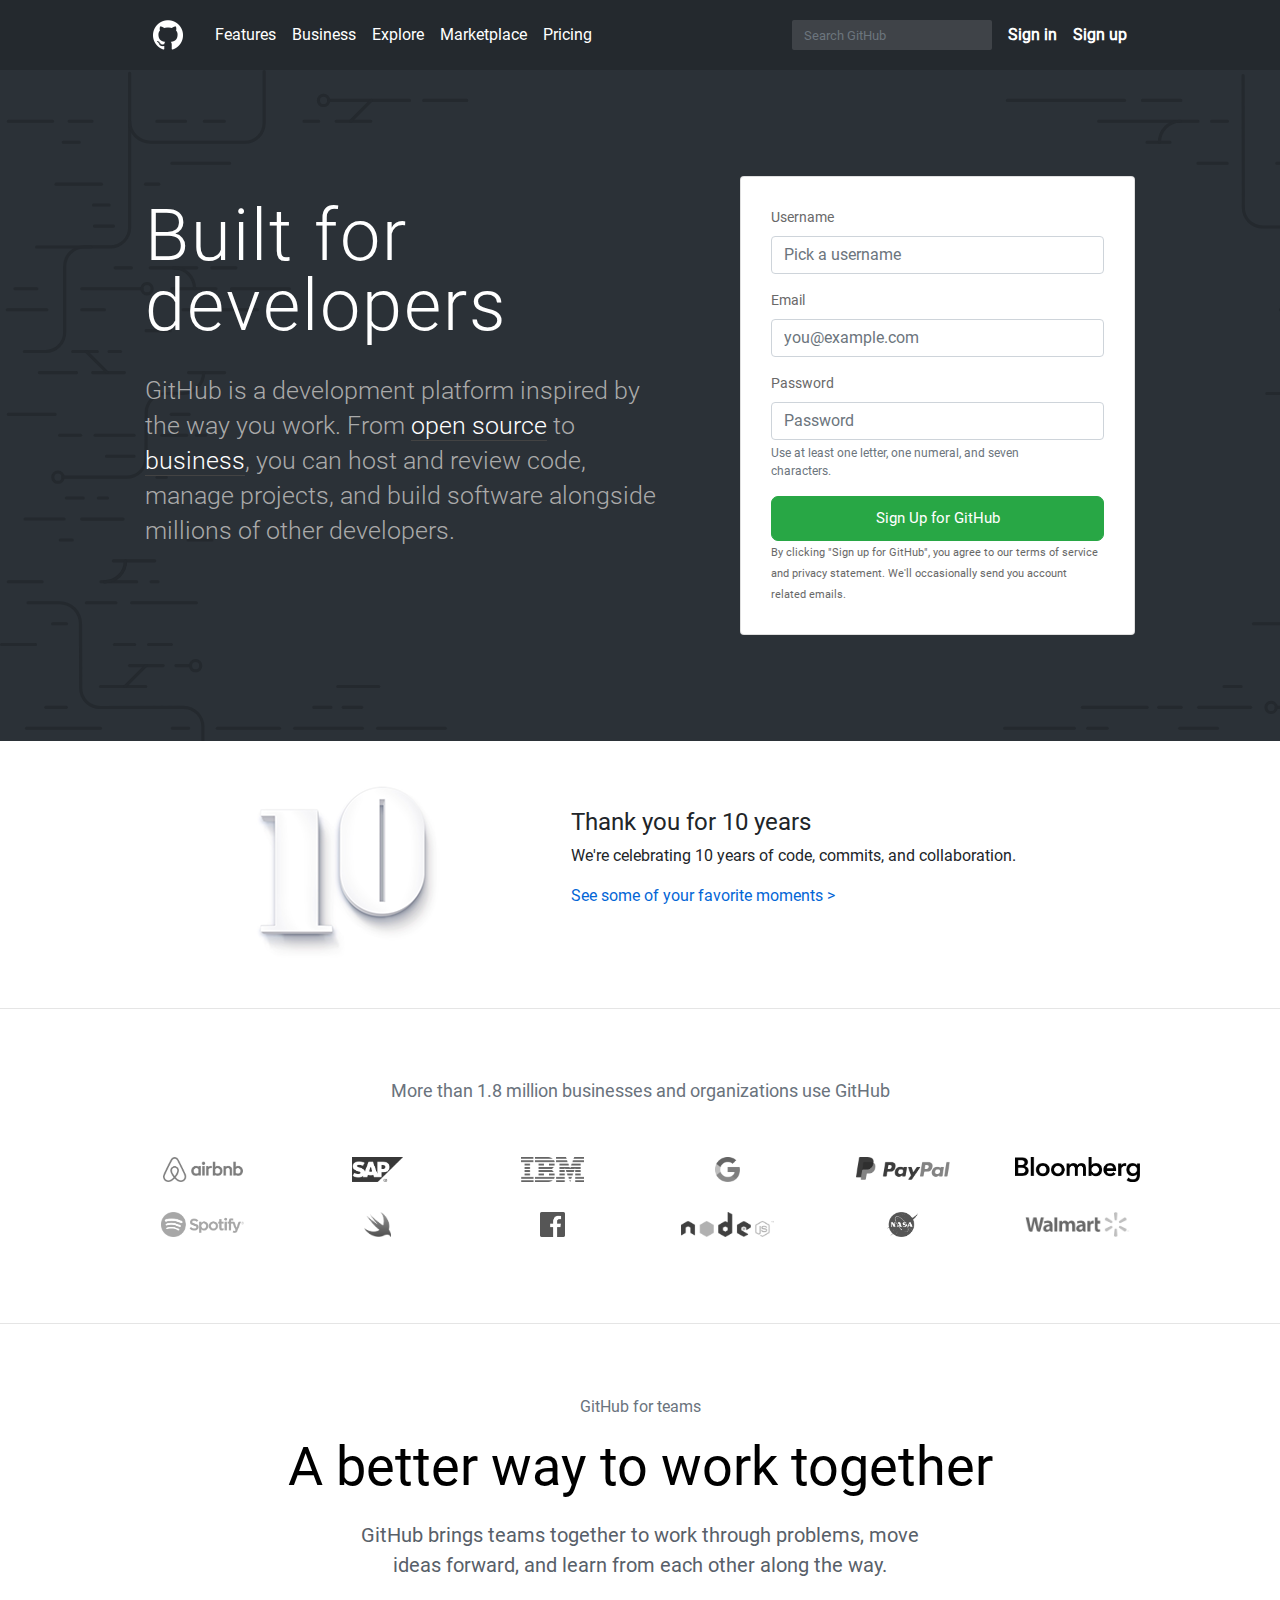
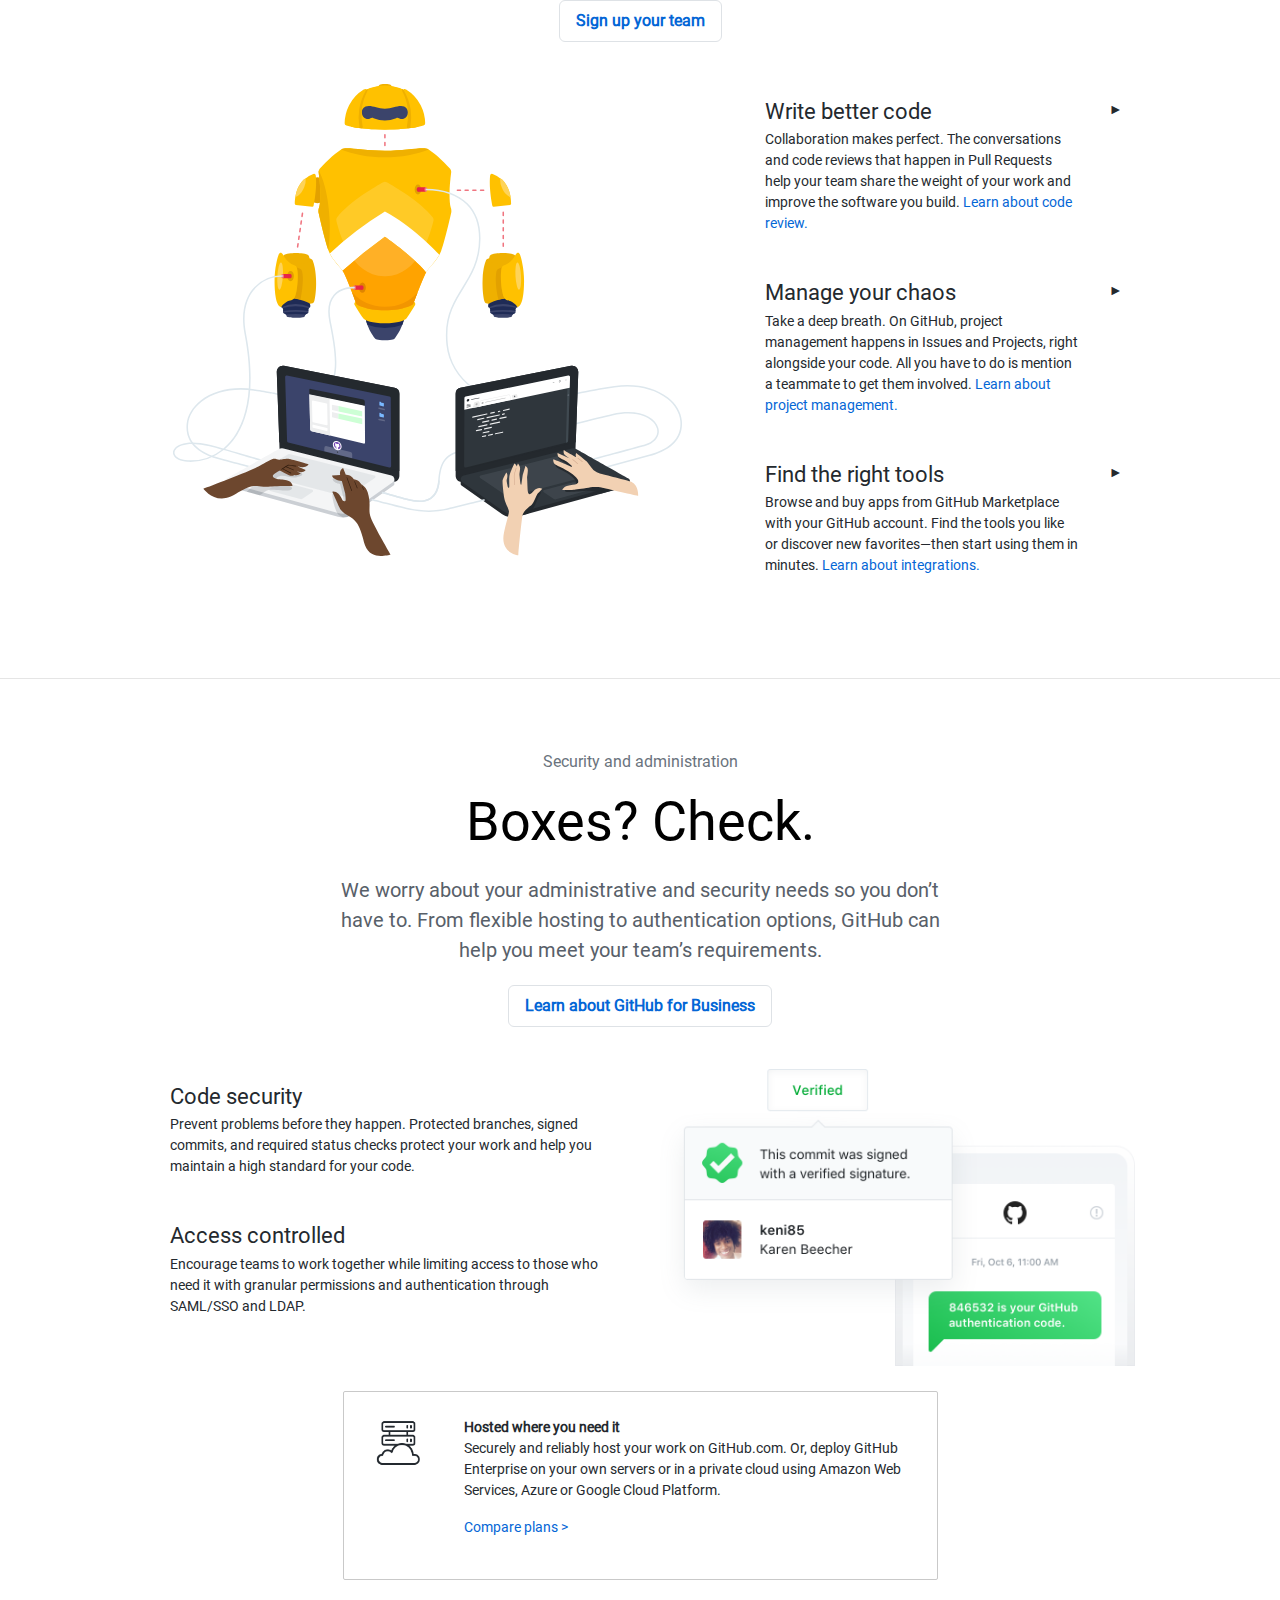
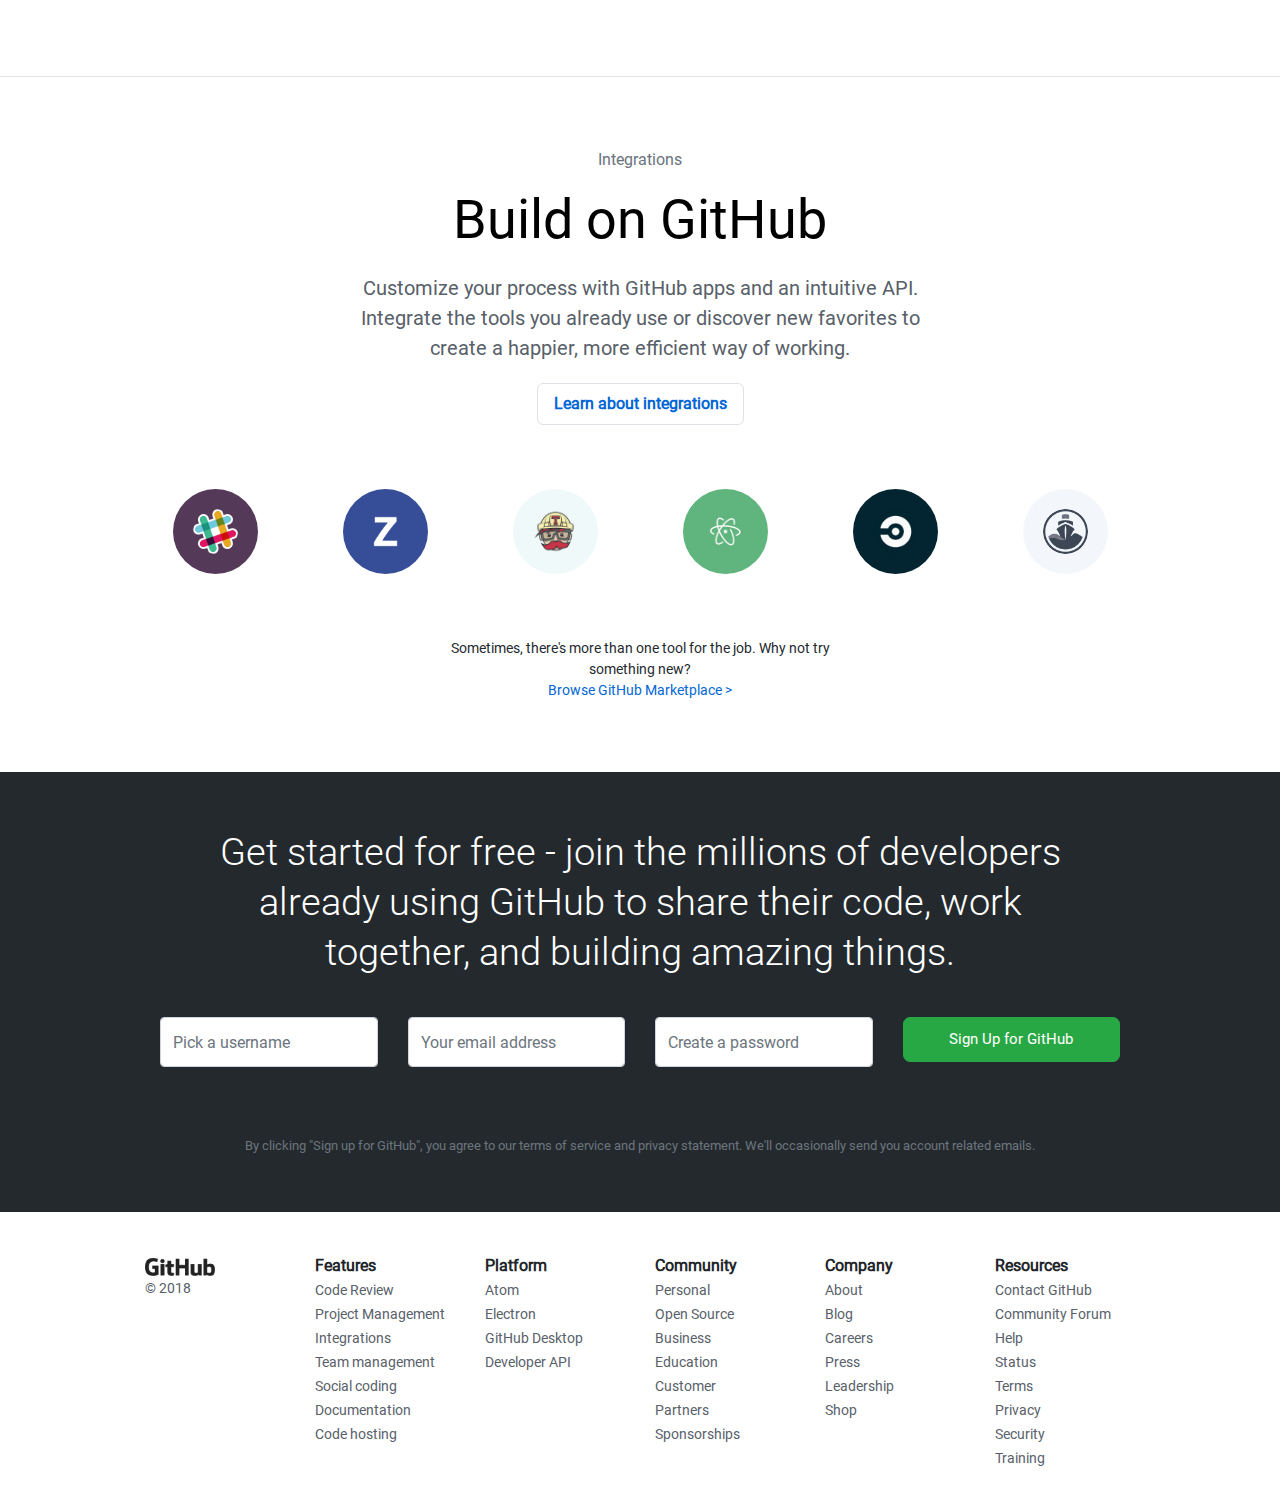
<file: GitHub/index.html>
<!DOCTYPE html>
<html lang="en">
	
   <head>
      <meta charset="UTF-8">
      <meta http-equiv="X-UA-Compatible" content="IE=edge">
      <meta name="viewport" content="width=device-width, initial-scale=1">
      <title>The world’s leading software development platform · GitHub</title>
      <!-- Bootstrap -->
      <link href="css/bootstrap-4.0.0.css" rel="stylesheet">
      <link href="css/custom.css" rel="stylesheet">
   </head>
	
   <body>
	   <!-- Navigation Bar -->
      <nav class="navbar navbar-expand-lg navbar-dark bg-dark bg-dark-grey" id="mainnav">
         <div class="container">
            <a class="navbar-brand" href="index.html"><img src="images/github_icon.png" id="brandicon" alt="GitHub Logo"></a>
            <button class="navbar-toggler" type="button" data-toggle="collapse" data-target="#navbarSupportedContent" aria-controls="navbarSupportedContent" aria-expanded="false" aria-label="Toggle navigation"> <span class="navbar-toggler-icon"></span> </button>
            <div class="collapse navbar-collapse" id="navbarSupportedContent">
               <hr class="hide-desktop sm-blank">
               <ul class="navbar-nav mr-auto">
                  <li class="nav-item"> <a class="nav-link" href="features.html">Features</a> </li>
                  <li class="nav-item"> <a class="nav-link" href="business.html">Business</a> </li>
                  <li class="nav-item"> <a class="nav-link" href="404.html">Explore</a> </li>
                  <li class="nav-item"> <a class="nav-link" href="404.html">Marketplace</a> </li>
                  <li class="nav-item"> <a class="nav-link" href="404.html">Pricing</a> </li>
               </ul>
               <form class="form-inline my-2 my-lg-0">
                  <input class="form-control mr-sm-2 searchbar" type="search" placeholder="Search GitHub" aria-label="Search">
               </form>
               <ul class="navbar-nav float-none">
                  <li class="nav-item hide-mobile float-right"> <a class="nav-link" href="404.html"><b>Sign in</b></a> </li>
                  <li class="nav-item hide-mobile float-right"> <a class="nav-link" href="404.html"><b>Sign up</b></a> </li>
                  <li class="nav-item hide-desktop float-left"><a class="nav-link" href="404.html"><b>Sign in</b></a> <a class="nav-link" href="404.html"><b>Sign up</b></a> </li>
               </ul>
            </div>
         </div>
      </nav>
	   
	   <!-- Jumbotron + Sign Up -->
         <div class="jumbotron jumbotron_home text-center mt-2">
            <hr class="blank">
            <div class="container">
               <div class="row">
                  <div class="col-md-7 col-sm-12">
                     <h1 class="display-3">Built for developers</h1>
                     <br>
                     <h4>GitHub is a development platform inspired by the way you work. From <a href="404.html">open source</a> to <a href="404.html">business</a>, you can host and review code, manage projects, and build software alongside millions of other developers.</h4>
                  </div>
                  <div class="col-md-5 col-sm-12">
                     <div class="card hide-mobile">
                        <form>
                           <div class="form-group">
                              <label for="exampleInputEmail1">Username</label>
                              <input type="text" class="form-control" placeholder="Pick a username">
                           </div>
                           <div class="form-group">
                              <label for="exampleInputEmail1">Email</label>
                              <input type="text" class="form-control" placeholder="you@example.com">
                           </div>
                           <div class="form-group">
                              <label for="exampleInputPassword1">Password</label>
                              <input type="password" class="form-control" id="exampleInputPassword1" placeholder="Password">
                              <small class="form-text text-muted">Use at least one letter, one numeral, and seven characters.</small> 
                           </div>
                           <button type="submit" class="btn btn-success btn-lg btn-block signup-btn">Sign Up for GitHub</button>
                           <small class="text-center">By clicking "Sign up for GitHub", you agree to our terms of service and privacy statement. We'll occasionally send you account related emails.</small>
                        </form>
                     </div>
                     <br class="hide-desktop">
                     <button type="submit" class="btn btn-success btn-lg btn-block signup-btn hide-desktop">Sign Up for GitHub</button>
                  </div>
               </div>
            </div>
            <hr class="blank">
         </div>

	   <!-- Section: 10 Years -->
      <section>
         <div class="container thankyou">
            <div class="row">
               <div class="col-md-5 col-sm-12 text-center"> <img src="images/10.png" alt="10 years"> </div>
               <div class="col-md-7 col-sm-12 text-left vertical-center center-on-mobile">
                  <hr class="blank">
                  <h4>Thank you for 10 years</h4>
                  <p>We're celebrating 10 years of code, commits, and collaboration.</p>
                  <p><a href="">See some of your favorite moments &gt;</a></p>
               </div>
            </div>
         </div>
      </section>
	   
      <hr>
	   
	   <!-- Section: Business List -->
      <section>
         <div class="container business_list">
            <div class="row text-center">
               <div class="col-12">
                  <h4 id="business-intro-title">More than 1.8 million businesses and organizations use GitHub</h4>
               </div>
            </div>
            <br>
            <div class="row">
               <div class="col-md-2 col-4"> <img src="images/logos/airbnb-logo.png" class="sm-logo-bw" alt="airbnb"> </div>
               <div class="col-md-2 col-4"> <img src="images/logos/sap-logo.png" class="sm-logo-bw" alt="airbnb"> </div>
               <div class="col-md-2 col-4"> <img src="images/logos/ibm-logo.png" class="sm-logo-bw" alt="airbnb"> </div>
               <div class="col-md-2 col-4"> <img src="images/logos/google-logo.png" class="sm-logo-bw" alt="airbnb"> </div>
               <div class="col-md-2 col-4"> <img src="images/logos/paypal-logo.png" class="sm-logo-bw" alt="airbnb"> </div>
               <div class="col-md-2 col-4"> <img src="images/logos/bloomberg-logo.png" class="sm-logo-bw" alt="airbnb"> </div>
               <div class="col-md-2 col-4"> <img src="images/logos/spotify-logo.png" class="sm-logo-bw" alt="airbnb"> </div>
               <div class="col-md-2 col-4"> <img src="images/logos/swift-logo.png" class="sm-logo-bw" alt="airbnb"> </div>
               <div class="col-md-2 col-4"> <img src="images/logos/facebook-logo.png" class="sm-logo-bw" alt="airbnb"> </div>
               <div class="col-md-2 col-4"> <img src="images/logos/node-logo.png" class="sm-logo-bw" alt="airbnb"> </div>
               <div class="col-md-2 col-4"> <img src="images/logos/nasa-logo.png" class="sm-logo-bw" alt="airbnb"> </div>
               <div class="col-md-2 col-4"> <img src="images/logos/walmart-logo.png" class="sm-logo-bw" alt="airbnb"> </div>
            </div>
         </div>
      </section>
	   
      <hr>
	   
	   <!-- Section: GitHub Teams -->
      <section>
         <div class="container githubteams">
            <div class="row">
               <div class="col-12">
                  <p class="sm-text">GitHub for teams</p>
                  <h1 class="display-4 section-title">A better way to work together</h1>
                  <p class="section-subtitle">GitHub brings teams together to work through problems, move ideas forward, and learn from each other along the way.</p>
                  <a href="404.html" class="btn btn-default border p-2 pl-3 pr-3 standard-btn" role="button"><b>Sign up your team</b></a> 
               </div>
            </div>
            <hr class="blank">
            <div class="row">
               <div class="col-md-7"> <img src="images/teams-robot.svg" alt="GitHub teams robot" id="robotImage"> </div>
               <div class="col-md-5">
                  <a href="404.html">
                     <div class="row featurebox">
                        <div class="col-md-11 col-11">
                           <h5 class="featurebox-title">Write better code</h5>
                           <p class="featurebox-description">Collaboration makes perfect. The conversations and code reviews that happen in Pull Requests help your team share the weight of your work and improve the software you build. <span class="txt-blue">Learn about code review.</span></p>
                        </div>
                        <div class="col-md-1 col-1"> <span class="featurebox-description arrow">&#9658;</span> </div>
                     </div>
                  </a>
                  <a href="404.html">
                     <div class="row featurebox">
                        <div class="col-md-11 col-11">
                           <h5 class="featurebox-title">Manage your chaos</h5>
                           <p class="featurebox-description">Take a deep breath. On GitHub, project management happens in Issues and Projects, right alongside your code. All you have to do is mention a teammate to get them involved. <span class="txt-blue">Learn about project management.</span></p>
                        </div>
                        <div class="col-md-1 col-1"> <span class="featurebox-description arrow">&#9658;</span> </div>
                     </div>
                  </a>
                  <a href="404.html">
                     <div class="row featurebox">
                        <div class="col-md-11 col-11">
                           <h5 class="featurebox-title">Find the right tools</h5>
                           <p class="featurebox-description">Browse and buy apps from GitHub Marketplace with your GitHub account. Find the tools you like or discover new favorites—then start using them in minutes. <span class="txt-blue">Learn about integrations.</span></p>
                        </div>
                        <div class="col-md-1 col-1"> <span class="featurebox-description arrow">&#9658;</span> </div>
                     </div>
                  </a>
               </div>
            </div>
         </div>
      </section>
	   
      <hr>
	   
	   <!-- Section: Security and Admin -->
      <section>
         <div class="container securityadmin">
            <div class="row">
               <div class="col-12">
                  <p class="sm-text">Security and administration</p>
                  <h1 class="display-4 section-title">Boxes? Check.</h1>
                  <p class="section-subtitle">We worry about your administrative and security needs so you don’t have to. From flexible hosting to authentication options, GitHub can help you meet your team’s requirements.</p>
                  <a href="404.html" class="btn btn-default border p-2 pl-3 pr-3 standard-btn" role="button"><b>Learn about GitHub for Business</b></a> 
               </div>
            </div>
            <hr class="blank">
            <div class="row">
               <div class="col-md-6 hide-desktop"> <img src="images/verified.png" alt="GitHub for Business" class="side_img"> </div>
               <div class="col-md-6">
                  <div class="row featurebox">
                     <div class="col-12">
                        <h5 class="featurebox-title">Code security</h5>
                        <p class="featurebox-description">Prevent problems before they happen. Protected branches, signed commits, and required status checks protect your work and help you maintain a high standard for your code.</p>
                     </div>
                  </div>
                  <div class="row featurebox">
                     <div class="col-12">
                        <h5 class="featurebox-title">Access controlled</h5>
                        <p class="featurebox-description">Encourage teams to work together while limiting access to those who need it with granular permissions and authentication through SAML/SSO and LDAP.</p>
                     </div>
                  </div>
               </div>
               <div class="col-md-6 hide-mobile"> <img src="images/verified.png" alt="GitHub for Business" class="side_img"> </div>
            </div>
            <div class="row">
               <div class="col-md-7 col-sm-9 col-11 highlight-box">
                  <div class="row">
                     <div class="col-2"><img src="images/server.png" class="icon" alt="Server"></div>
                     <div class="col-10">
                        <strong>Hosted where you need it</strong>
                        <p>Securely and reliably host your work on GitHub.com. Or, deploy GitHub Enterprise on your own servers or in a private cloud using Amazon Web Services, Azure or Google Cloud Platform.</p>
                        <p><a href="404.html">Compare plans &gt;</a></p>
                     </div>
                  </div>
               </div>
            </div>
         </div>
      </section>
	   
      <hr>
	   
	   <!-- Section: Integration -->
      <section>
         <div class="container integration">
            <div class="row">
               <div class="col-12">
                  <p class="sm-text">Integrations</p>
                  <h1 class="display-4 section-title">Build on GitHub</h1>
                  <p class="section-subtitle">Customize your process with GitHub apps and an intuitive API. Integrate the tools you already use or discover new favorites to create a happier, more efficient way of working.</p>
                  <a href="404.html" class="btn btn-default border p-2 pl-3 pr-3 standard-btn" role="button"><b>Learn about integrations</b></a> 
               </div>
            </div>
            <br>
            <div class="row">
               <div class="col-md-2 col-sm-4 col-4"><img src="images/integration-logo/slackhq.png" alt="Slack" class="integration_icon rounded-circle" id="slackICON" data-toggle="tooltip" data-placement="bottom" title="Slack"></div>
               <div class="col-md-2 col-sm-4 col-4"><img src="images/integration-logo/zenhubio.png" alt="Zenhub" class="integration_icon rounded-circle" id="zenhubICON" data-toggle="tooltip" data-placement="bottom" title="ZenHub"></div>
               <div class="col-md-2 col-sm-4 col-4"><img src="images/integration-logo/travis-ci.png" alt="Travis CL" class="integration_icon rounded-circle" id="travisICON" data-toggle="tooltip" data-placement="bottom" title="Travis Cl"></div>
               <div class="col-md-2 col-sm-4 col-4"><img src="images/integration-logo/atom.png" alt="Atom" class="integration_icon rounded-circle" id="atomICON" data-toggle="tooltip" data-placement="bottom" title="Atom"></div>
               <div class="col-md-2 col-sm-4 col-4"><img src="images/integration-logo/circleci.png" alt="Circle Ci" class="integration_icon rounded-circle" id="circleICON" data-toggle="tooltip" data-placement="bottom" title="Circle Cl"></div>
               <div class="col-md-2 col-sm-4 col-4"><img src="images/integration-logo/codeship.png" alt="Codeship" class="integration_icon rounded-circle" id="codeshipICON" data-toggle="tooltip" data-placement="bottom" title="Codeship"></div>
            </div>
            <br>
            <div class="row">
               <div class="col-md-5 col-sm-7 col-10 ml-auto mr-auto">
                  <p class="featurebox-description text-center">Sometimes, there's more than one tool for the job. Why not try something new?<br>
                     <a href="404.html">Browse GitHub Marketplace &gt;</a> 
                  </p>
               </div>
            </div>
         </div>
      </section>
	   
	   <!-- Join Today Section -->
      <section class="bg-dark-grey">
         <div class="container jointoday">
            <div class="row">
               <div class="col-12">
                  <p class="large-white-text text-white">Get started for free - join the millions of developers already using GitHub to share their code, work together, and building amazing things.</p>
                  <br>
               </div>
            </div>
            <div class="row mx-auto">
               <div class="col-md-3 col-12">
                  <input type="text" class="form-control bigger-form-box" placeholder="Pick a username">
                  <br>
               </div>
               <div class="col-md-3 col-12">
                  <input type="text" class="form-control bigger-form-box" placeholder="Your email address">
                  <br>
               </div>
               <div class="col-md-3 col-12">
                  <input type="password" class="form-control bigger-form-box" placeholder="Create a password">
                  <br>
               </div>
               <div class="col-md-3 col-12">
                  <button type="submit" class="btn btn-success btn-lg btn-block signup-btn">Sign Up for GitHub</button>
               </div>
            </div>
            <hr class="blank">
            <small class="text-muted text-center">By clicking "Sign up for GitHub", you agree to our terms of service and privacy statement. We'll occasionally send you account related emails.</small> 
         </div>
      </section>
	   
	   <!-- Footer -->
      <footer>
         <div class="container">
            <hr class="blank">
            <div class="row">
               <div class="col-md-2 col-12">
                  <img src="images/github_logo.png" class="github_logo" alt="GitHub logo"><br>
                  <p class="sm-text"> &copy; 2018</p>
               </div>
               <div class="col-md-2 col-6"> <span class="link-head">Features</span><br>
                  <a href="404.html">Code Review</a> <br>
                  <a href="404.html">Project Management</a><br>
                  <a href="404.html">Integrations</a><br>
                  <a href="404.html">Team management</a><br>
                  <a href="404.html">Social coding</a><br>
                  <a href="404.html">Documentation</a><br>
                  <a href="404.html">Code hosting</a><br>
               </div>
               <div class="col-md-2 col-6"> <span class="link-head">Platform</span><br>
                  <a href="404.html">Atom</a> <br>
                  <a href="404.html">Electron</a><br>
                  <a href="404.html">GitHub Desktop</a><br>
                  <a href="404.html">Developer API</a><br>
               </div>
               <div class="col-md-2 col-6"> <span class="link-head">Community</span><br>
                  <a href="404.html">Personal</a> <br>
                  <a href="404.html">Open Source</a><br>
                  <a href="404.html">Business</a><br>
                  <a href="404.html">Education</a><br>
                  <a href="404.html">Customer</a><br>
                  <a href="404.html">Partners</a><br>
                  <a href="404.html">Sponsorships</a><br>
               </div>
               <div class="col-md-2 col-6"> <span class="link-head">Company</span><br>
                  <a href="404.html">About</a> <br>
                  <a href="404.html">Blog</a><br>
                  <a href="404.html">Careers</a><br>
                  <a href="404.html">Press</a><br>
                  <a href="404.html">Leadership</a><br>
                  <a href="404.html">Shop</a><br>
               </div>
               <div class="col-md-2 col-6"> <span class="link-head">Resources</span><br>
                  <a href="404.html">Contact GitHub</a> <br>
                  <a href="404.html">Community Forum</a><br>
                  <a href="404.html">Help</a><br>
                  <a href="404.html">Status</a><br>
                  <a href="404.html">Terms</a><br>
                  <a href="404.html">Privacy</a><br>
                  <a href="404.html">Security</a><br>
                  <a href="404.html">Training</a><br>
               </div>
            </div>
         </div>
         <hr class="blank">
      </footer>
      <!-- jQuery (necessary for Bootstrap's JavaScript plugins) --> 
      <script src="js/jquery-3.2.1.min.js"></script> 
      <!-- Include all compiled plugins (below), or include individual files as needed --> 
      <script src="js/popper.min.js"></script> 
      <script src="js/bootstrap-4.0.0.js"></script>
   </body>
</html>
</file>
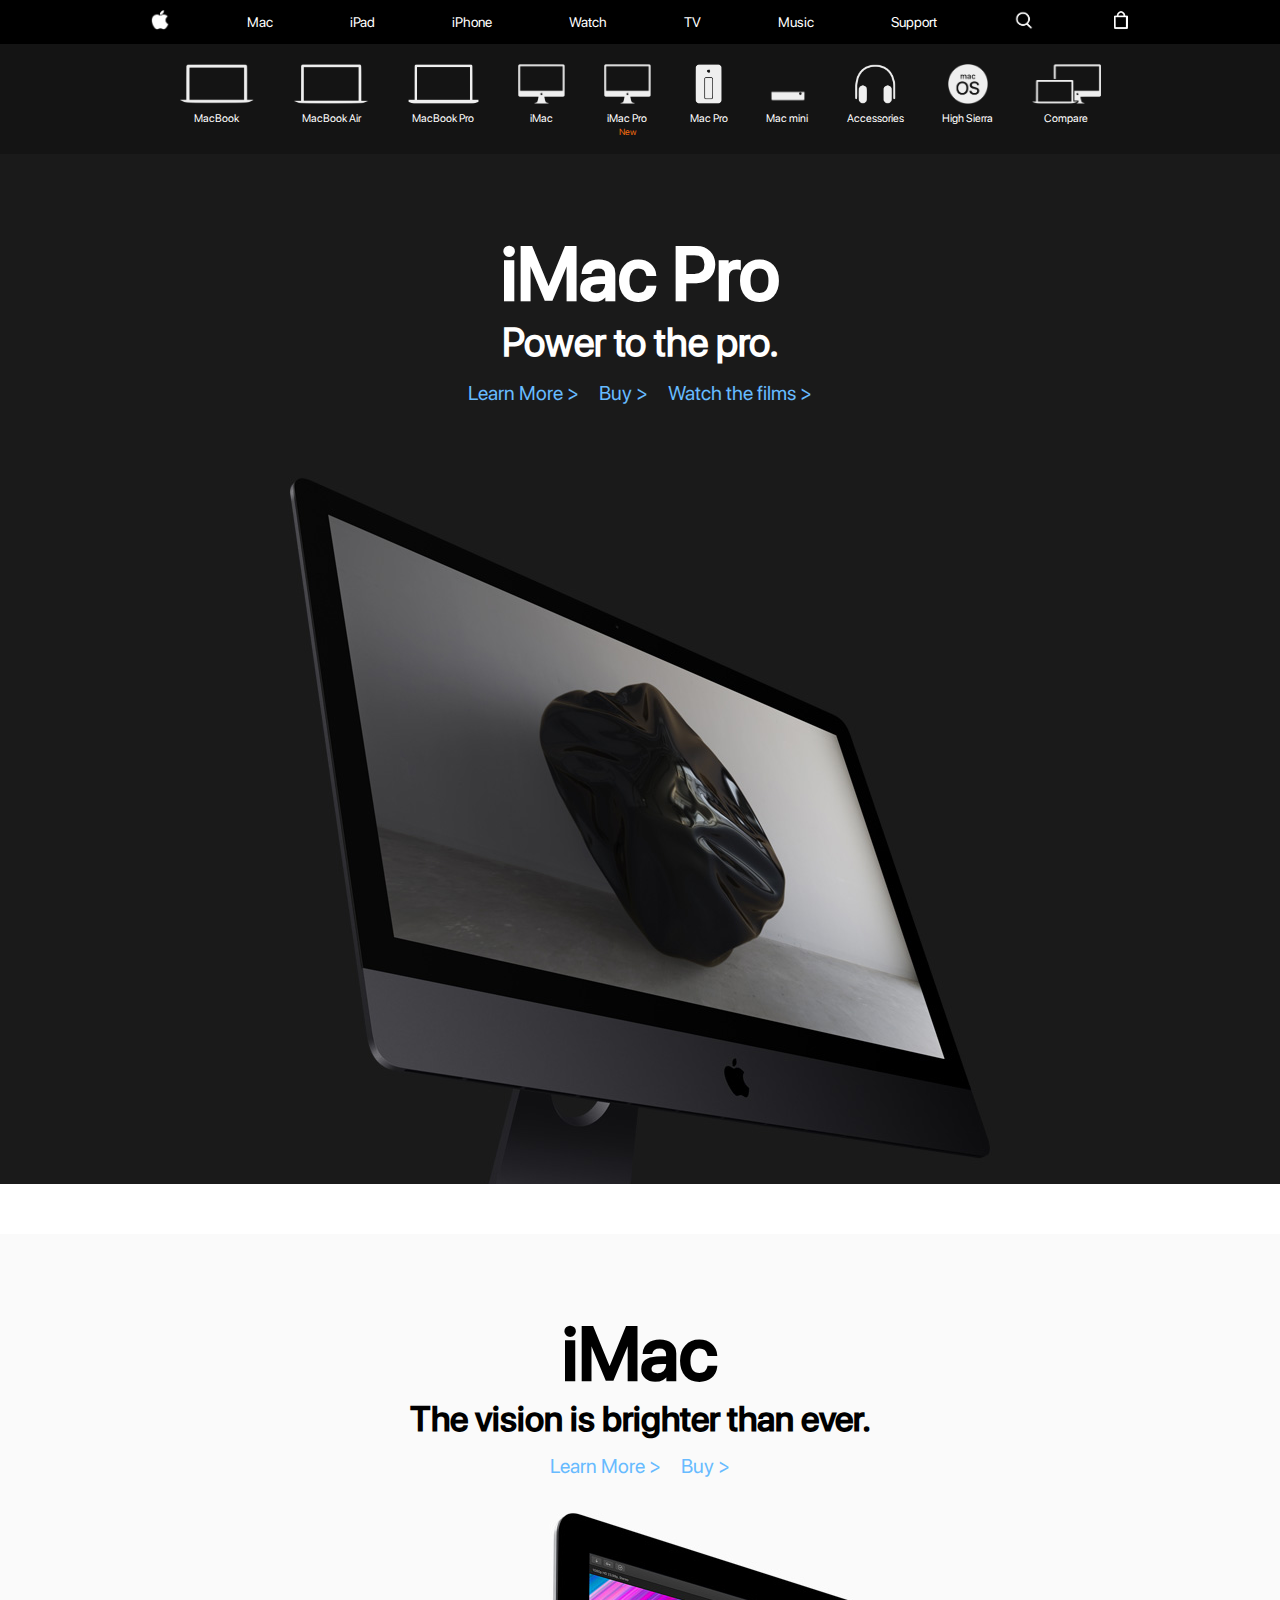
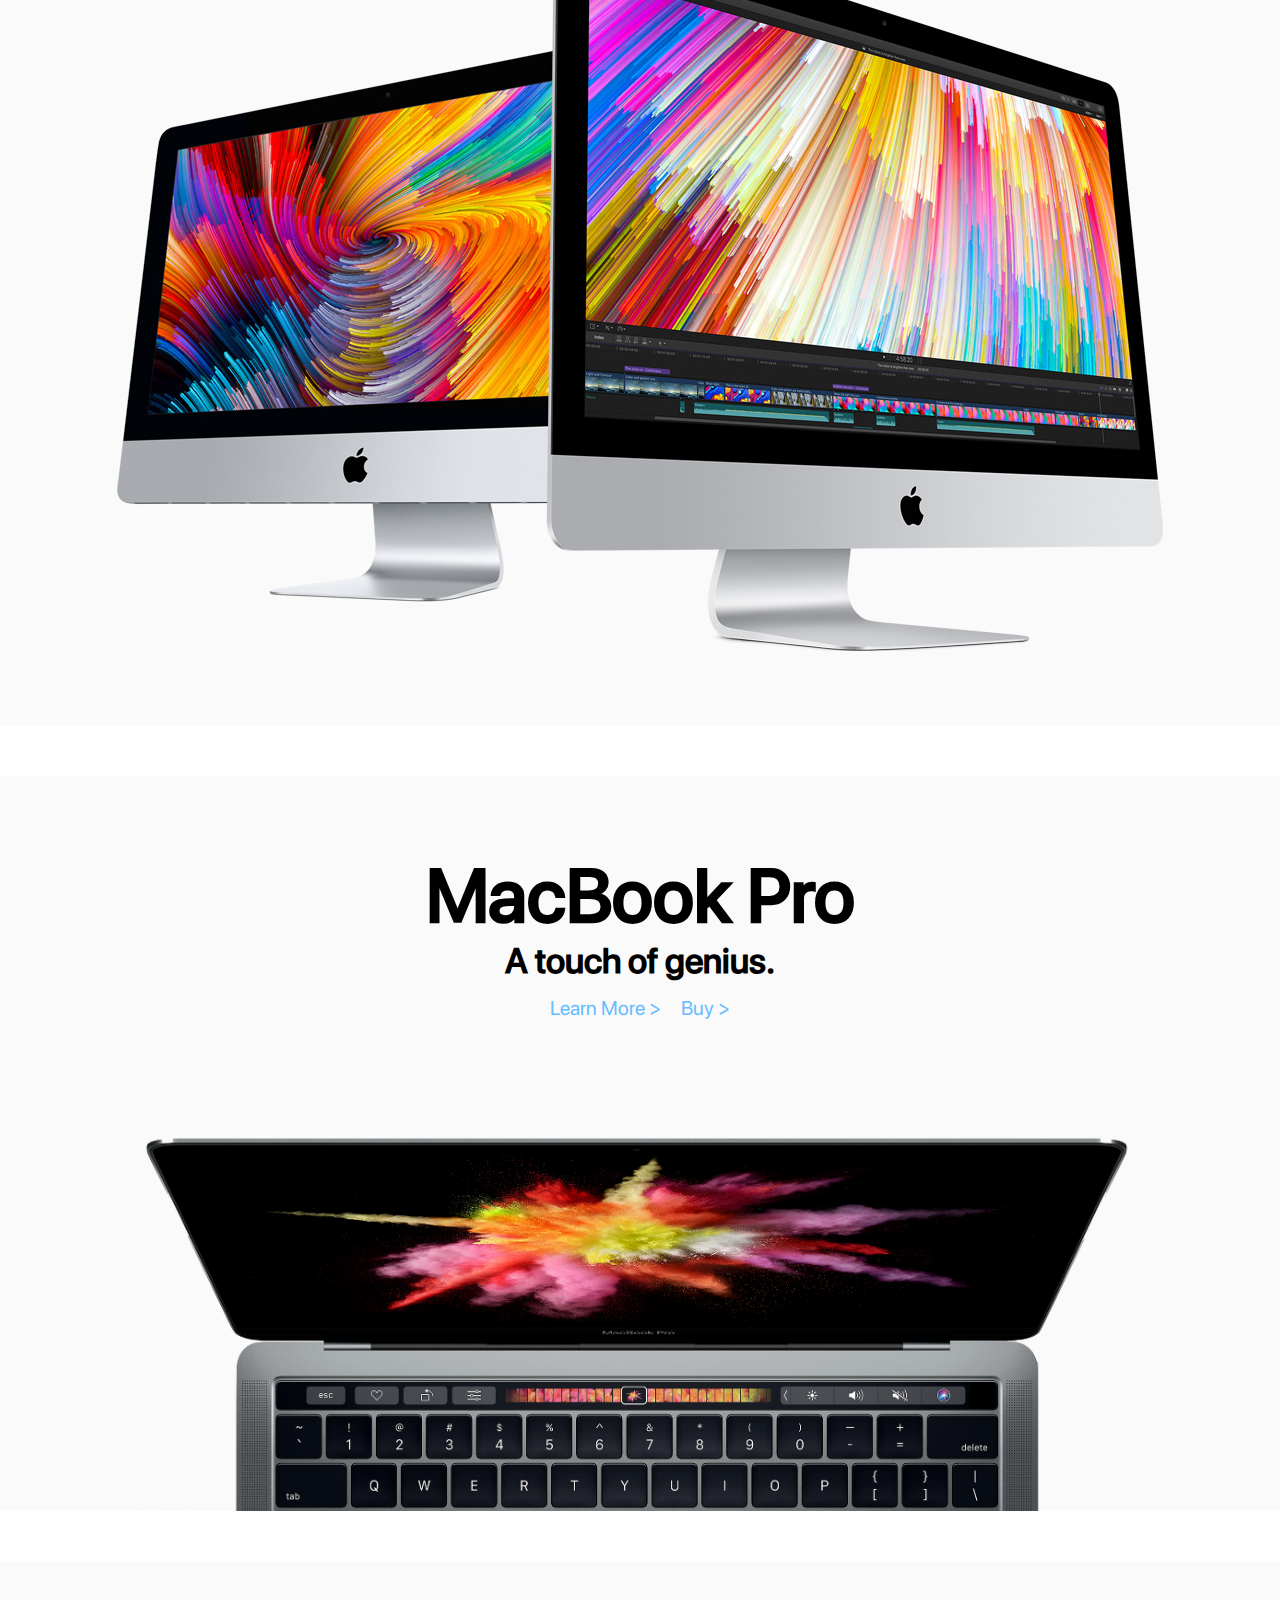
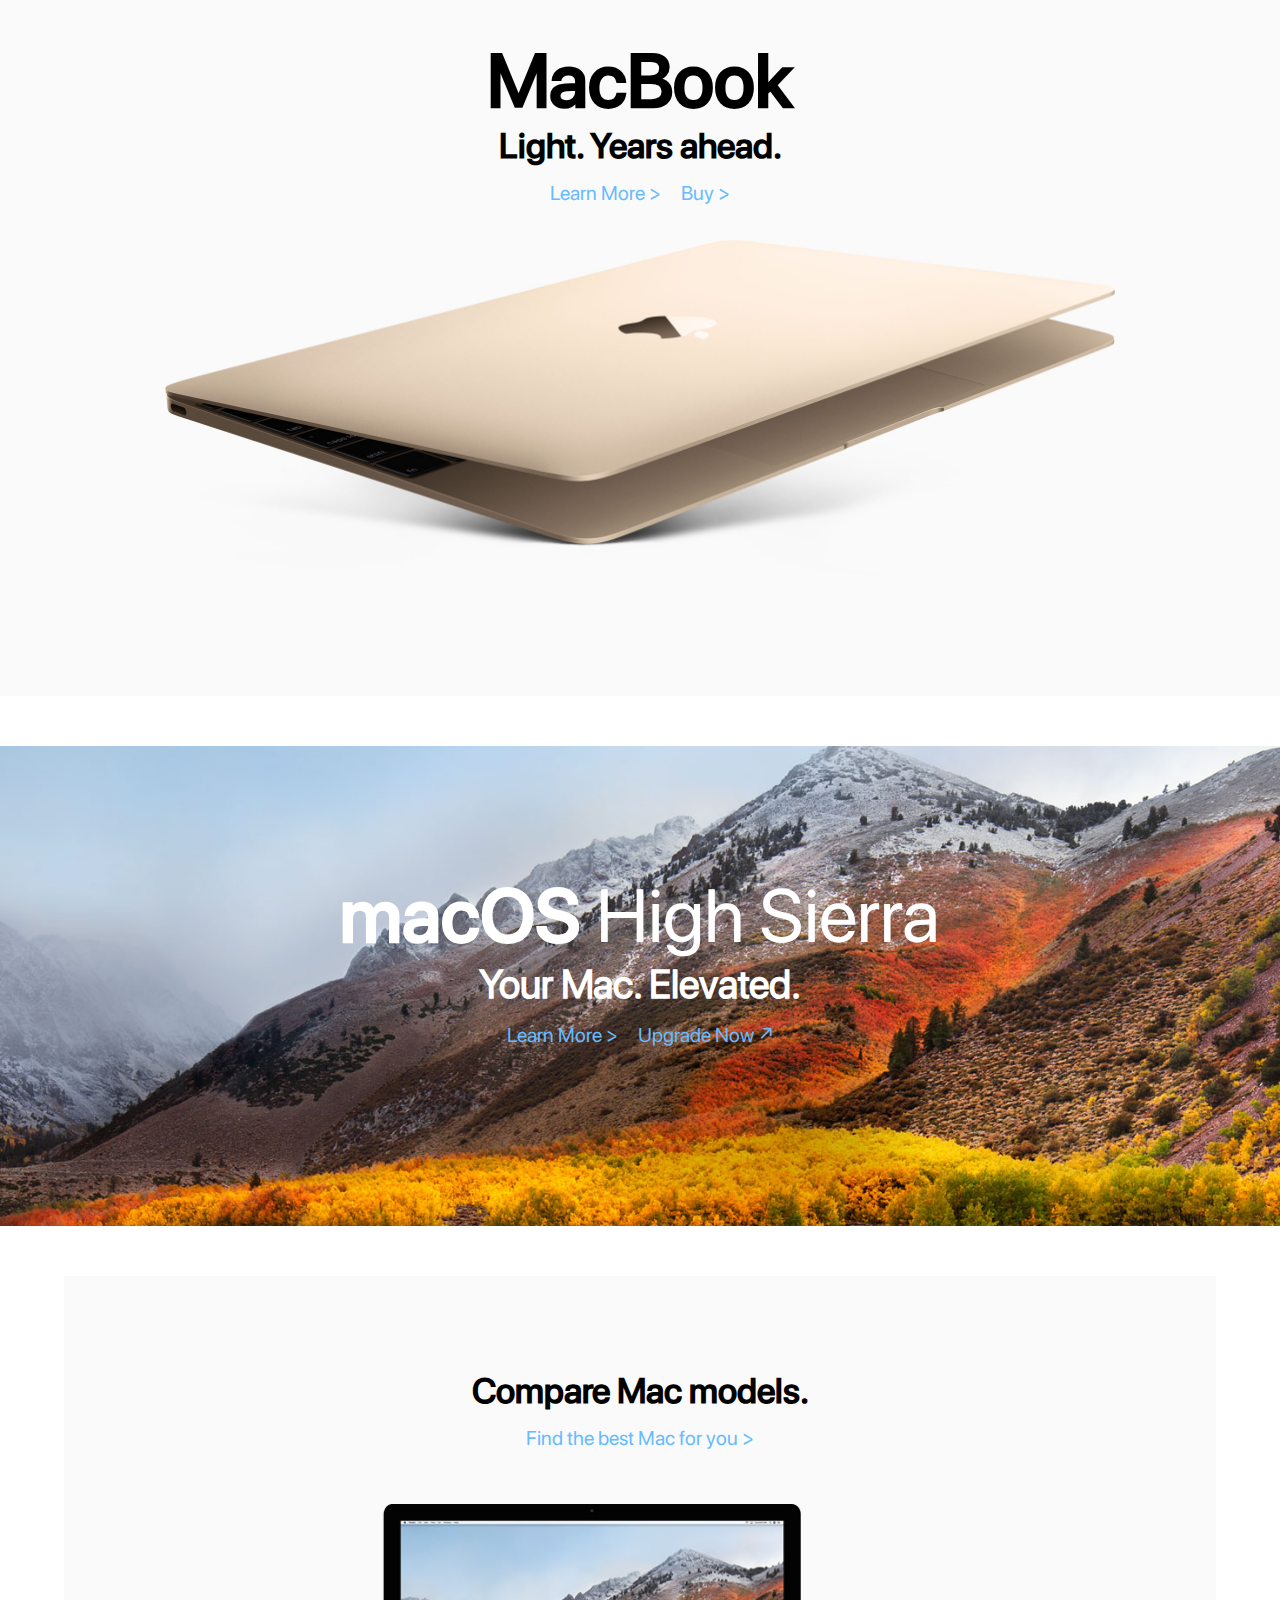
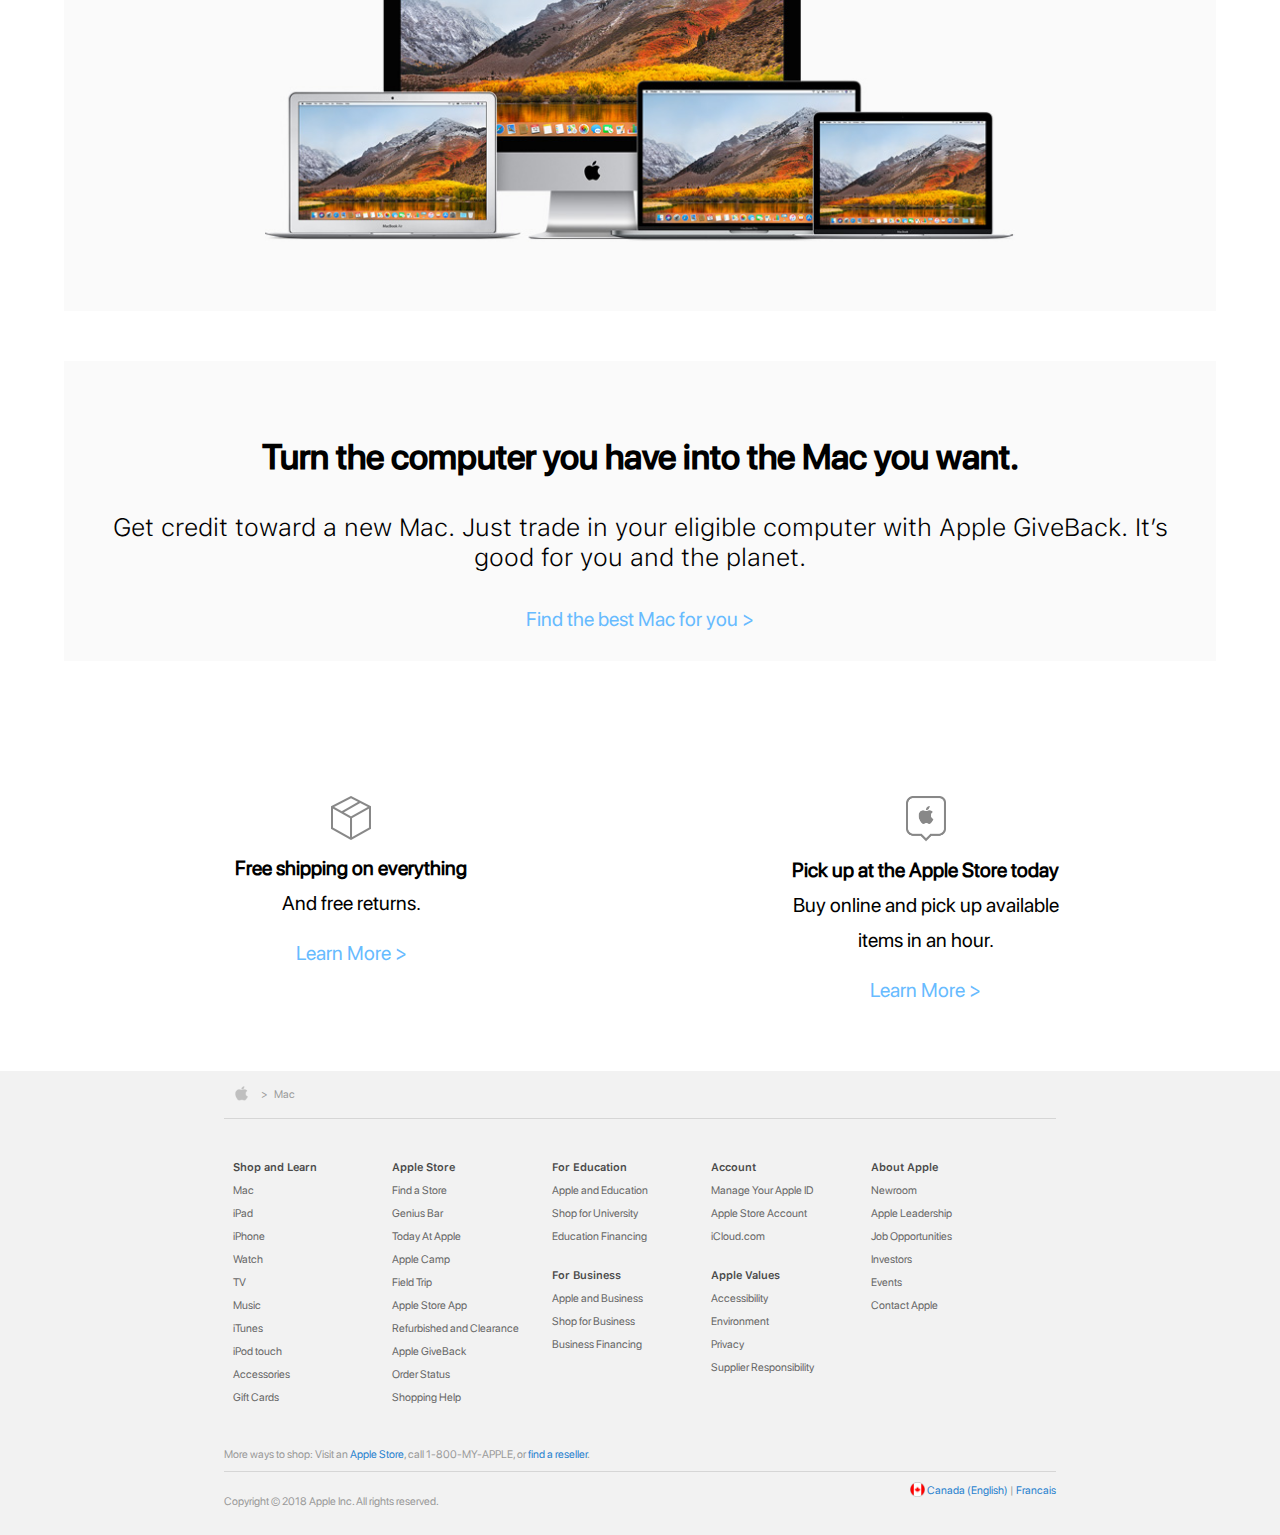
<file: Apple/mac.html>
<!doctype html>
<html>
	
<head>
	<meta charset="UTF-8">
	<title>Mac - Apple (CA)</title>
	<link href="style.css" rel="stylesheet" type="text/css">
	<meta name="viewport" content="width=device-width, initial-scale=1.0">
</head>

<body>
	<!-- Navigation Area -->
	<nav id="nav_mac">
		<a href="#" id="mobile_menu_icon" class="left"><img src="img/nav_mobile.png" class="logo-sm nav_item hideOnDesktop" alt="Menu"></a>
		<a href="index.html"><img src="img/apple_sm.png" class="logo-sm nav_item" alt="Apple Logo"></a>
		<a href="mac.html"><div class="nav_item nav_desktop">Mac</div></a>
		<a href="comingsoon.html"><div class="nav_item nav_desktop">iPad</div></a>
		<a href="comingsoon.html"><div class="nav_item nav_desktop">iPhone</div></a>
		<a href="comingsoon.html"><div class="nav_item nav_desktop">Watch</div></a>
		<a href="tv.html"><div class="nav_item nav_desktop">TV</div></a>
		<a href="comingsoon.html"><div class="nav_item nav_desktop">Music</div></a>
		<a href="comingsoon.html"><div class="nav_item nav_desktop">Support</div></a>
		<a href="comingsoon.html"><img src="img/search.png" class="logo-sm nav_item nav_desktop" alt="Search"></a>
		<a href="comingsoon.html"><img src="img/basket.png" class="logo-sm nav_item nav_desktop" alt="Shopping Bag"></a>
		<a href="comingsoon.html" class="right"><img src="img/basket.png" class="logo-sm nav_item hideOnDesktop" alt="Shopping Bag"></a>
		<div id="mobile-menu">
			<a href="mac.html">Mac</a>
			<a href="comingsoon.html">iPad</a>
			<a href="comingsoon.html">iPhone</a>
			<a href="comingsoon.html">Watch</a>
			<a href="tv.html">TV</a>
			<a href="comingsoon.html">Music</a>
			<a href="comingsoon.html">Support</a>
			<a href="comingsoon.html" id="mobile-search">
				<img src="img/search.png" class="logo-sm" alt="Search"> Search apple.com/ca
			</a>
		</div>
	</nav>
	
	<div class="subnav" id="macsubmenu">
		<div class="flex-grid">
			<section class="col">
				<a href="comingsoon.html">
				<figure><img src="img/mac/icons/icon_macbook.png" alt="macbook icon"></figure>
				<figcaption>MacBook</figcaption>
					</a>
			</section>
			<section class="col">
				<a href="comingsoon.html">
				<figure><img src="img/mac/icons/icon_macbookair.png" alt="macbook air icon"></figure>
				<figcaption>MacBook Air</figcaption>
					</a>
			</section>
			<section class="col">
				<a href="comingsoon.html">
				<figure><img src="img/mac/icons/icon_macbookpro.png" alt="macbook pro icon"></figure>
				<figcaption>MacBook Pro</figcaption>
					</a>
			</section>
			<section class="col">
				<a href="comingsoon.html">
				<figure><img src="img/mac/icons/icon_imac.png" alt="imac icon"></figure>
				<figcaption>iMac</figcaption>
					</a>
			</section>
			<section class="col">
				<a href="comingsoon.html">
				<figure><img src="img/mac/icons/icon_imac.png" alt="imac pro icon"></figure>
				<figcaption>iMac Pro<br><span class="NEW_label">New</span></figcaption>
					</a>
			</section>
			<section class="col hideOnMobile">
				<a href="comingsoon.html">
				<figure><img src="img/mac/icons/icon_macpro.png" alt="macbook icon"></figure>
				<figcaption>Mac Pro</figcaption>
					</a>
			</section>
			<section class="col hideOnMobile">
				<a href="comingsoon.html">
				<figure><img src="img/mac/icons/icon_macmini.png" alt="macbook icon"></figure>
				<figcaption>Mac mini</figcaption>
					</a>
			</section>
			<section class="col hideOnMobile">
				<a href="#">
				<figure><img src="img/mac/icons/icon_accessories.png" alt="macbook icon"></figure>
				<figcaption>Accessories</figcaption>
					</a>
			</section>
			<section class="col hideOnMobile">
				<a href="#">
				<figure><img src="img/mac/icons/icon_macos.png" alt="macbook icon"></figure>
				<figcaption>High Sierra</figcaption>
					</a>
			</section>
			<section class="col hideOnMobile">
				<a href="#">
				<figure><img src="img/mac/icons/icon_compare.png" alt="macbook icon"></figure>
				<figcaption>Compare</figcaption>
					</a>
			</section>
		</div>
	</div>

	<!-- iMac Pro Section -->
	<section id="mac_iMacPro">
		<h1 class="ItemProductLabel_dark">iMac Pro</h1>
		<h2 class="ItemProductCaption_dark">Power to the pro.</h2>
		<div class="ItemProductLinks"><a href="comingsoon.html">Learn More &gt;</a> &nbsp; &nbsp;
		<a href="comingsoon.html">Buy &gt;</a> &nbsp; &nbsp;
		<a href="comingsoon.html">Watch the films &gt;</a></div>
		<figure>
			<img src="img/mac/imac_pro.jpg" class="productImageHome" alt="iMac Pro">
		</figure>
		<figcaption class="hidden">iMac Pro</figcaption>
		</section>
	
	<hr class="thickWhiteLine_product">
	
	<!-- iMac Section -->
	<section id="mac_iMac">
		<h1 class="ItemProductLabel_light">iMac</h1>
		<h2 class="ItemProductCaption_light">The vision is brighter than ever.</h2>
		<div class="ItemProductLinks"><a href="comingsoon.html">Learn More &gt;</a> &nbsp; &nbsp;
		<a href="comingsoon.html">Buy &gt;</a></div>
		<figure>
			<img src="img/mac/imac.jpg" class="productImageHome" alt="iMac">
		</figure>
		<figcaption class="hidden">iMac 2017</figcaption>
	</section>
	
	<hr class="thickWhiteLine_product">
	
	<!-- Macbook Pro Section -->
	<section id="mac_macbookpro">
		<h1 class="ItemProductLabel_light">MacBook Pro</h1>
		<h2 class="ItemProductCaption_light">A touch of genius.</h2>
		<div class="ItemProductLinks"><a href="comingsoon.html">Learn More &gt;</a> &nbsp; &nbsp;
		<a href="comingsoon.html">Buy &gt;</a></div>
		<figure>
			<img src="img/mac/macbook.png" class="productImageHome" alt="MacBook Pro">
		</figure>
		<figcaption class="hidden">MacBook Pro 2017</figcaption>
	</section>
	
	<hr class="thickWhiteLine_product">
	
	<!-- Macbook Pro Section -->
	<section id="mac_macbook">
		<h1 class="ItemProductLabel_light">MacBook</h1>
		<h2 class="ItemProductCaption_light">Light. Years ahead.</h2>
		<div class="ItemProductLinks"><a href="comingsoon.html">Learn More &gt;</a> &nbsp; &nbsp;
		<a href="comingsoon.html">Buy &gt;</a></div>
		<figure>
			<img src="img/mac/macbook_slim.jpg" class="productImageHome" alt="MacBook">
		</figure>
		<figcaption class="hidden">Macbook (Gold)</figcaption>
	</section>
	
	<hr class="thickWhiteLine_product">
	
	<!-- macOS Section -->
	<section id="mac_macOS">
		<h1 class="ItemProductLabel_dark">macOS <span class="slim">High Sierra</span></h1>
		<h2 class="ItemProductCaption_dark">Your Mac. Elevated.</h2>
		<div class="ItemProductLinks"><a href="comingsoon.html">Learn More &gt;</a> &nbsp; &nbsp;
			<a href="comingsoon.html">Upgrade Now &#8599;</a></div>
	</section>
	
	<hr class="thickWhiteLine_product">
	
	<!-- compare Section -->
	<section id="mac_compare">
		<figure>
			<img src="img/mac/compare.jpg" class="productImageHome hideOnDesktop" alt="Compare MacBooks">
		</figure>
		<figcaption class="hidden">Compare iMac/MacBook</figcaption>
		<br>
		<h1 class="ItemProductCaption_light">Compare Mac models.</h1>
		<div class="ItemProductLinks"><a href="comingsoon.html">Find the best Mac for you &gt;</a></div>
		<br>
		<figure>
			<img src="img/mac/compare.jpg" class="productImageHome hideOnMobile" alt="Compare MacBooks">
		</figure>
		<figcaption class="hidden">Compare iMac/MacBook</figcaption>
	</section>	
	
	<hr class="thickWhiteLine_product">
	
	<!-- trust Section -->
	<section id="mac_trust">
		<h1 class="ItemProductCaption_light">Turn the computer you have into the Mac you want.</h1>
		<p class="ItemProductDescription">Get credit toward a new Mac. Just trade in your eligible computer with Apple GiveBack. It’s good for you and the planet.</p>
		<div class="ItemProductLinks"><a href="comingsoon.html">Find the best Mac for you &gt;</a></div>
	</section>
	
	<hr class="thickWhiteLine_product">
	
	<!-- free shipping section -->
	
	<section id="shipping">
		<article class="half-col">
			<figure>
				<img src="img/icon_shipping.png" alt="Shipping Icon"><br>
			</figure>
			<figcaption class="hidden">Shipping Icon</figcaption>
			<strong>Free shipping on everything</strong><br>
			And free returns.
			<div class="ItemProductLinks"><a href="comingsoon.html">Learn More &gt;</a></div>
		</article>
		<article class="half-col">
			<figure>
				<img src="img/icon_pickup.png" alt="Pickup Icon"><br>
			</figure>
			<figcaption class="hidden">Shipping Icon</figcaption>
			<strong>Pick up at the Apple Store today</strong><br>
			Buy online and pick up available<br> items in an hour.
			<div class="ItemProductLinks"><a href="comingsoon.html">Learn More &gt;</a></div>
		</article>
	</section>
	
	<hr class="thickWhiteLine_product">
	<!-- Footer Area -->
	<footer>
		<div class="footer_area">
			<img src="img/apple_sm.png" class="logo-s" alt="Apple logo"> &gt; &nbsp; Mac
			<hr>
			<br>
			<!-- Footer Navigation Area -->
			<div class="flex-grid">
				<section class="col">
					<span class="title">Shop and Learn</span>
					<span class="right hideOnDesktop">+</span>
					<a href="mac.html">Mac</a>
					<a href="comingsoon.html">iPad</a>
					<a href="comingsoon.html">iPhone</a>
					<a href="comingsoon.html">Watch</a>
					<a href="tv.html">TV</a>
					<a href="comingsoon.html">Music</a>
					<a href="comingsoon.html">iTunes</a>
					<a href="comingsoon.html">iPod touch</a>
					<a href="comingsoon.html">Accessories</a>
					<a href="comingsoon.html">Gift Cards</a>
				</section>
				<hr class="hideOnDesktop">
				<section class="col">
					<span class="title">Apple Store</span>
					<span class="right hideOnDesktop">+</span>
					<a href="comingsoon.html">Find a Store</a>
					<a href="comingsoon.html">Genius Bar</a>
					<a href="comingsoon.html">Today At Apple</a>
					<a href="comingsoon.html">Apple Camp</a>
					<a href="comingsoon.html">Field Trip</a>
					<a href="comingsoon.html">Apple Store App</a>
					<a href="comingsoon.html">Refurbished and Clearance</a>
					<a href="comingsoon.html">Apple GiveBack</a>
					<a href="comingsoon.html">Order Status</a>
					<a href="comingsoon.html">Shopping Help</a>
				</section>
				<hr class="hideOnDesktop">
				<section class="col">
					<span class="title">For Education</span>
					<span class="right hideOnDesktop">+</span>
					<a href="comingsoon.html">Apple and Education</a>
					<a href="comingsoon.html">Shop for University</a>
					<a href="comingsoon.html">Education Financing</a>
					<br class="hideOnMobile"><hr class="hideOnDesktop footer_hr"><br class="hideOnMobile">
					<span class="title">For Business</span>
					<span class="right hideOnDesktop">+</span>
					<a href="comingsoon.html">Apple and Business</a>
					<a href="comingsoon.html">Shop for Business</a>
					<a href="comingsoon.html">Business Financing</a>
				</section>
				<hr class="hideOnDesktop">
				<section class="col">
					<span class="title">Account</span>
					<span class="right hideOnDesktop">+</span>
					<a href="comingsoon.html">Manage Your Apple ID</a>
					<a href="comingsoon.html">Apple Store Account</a>
					<a href="comingsoon.html">iCloud.com</a>
					<br class="hideOnMobile"><hr class="hideOnDesktop footer_hr"><br class="hideOnMobile">
					<span class="title">Apple Values</span>
					<span class="right hideOnDesktop">+</span>
					<a href="comingsoon.html">Accessibility</a>
					<a href="comingsoon.html">Environment</a>
					<a href="comingsoon.html">Privacy</a>
					<a href="comingsoon.html">Supplier Responsibility</a>
				</section>
				<hr class="hideOnDesktop">
				<section class="col">
					<span class="title">About Apple</span>
					<span class="right hideOnDesktop">+</span>
					<a href="comingsoon.html">Newroom</a>
					<a href="comingsoon.html">Apple Leadership</a>
					<a href="comingsoon.html">Job Opportunities</a>
					<a href="comingsoon.html">Investors</a>
					<a href="comingsoon.html">Events</a>
					<a href="comingsoon.html">Contact Apple</a>
				</section>
				<hr class="hideOnDesktop">
			</div>			
		<!-- Footer Copyright and Other Links Area -->
		More ways to shop: Visit an <a href="comingsoon.html">Apple Store</a>, call 1-800-MY-APPLE, or <a href="comingsoon.html">find a reseller</a>.
		<hr class="copyright hideOnMobile">
		<br class="hideOnDesktop"><br class="hideOnDesktop">
			<div class="language"><a href="comingsoon.html"><img src="img/cnd.png" id="lang_flag" alt="Canada Flag"> Canada (English)</a> | <a href="comingsoon.html">Francais</a> </div>
			<br><br class="hideOnDesktop">
		<span class="left">Copyright © 2018 Apple Inc. All rights reserved.</span>
			
		
		</div>
	</footer>
	
</body>
</html>
</file>
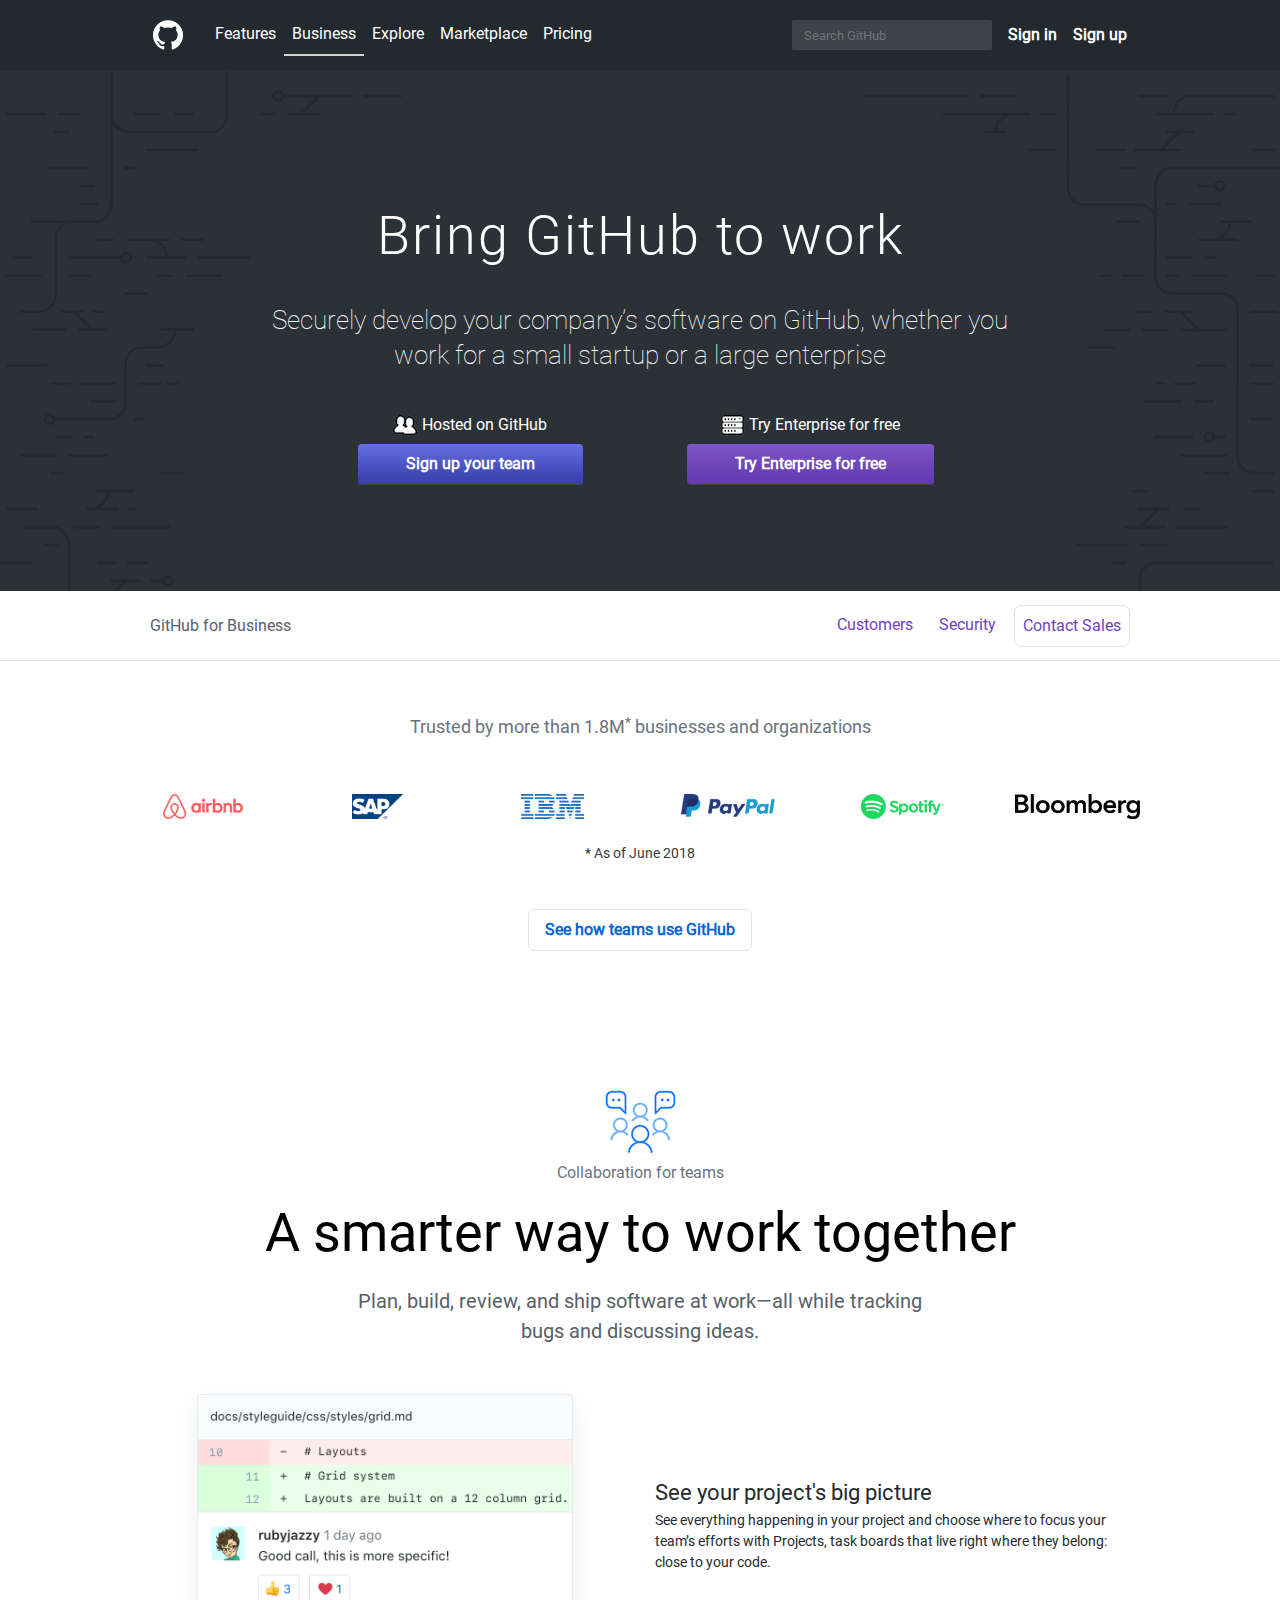
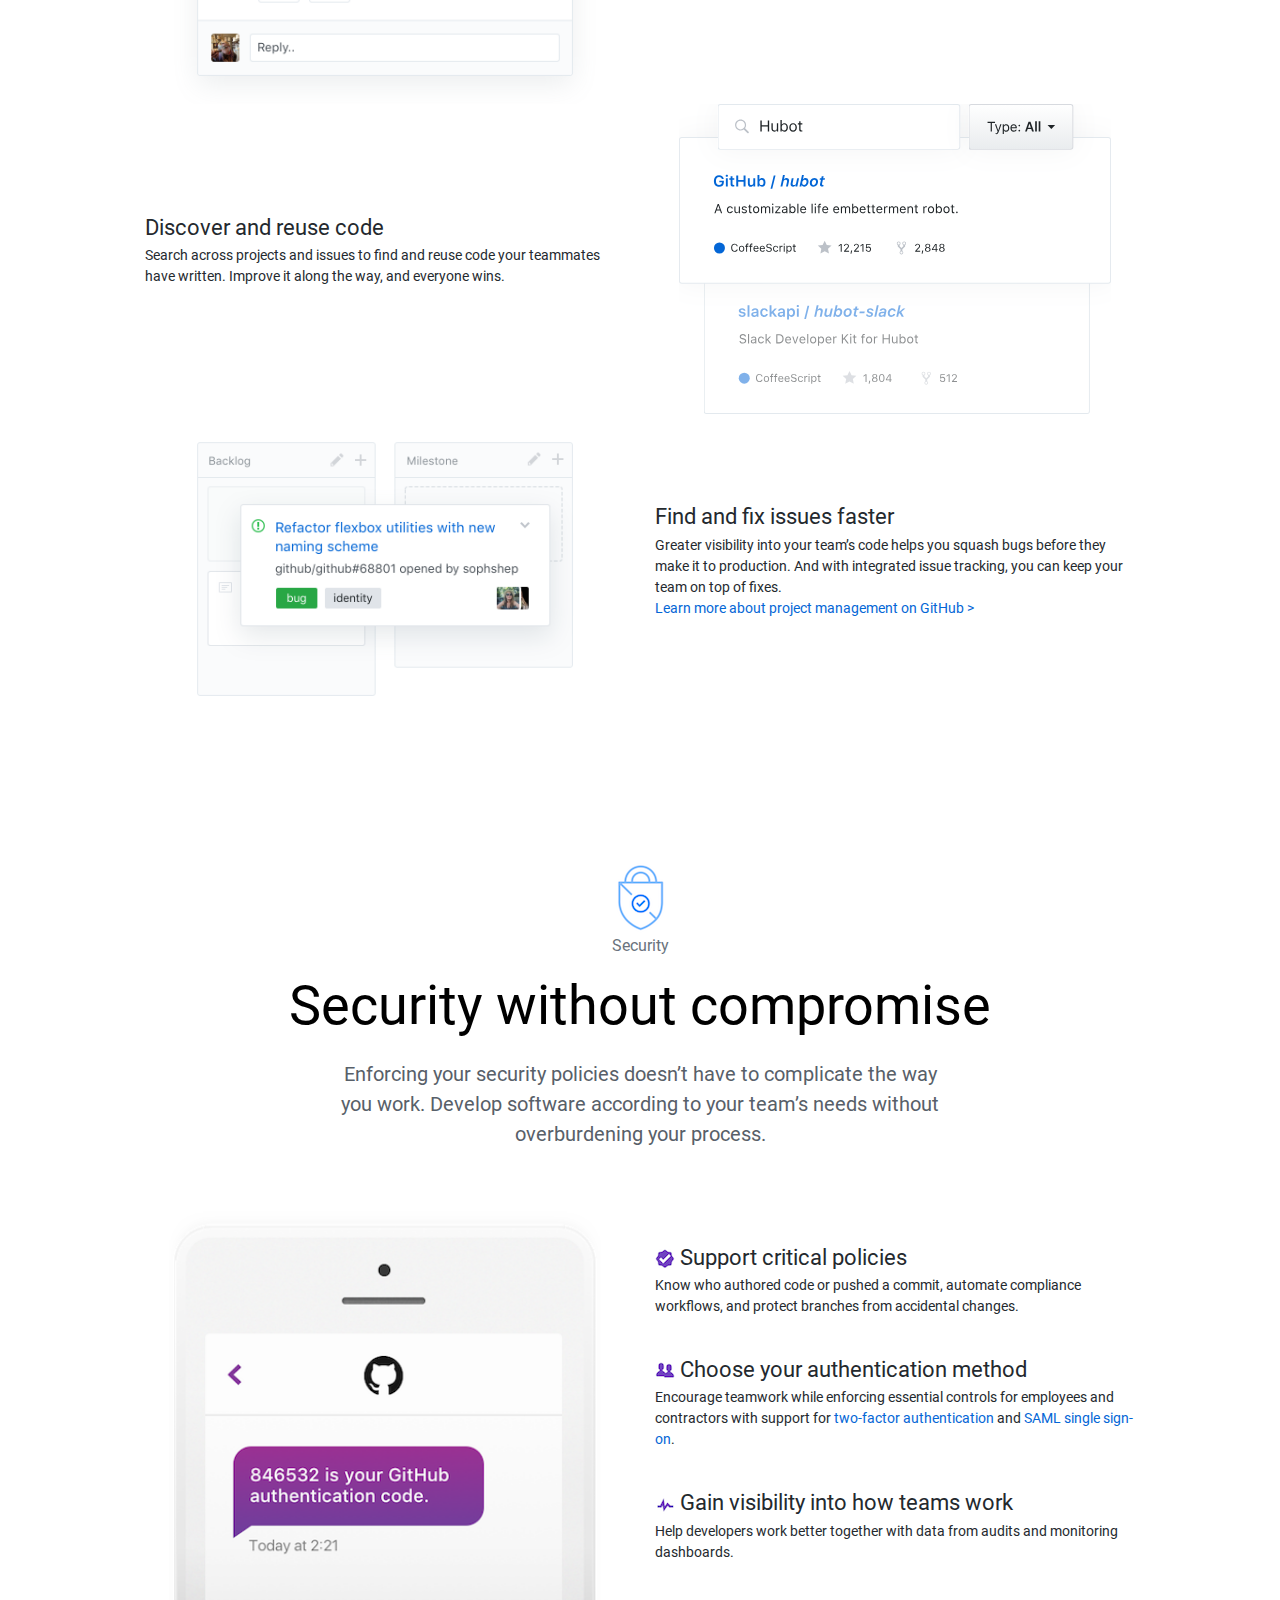
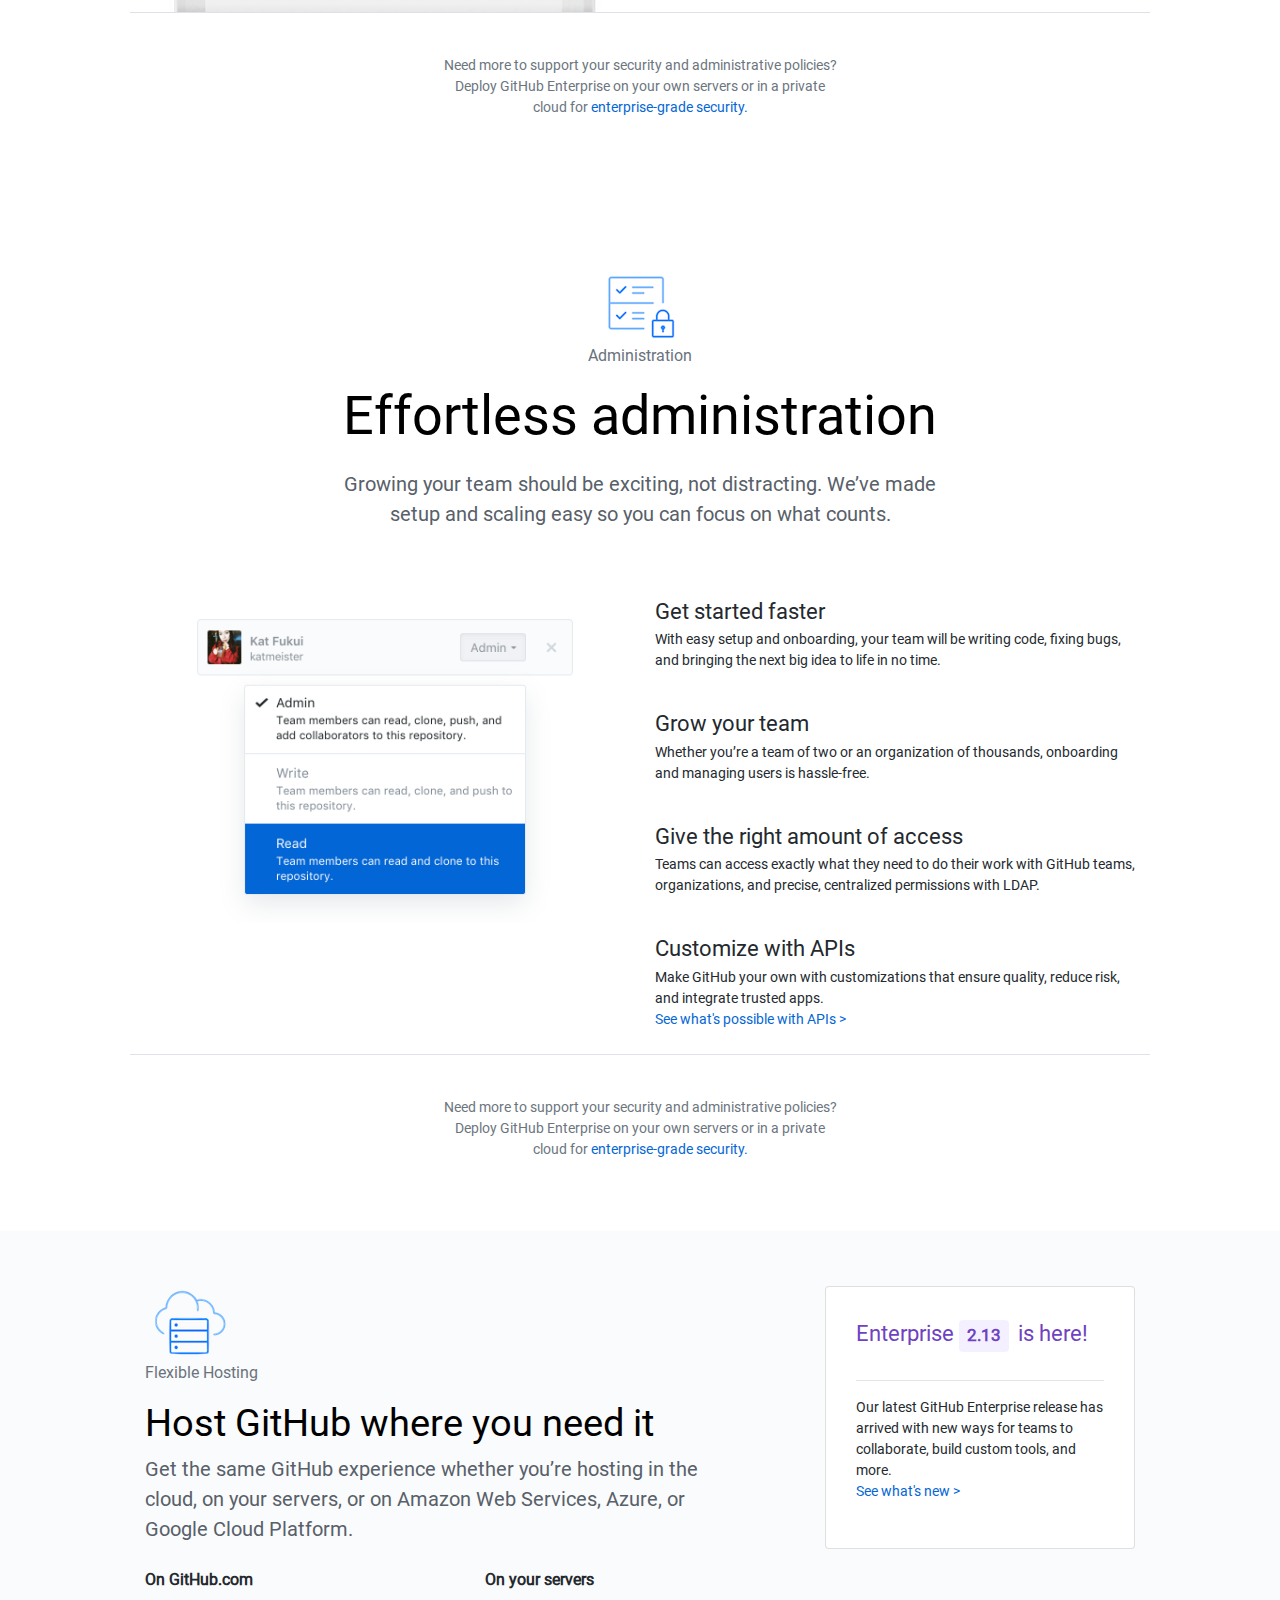
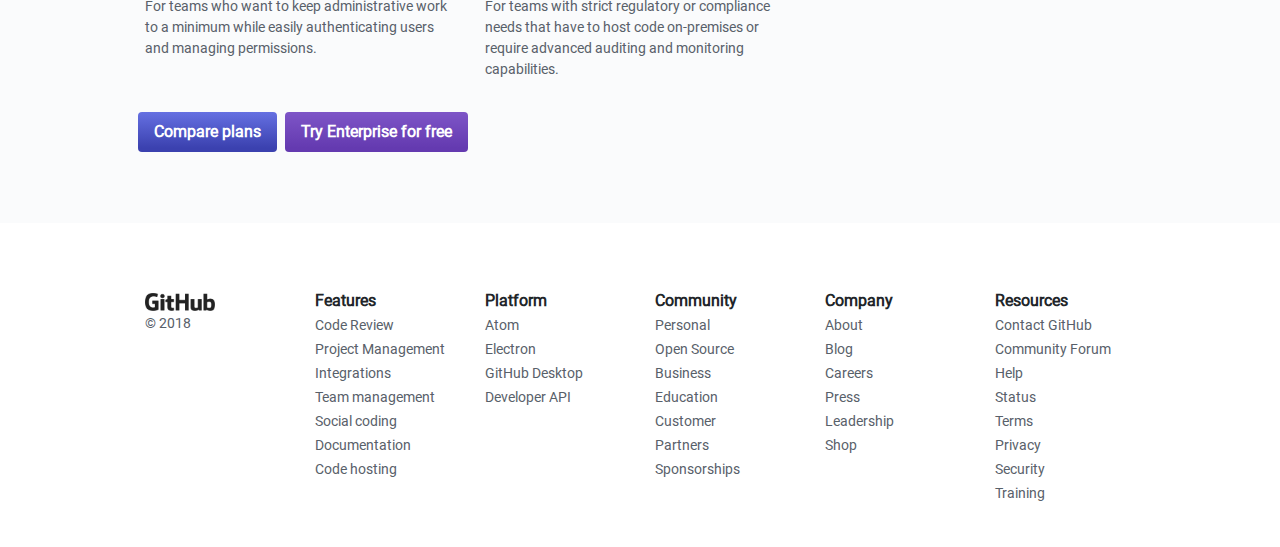
<file: GitHub/business.html>
<!DOCTYPE html>
<html lang="en">
	
   <head>
      <meta charset="UTF-8">
      <meta http-equiv="X-UA-Compatible" content="IE=edge">
      <meta name="viewport" content="width=device-width, initial-scale=1">
      <title>Business · A smarter way to work together · GitHub</title>
      <!-- CSS Stylesheet -->
      <link href="css/bootstrap-4.0.0.css" rel="stylesheet">
      <link href="css/custom.css" rel="stylesheet">
   </head>
	
   <body data-spy="scroll" data-target="#featuresbar" data-offset="50">
      <!-- Main Navigation Bar -->
      <nav class="navbar navbar-expand-lg navbar-dark bg-dark bg-dark-grey" id="mainnav">
         <div class="container">
            <a class="navbar-brand" href="index.html"><img src="images/github_icon.png" id="brandicon" alt="GitHub Logo"></a>
            <button class="navbar-toggler text-center" type="button" data-toggle="collapse" data-target="#navbarSupportedContent" aria-controls="navbarSupportedContent" aria-expanded="false" aria-label="Toggle navigation"> <span class="navbar-toggler-icon"></span> </button>
            <div class="collapse navbar-collapse" id="navbarSupportedContent">
               <hr class="hide-desktop sm-blank">
               <ul class="navbar-nav mr-auto">
                  <li class="nav-item"> <a class="nav-link" href="features.html">Features</a> </li>
                  <li class="nav-item"> <a class="nav-link active" href="business.html">Business</a> </li>
                  <li class="nav-item"> <a class="nav-link" href="404.html">Explore</a> </li>
                  <li class="nav-item"> <a class="nav-link" href="404.html">Marketplace</a> </li>
                  <li class="nav-item"> <a class="nav-link" href="404.html">Pricing</a> </li>
               </ul>
               <form class="form-inline my-2 my-lg-0">
                  <input class="form-control mr-sm-2 searchbar" type="search" placeholder="Search GitHub" aria-label="Search">
               </form>
               <ul class="navbar-nav float-none">
                  <li class="nav-item hide-mobile float-right"> <a class="nav-link" href="404.html"><b>Sign in</b></a> </li>
                  <li class="nav-item hide-mobile float-right"> <a class="nav-link" href="404.html"><b>Sign up</b></a> </li>
                  <li class="nav-item hide-desktop float-left"><a class="nav-link" href="404.html"><b>Sign in</b></a> <a class="nav-link" href="404.html"><b>Sign up</b></a> </li>
               </ul>
            </div>
         </div>
      </nav>
	   
	   <!-- Jumbotron -->
      <div class="jumbotron jumbotron_home text-center mt-2">
         <hr class="blank">
         <div class="container">
            <div class="row">
               <div class="col-12 text-center">
                  <h1 class="display-3 subpage_head">Bring GitHub to work</h1>
                  <br>
                  <h4 class="mx-auto subpage_subhead">Securely develop your company’s software on GitHub, whether you work for a small startup or a large enterprise</h4>
                  <hr class="blank">
               </div>
            </div>
            <div class="row">
               <div class="col-md-4 col-12 text-center offset-md-2">
                  <h6><img src="images/business/icon_people_dark.png" alt="People Icon"> Hosted on GitHub</h6>
                  <a href="404.html" class="btn btn-primary p-2 pl-5 pr-5 blue-btn" role="button"><b>Sign up your team</b></a> 
               </div>
               <div class="col-md-4 col-12 text-center">
                  <h6><img src="images/business/icon_server.png" alt="People Icon"> Try Enterprise for free</h6>
                  <a href="404.html" class="btn btn-primary p-2 pl-5 pr-5 purple-btn" role="button"><b>Try Enterprise for free</b></a> 
               </div>
            </div>
         </div>
         <hr class="blank">
      </div>
	   
      <!-- Subnavigation -->
      <nav class="navbar navbar-expand-sm text-dark navbar-light sticky-top" id="businessbar">
         <div class="container">
            <a class="navbar-brand" href="404.html">GitHub for Business</a>
            <ul class="navbar-nav">
               <li class="nav-item"> <a class="nav-link" href="404.html">Customers</a> </li>
               <li class="nav-item"> <a class="nav-link" href="404.html">Security</a> </li>
               <li class="nav-item"> <a class="nav-link border" href="404.html">Contact Sales</a> </li>
            </ul>
         </div>
      </nav>
	   
	   <!-- Section: Trusted Businesses -->
      <section>
         <div class="container business_list">
            <div class="row text-center">
               <div class="col-12">
                  <h4 id="business-intro-title">Trusted by more than 1.8M<sup>*</sup> businesses and organizations</h4>
               </div>
            </div>
            <br>
            <div class="row">
               <div class="col-md-2 col-4"> <img src="images/logos/airbnb-logo.png" class="sm-logo-cl" alt="airbnb"> </div>
               <div class="col-md-2 col-4"> <img src="images/logos/sap-logo.png" class="sm-logo-cl" alt="airbnb"> </div>
               <div class="col-md-2 col-4"> <img src="images/logos/ibm-logo.png" class="sm-logo-cl" alt="airbnb"> </div>
               <div class="col-md-2 col-4"> <img src="images/logos/paypal-logo.png" class="sm-logo-cl" alt="airbnb"> </div>
               <div class="col-md-2 col-4"> <img src="images/logos/spotify-logo.png" class="sm-logo-cl" alt="airbnb"> </div>
               <div class="col-md-2 col-4"> <img src="images/logos/bloomberg-logo.png" class="sm-logo-cl" alt="airbnb"> </div>
            </div>
            <div class="row">
               <div class="col-12">
                  <small class="featurebox-sm-description text-dark">* As of June 2018</small>
                  <hr class="blank">
                  <a href="404.html" class="btn btn-default border p-2 pl-3 pr-3 mx-auto standard-btn" role="button"><b>See how teams use GitHub</b></a> 
               </div>
            </div>
         </div>
      </section>
	   
	   <!-- Section: Collaboration for Teams -->
      <section>
         <div class="container business_section">
			 <!-- Section Title Area -->
            <div class="row">
               <div class="col-12">
				  <img src="images/business/section_worktogether.png" alt="Section Collaboration Icon">
                  <p class="sm-text">Collaboration for teams</p>
                  <h1 class="display-4 section-title">A smarter way to work together</h1>
                  <p class="section-subtitle">Plan, build, review, and ship software at work—all while tracking bugs and discussing ideas.</p>
               </div>
               <hr class="blank">
            </div>
			 <!-- Section Content -->
            <div class="row">
               <div class="col-md-6 col-12"> <img src="images/business/business_convo.png" class="feature_img" alt="Big Picture"> </div>
               <div class="col-md-6 col-12 my-auto">
                  <h5 class="featurebox-title">See your project's big picture</h5>
                  <p class="featurebox-description">See everything happening in your project and choose where to focus your team’s efforts with Projects, task boards that live right where they belong: close to your code.</p>
               </div>
            </div>
            <div class="row">
			   <div class="col-md-6 col-12 hide-desktop"> <img src="images/business/business_discover.svg" class="feature_img" alt="Big Picture"> </div>
               <div class="col-md-6 col-12 my-auto">
                  <h5 class="featurebox-title">Discover and reuse code</h5>
                  <p class="featurebox-description">Search across projects and issues to find and reuse code your teammates have written. Improve it along the way, and everyone wins.</p>
               </div>
               <div class="col-md-6 col-12 hide-mobile"> <img src="images/business/business_discover.svg" class="feature_img" alt="Big Picture"> </div>
            </div>
            <div class="row">
               <div class="col-md-6 col-12"> <img src="images/business/business_fixissue.png" class="feature_img" alt="Big Picture"> </div>
               <div class="col-md-6 col-12 my-auto">
                  <h5 class="featurebox-title">Find and fix issues faster</h5>
                  <p class="featurebox-description">Greater visibility into your team’s code helps you squash bugs before they make it to production. And with integrated issue tracking, you can keep your team on top of fixes.<br>
                     <a href="404.html">Learn more about project management on GitHub &gt;</a>
                  </p>
               </div>
            </div>
         </div>
      </section>
	   
	   <!-- Section: Security -->
      <section>
         <div class="container business_section">
			 <!-- Section Title -->
            <div class="row">
               <div class="col-12">
				  <img src="images/business/section_security.png" alt="Section Security Icon">
                  <p class="sm-text">Security</p>
                  <h1 class="display-4 section-title">Security without compromise</h1>
                  <p class="section-subtitle">Enforcing your security policies doesn’t have to complicate the way you work. Develop software according to your team’s needs without overburdening your process.</p>
               </div>
            </div>
            <hr class="blank">
			 <!-- Section Content -->
            <div class="row border-bottom">
               <div class="col-md-6 col-12"> <img src="images/business/business_auth.png" class="feature_img" alt="Assign Tasks"> </div>
               <div class="col-md-6 col-12 py-2 my-auto">
                  <h5 class="featurebox-title"><img src="images/business/icon_verified.png" alt="Milestones"> Support critical policies</h5>
                  <p class="featurebox-description">Know who authored code or pushed a commit, automate compliance workflows, and protect branches from accidental changes.</p>
                  <br>
                  <h5 class="featurebox-title"><img src="images/business/icon_people.png" alt="Assignees"> Choose your authentication method</h5>
                  <p class="featurebox-description">Encourage teamwork while enforcing essential controls for employees and contractors with support for <a href="404.html">two-factor authentication</a> and <a href="404.html">SAML single sign-on</a>.</p>
                  <br>
                  <h5 class="featurebox-title"><img src="images/business/icon_data.png" alt="Assignees"> Gain visibility into how teams work</h5>
                  <p class="featurebox-description">Help developers work better together with data from audits and monitoring dashboards.</p>
               </div>
            </div>
            <hr class="blank">
			 <!-- Section Footnote -->
            <div class="row">
               <div class="text-center mx-auto col-md-5 col-12">
                  <p class="featurebox-description text-center text-muted">Need more to support your security and administrative policies? Deploy GitHub Enterprise on your own servers or in a private cloud for <a href="404.html">enterprise-grade security.</a></p>
               </div>
            </div>
			 <!-- End of Container -->
         </div>
      </section>
	   
	   <!-- Section: Administration -->
      <section>
         <div class="container business_section">
			 <!-- Section Title -->
            <div class="row">
               <div class="col-12">
				  <img src="images/business/section_admin.png" alt="Section Admin Icon">
                  <p class="sm-text">Administration</p>
                  <h1 class="display-4 section-title">Effortless administration</h1>
                  <p class="section-subtitle">Growing your team should be exciting, not distracting. We’ve made setup and scaling easy so you can focus on what counts.</p>
               </div>
            </div>
            <hr class="blank">
			 <!-- Section Content -->
            <div class="row border-bottom">
               <div class="col-md-6 col-12"> <img src="images/business/business_manageteam.png" class="feature_img" alt="Assign Tasks"> </div>
               <div class="col-md-6 col-12 py-2 my-auto">
                  <h5 class="featurebox-title">Get started faster</h5>
                  <p class="featurebox-description">With easy setup and onboarding, your team will be writing code, fixing bugs, and bringing the next big idea to life in no time.</p>
                  <br>
                  <h5 class="featurebox-title">Grow your team</h5>
                  <p class="featurebox-description">Whether you’re a team of two or an organization of thousands, onboarding and managing users is hassle-free.</p>
                  <br>
                  <h5 class="featurebox-title">Give the right amount of access</h5>
                  <p class="featurebox-description">Teams can access exactly what they need to do their work with GitHub teams, organizations, and precise, centralized permissions with LDAP.</p>
                  <br>
                  <h5 class="featurebox-title">Customize with APIs</h5>
                  <p class="featurebox-description">Make GitHub your own with customizations that ensure quality, reduce risk, and integrate trusted apps.<br>
                     <a href="404.html">See what's possible with APIs &gt;</a>
                  </p>
               </div>
            </div>
            <hr class="blank">
			 <!-- Section Footnote -->
            <div class="row">
               <div class="text-center mx-auto col-md-5 col-12">
                  <p class="featurebox-description text-center text-muted">Need more to support your security and administrative policies? Deploy GitHub Enterprise on your own servers or in a private cloud for <a href="404.html">enterprise-grade security.</a></p>
               </div>
            </div>
         </div>
      </section>
	   
	   <!-- Section: Flexible Hosting -->
      <section class="business_hosting">
         <div class="container">
			 <!-- Section Title -->
            <div class="row">
               <div class="col-md-8 col-12">
				  <img src="images/business/section_hosting.png" alt="Section Hosting Icon">
                  <p class="sm-text">Flexible Hosting</p>
                  <h1 class="display-4 section-title">Host GitHub where you need it</h1>
                  <p class="section-subtitle">Get the same GitHub experience whether you’re hosting in the cloud, on your servers, or on Amazon Web Services, Azure, or Google Cloud Platform.</p>
                  <br>
				   <!-- Section Content -->
                  <div class="row">
                     <div class="col-md-6 col-12">
                        <p class="featurebox-sm-title"><b>On GitHub.com</b></p>
                        <p class="featurebox-sm-description">For teams who want to keep administrative work to a minimum while easily authenticating users and managing permissions.</p>
                     </div>
                     <div class="col-md-6 col-12">
                        <p class="featurebox-sm-title"><b>On your servers</b></p>
                        <p class="featurebox-sm-description">For teams with strict regulatory or compliance needs that have to host code on-premises or require advanced auditing and monitoring capabilities.</p>
                     </div>
                  </div>
               </div>
				<!-- Enterprise Card -->
               <div class="col-md-4 col-12">
                  <div class="card">
                     <p class="card-title">Enterprise <span class="badge badge-light d-inline-block px-2 py-2 mr-1 rounded-1">2.13</span> is here!</p>
                     <hr>
                     <p class="featurebox-description">Our latest GitHub Enterprise release has arrived with new ways for teams to collaborate, build custom tools, and more.<br>
                        <a href="404.html">See what's new &gt;</a>
                     </p>
                  </div>
               </div>
            </div>
			 <!-- Enterprise Buttons -->
            <div class="row py-3"> 
				<a href="404.html" class="btn btn-primary p-2 pl-3 pr-3 mx-2 blue-btn" role="button"><b>Compare plans</b></a> 
				<a href="404.html" class="btn btn-primary p-2 pl-3 pr-3 purple-btn" role="button"><b>Try Enterprise for free</b></a> </div>
         </div>
      </section>
	   
	   <!-- Footer -->
      <footer>
         <div class="container">
            <hr class="blank">
            <div class="row">
               <div class="col-md-2 col-12 mt-4">
                  <img src="images/github_logo.png" class="github_logo" alt="GitHub logo"><br>
                  <p class="sm-text"> &copy; 2018</p>
               </div>
               <div class="col-md-2 col-6 mt-4"> <span class="link-head">Features</span><br>
                  <a href="404.html">Code Review</a> <br>
                  <a href="404.html">Project Management</a><br>
                  <a href="404.html">Integrations</a><br>
                  <a href="404.html">Team management</a><br>
                  <a href="404.html">Social coding</a><br>
                  <a href="404.html">Documentation</a><br>
                  <a href="404.html">Code hosting</a><br>
               </div>
               <div class="col-md-2 col-6 mt-4"> <span class="link-head">Platform</span><br>
                  <a href="404.html">Atom</a> <br>
                  <a href="404.html">Electron</a><br>
                  <a href="404.html">GitHub Desktop</a><br>
                  <a href="404.html">Developer API</a><br>
               </div>
               <div class="col-md-2 col-6 mt-4"> <span class="link-head">Community</span><br>
                  <a href="404.html">Personal</a> <br>
                  <a href="404.html">Open Source</a><br>
                  <a href="404.html">Business</a><br>
                  <a href="404.html">Education</a><br>
                  <a href="404.html">Customer</a><br>
                  <a href="404.html">Partners</a><br>
                  <a href="404.html">Sponsorships</a><br>
               </div>
               <div class="col-md-2 col-6 mt-4"> <span class="link-head">Company</span><br>
                  <a href="404.html">About</a> <br>
                  <a href="404.html">Blog</a><br>
                  <a href="404.html">Careers</a><br>
                  <a href="404.html">Press</a><br>
                  <a href="404.html">Leadership</a><br>
                  <a href="404.html">Shop</a><br>
               </div>
               <div class="col-md-2 col-6 mt-4"> <span class="link-head">Resources</span><br>
                  <a href="404.html">Contact GitHub</a> <br>
                  <a href="404.html">Community Forum</a><br>
                  <a href="404.html">Help</a><br>
                  <a href="404.html">Status</a><br>
                  <a href="404.html">Terms</a><br>
                  <a href="404.html">Privacy</a><br>
                  <a href="404.html">Security</a><br>
                  <a href="404.html">Training</a><br>
               </div>
            </div>
         </div>
         <hr class="blank">
      </footer>
      <!-- jQuery (necessary for Bootstrap's JavaScript plugins) --> 
      <script src="js/jquery-3.2.1.min.js"></script> 
      <!-- Include all compiled plugins (below), or include individual files as needed --> 
      <script src="js/popper.min.js"></script> 
      <script src="js/bootstrap-4.0.0.js"></script>
   </body>
</html>
</file>
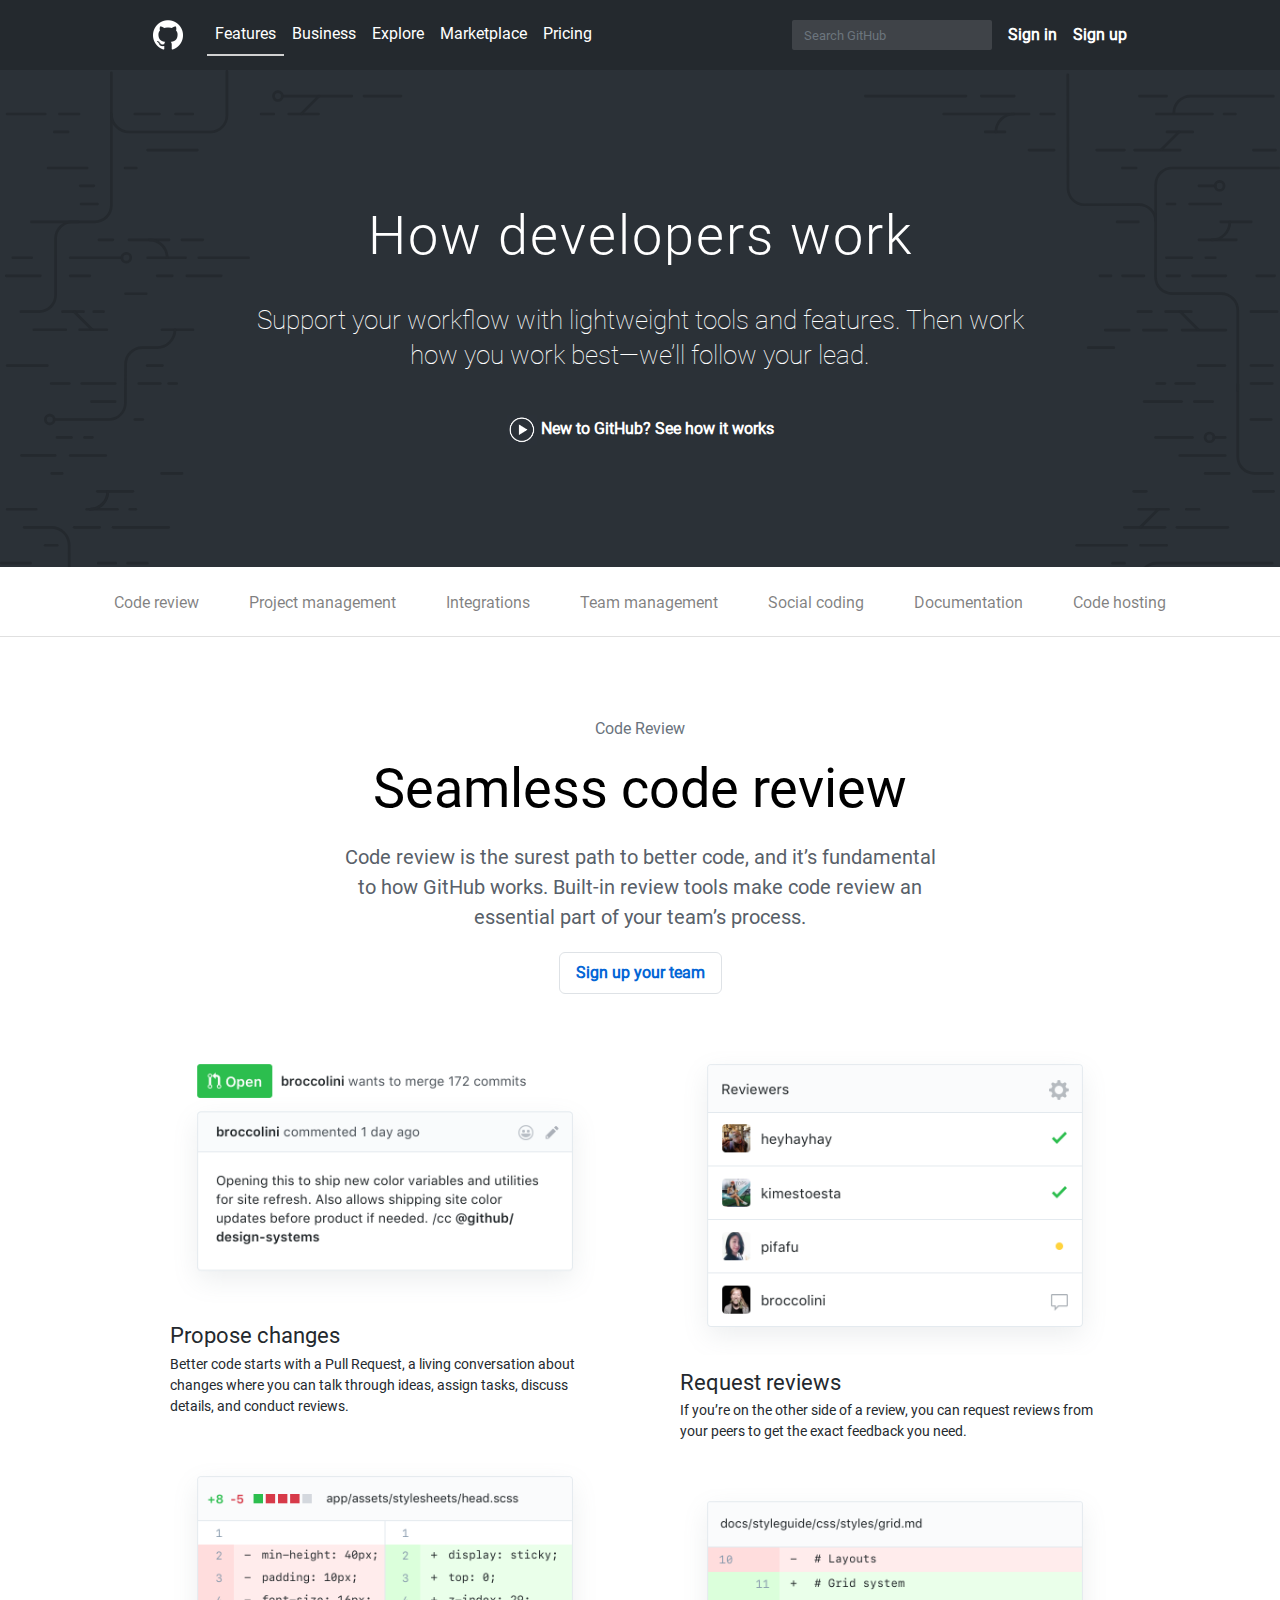
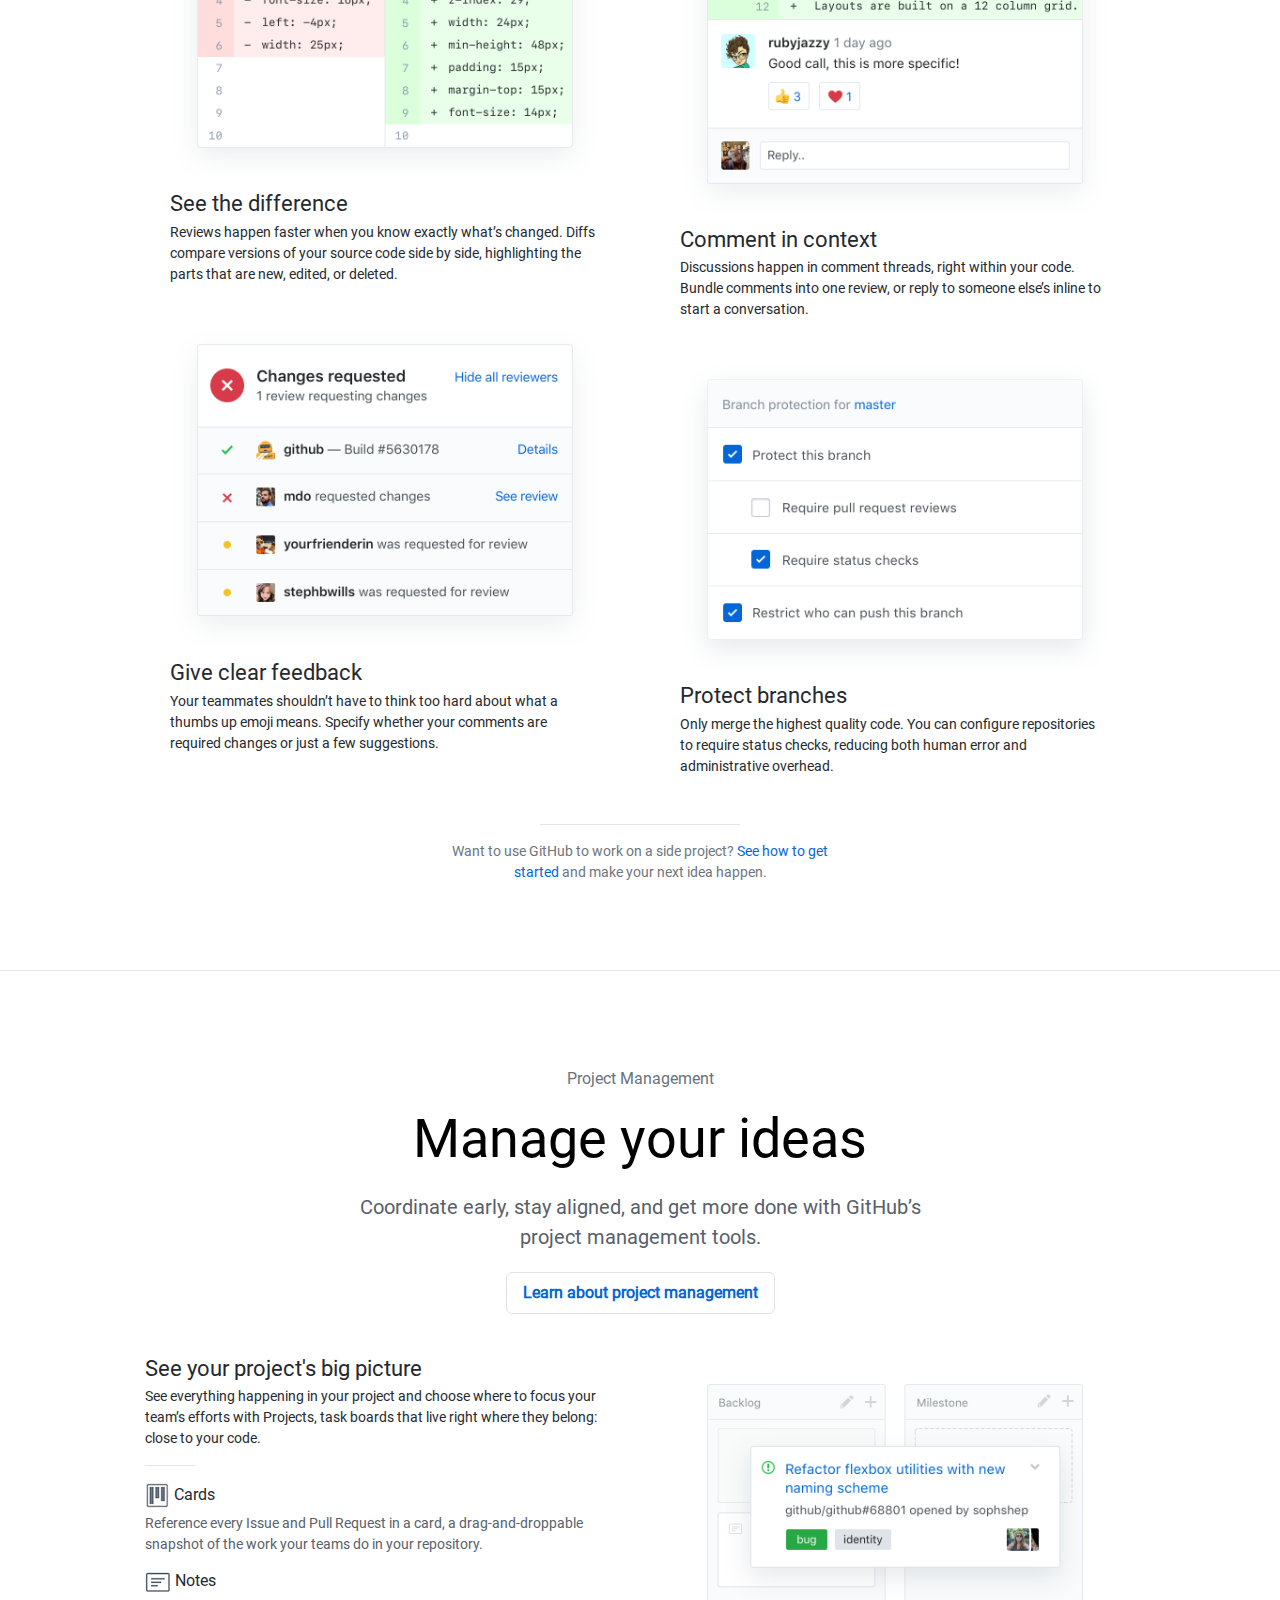
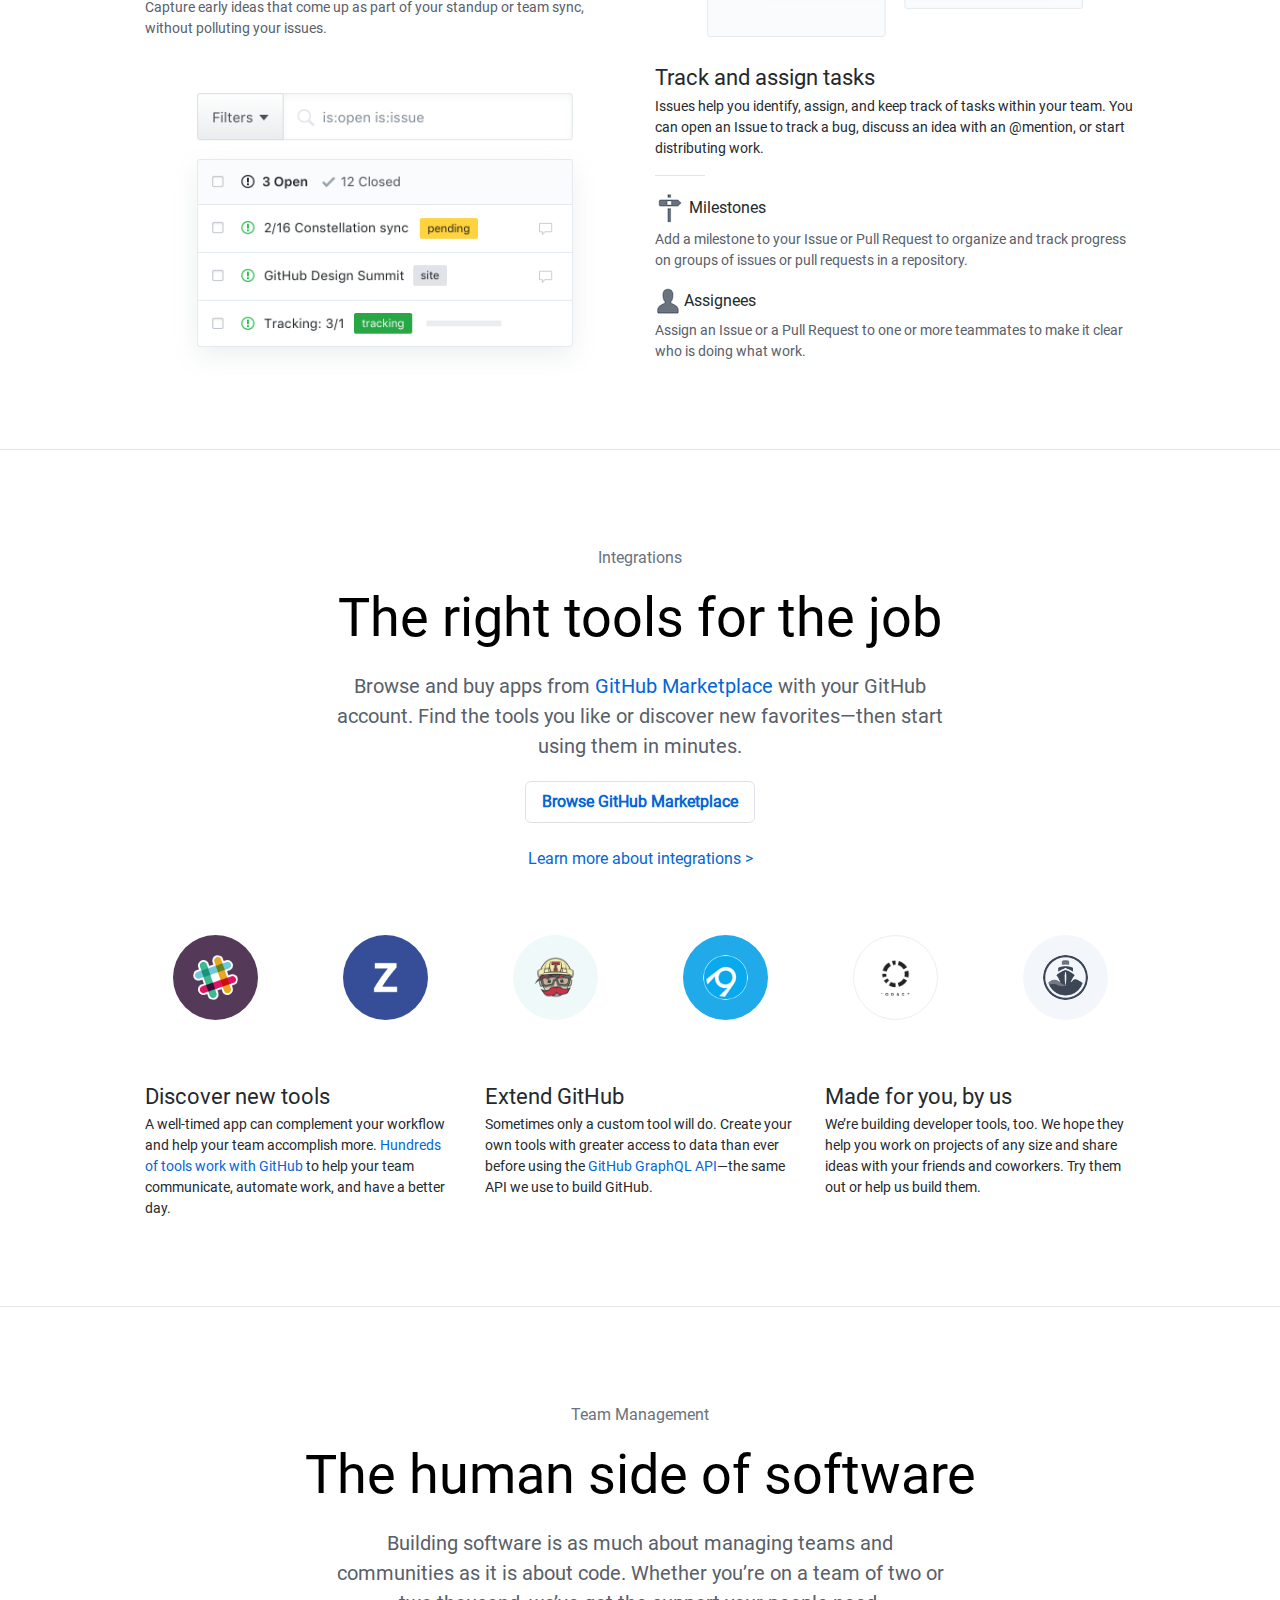
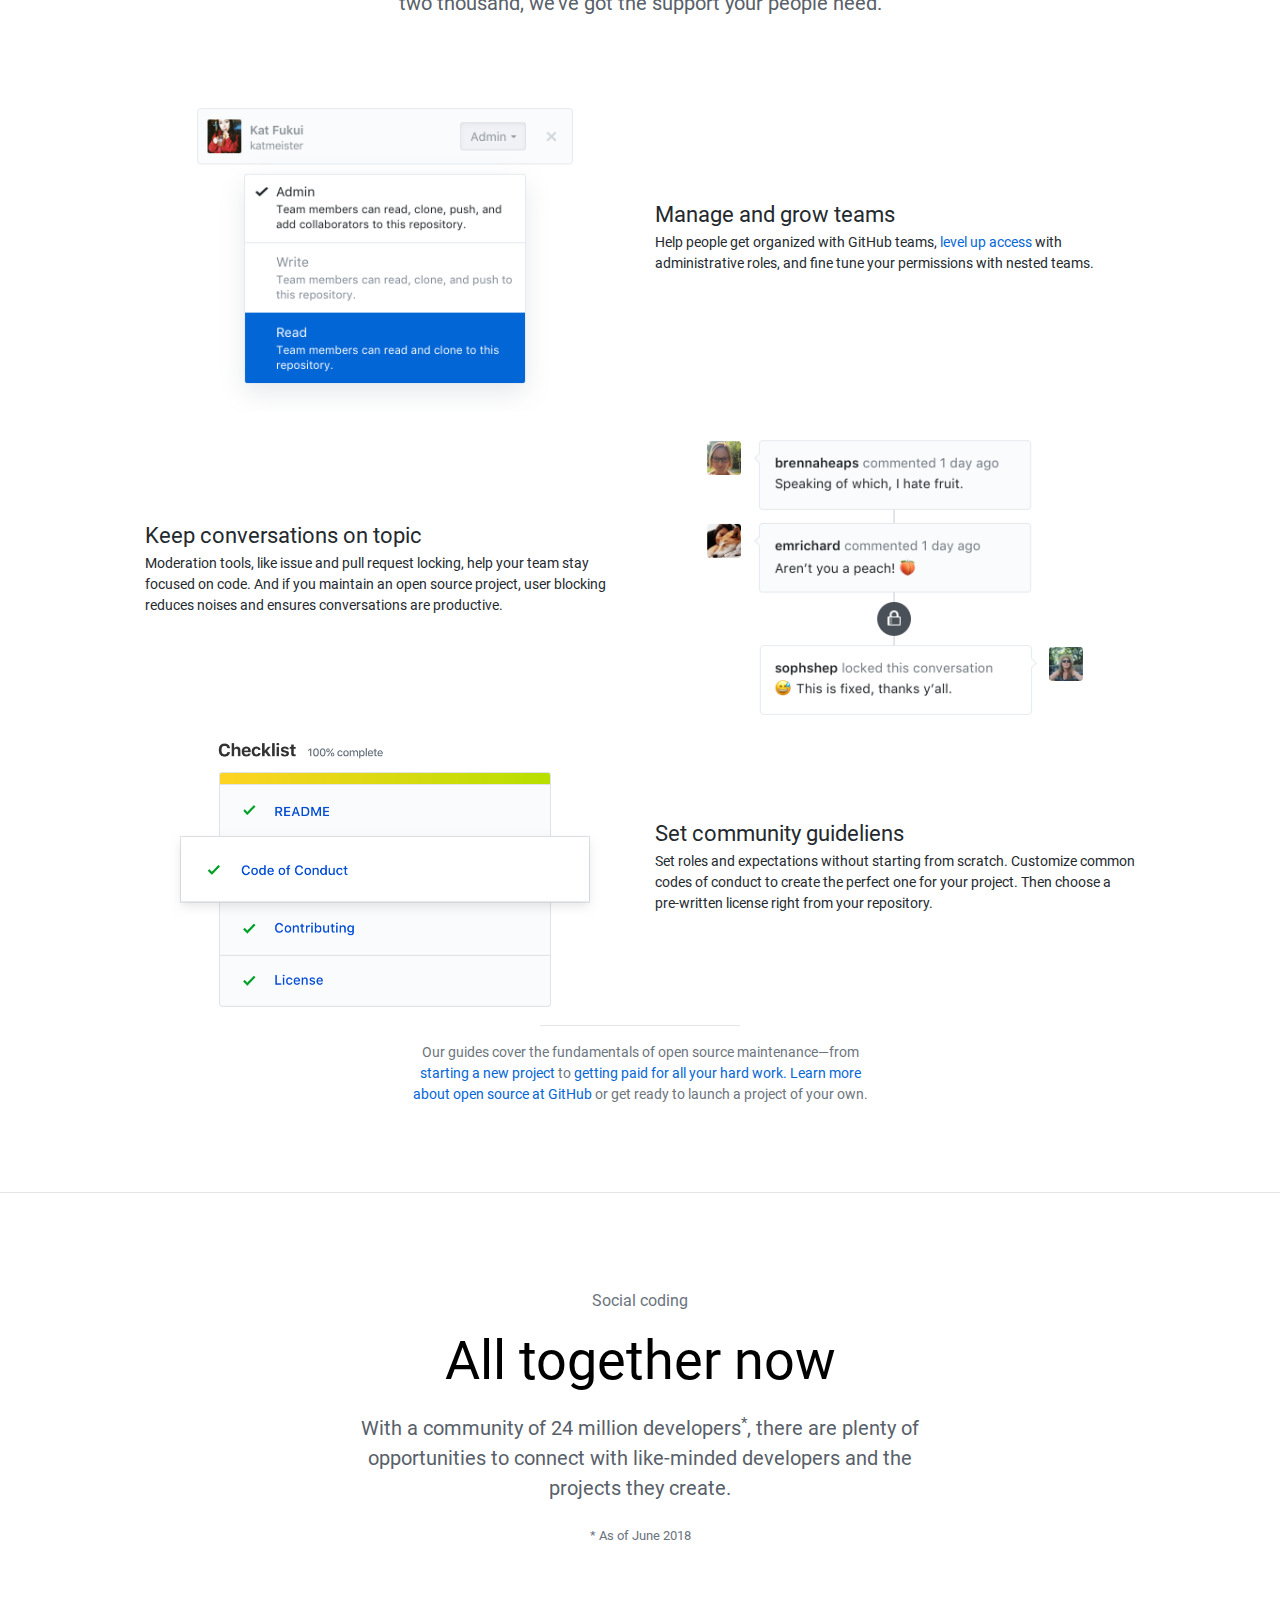
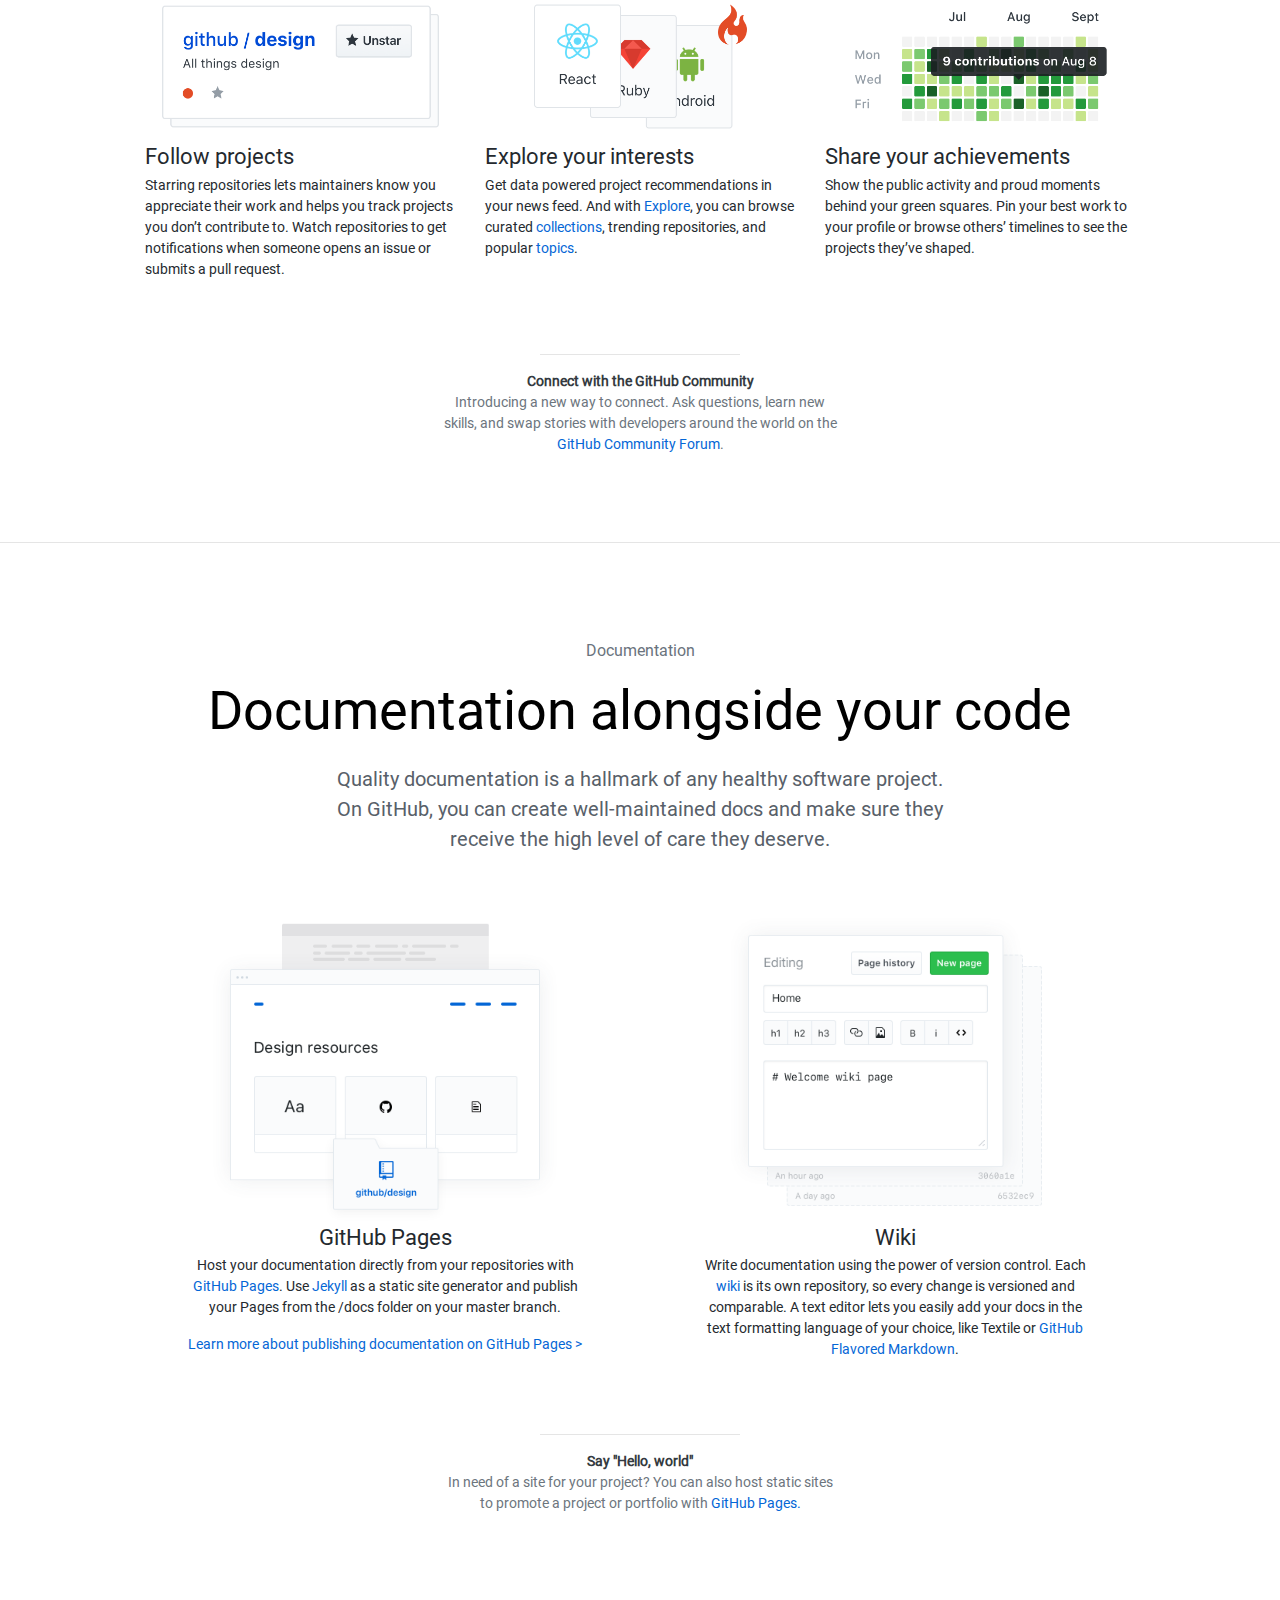
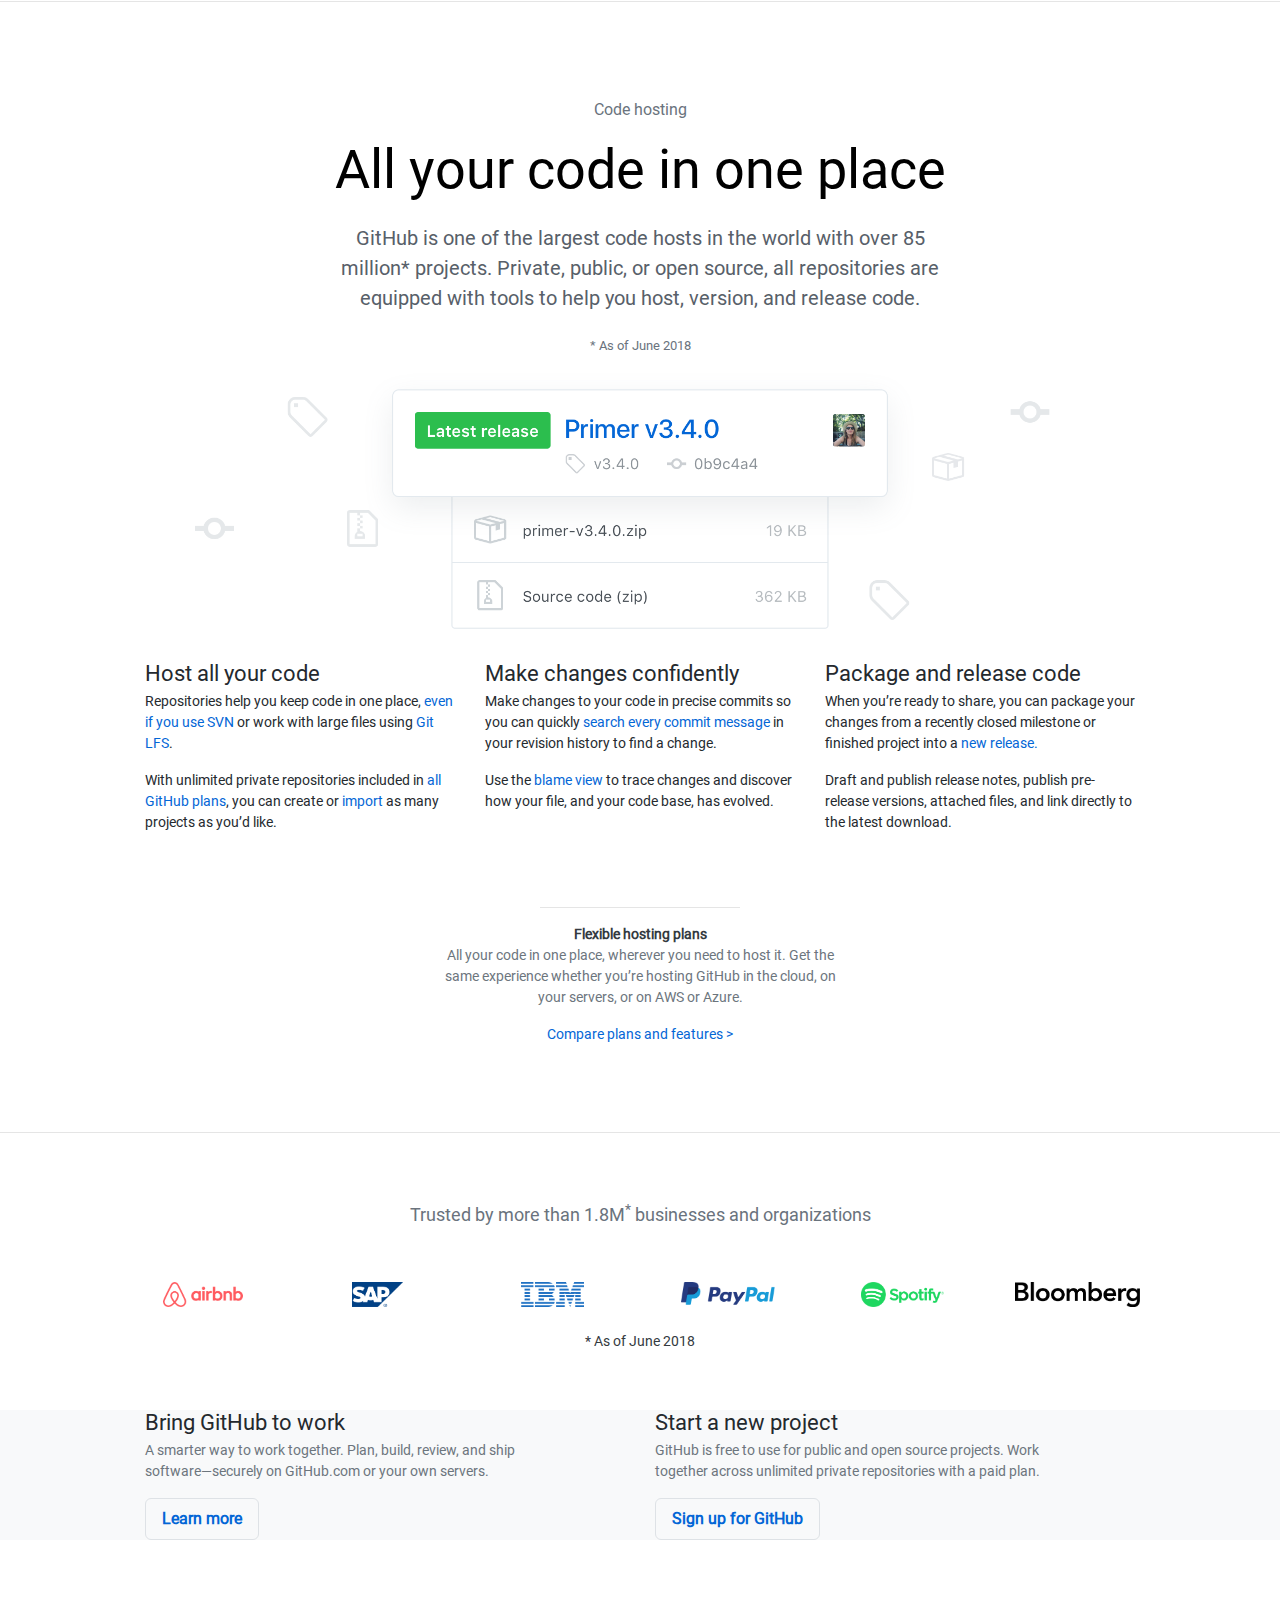
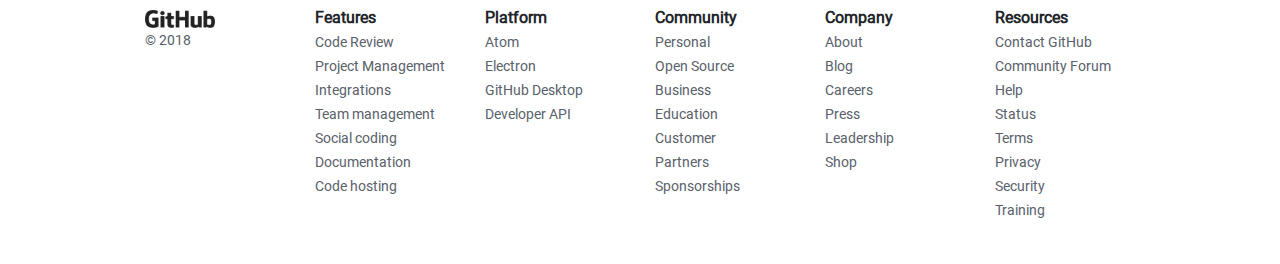
<file: GitHub/features.html>
<!DOCTYPE html>
<html lang="en">
	
   <head>
      <meta charset="UTF-8">
      <meta http-equiv="X-UA-Compatible" content="IE=edge">
      <meta name="viewport" content="width=device-width, initial-scale=1">
      <title>Features · The right tools for the job · GitHub</title>
      <!-- CSS Stylesheet -->
      <link href="css/bootstrap-4.0.0.css" rel="stylesheet">
      <link href="css/custom.css" rel="stylesheet">
   </head>
	
   <body data-spy="scroll" data-target="#featuresbar" data-offset="50">
	   
	   <!-- Main Navigation -->
      <nav class="navbar navbar-expand-lg navbar-dark bg-dark bg-dark-grey" id="mainnav">
         <div class="container">
            <a class="navbar-brand" href="index.html"><img src="images/github_icon.png" id="brandicon" alt="GitHub Logo"></a>
            <button class="navbar-toggler" type="button" data-toggle="collapse" data-target="#navbarSupportedContent" aria-controls="navbarSupportedContent" aria-expanded="false" aria-label="Toggle navigation"> <span class="navbar-toggler-icon"></span> </button>
            <div class="collapse navbar-collapse" id="navbarSupportedContent">
               <hr class="hide-desktop sm-blank">
               <ul class="navbar-nav mr-auto">
                  <li class="nav-item"> <a class="nav-link active" href="features.html">Features</a> </li>
                  <li class="nav-item"> <a class="nav-link" href="business.html">Business</a> </li>
                  <li class="nav-item"> <a class="nav-link" href="404.html">Explore</a> </li>
                  <li class="nav-item"> <a class="nav-link" href="404.html">Marketplace</a> </li>
                  <li class="nav-item"> <a class="nav-link" href="404.html">Pricing</a> </li>
               </ul>
               <form class="form-inline my-2 my-lg-0">
                  <input class="form-control mr-sm-2 searchbar" type="search" placeholder="Search GitHub" aria-label="Search">
               </form>
               <ul class="navbar-nav float-none">
                  <li class="nav-item hide-mobile float-right"> <a class="nav-link" href="404.html"><b>Sign in</b></a> </li>
                  <li class="nav-item hide-mobile float-right"> <a class="nav-link" href="404.html"><b>Sign up</b></a> </li>
                  <li class="nav-item hide-desktop float-left"><a class="nav-link" href="404.html"><b>Sign in</b></a> <a class="nav-link" href="404.html"><b>Sign up</b></a> </li>
               </ul>
            </div>
         </div>
      </nav>
	   
	   <!-- Jumbotron -->
      <section>
         <div class="jumbotron jumbotron_home text-center mt-2">
            <hr class="blank">
            <div class="container">
               <div class="row">
                  <div class="col-12 text-center">
                     <h1 class="display-3 subpage_head">How developers work</h1>
                     <br>
                     <h4 class="mx-auto subpage_subhead">Support your workflow with lightweight tools and features. Then work how you work best—we’ll follow your lead.</h4>
                     <hr class="blank">
                     <p class="play-vid"><a href="404.html"><img src="images/features/play.png" alt="Play" id="play-btn-sm"> <b>New to GitHub? See how it works</b></a></p>
                  </div>
               </div>
            </div>
            <hr class="blank">
         </div>
      </section>
	   
      <!-- Secondary Navigation -->
      <nav class="navbar navbar-expand-sm text-dark navbar-light sticky-top" id="featuresbar">
         <div class="container-fluid">
            <ul class="navbar-nav mx-auto">
               <li class="nav-item"> <a class="nav-link" href="#codereview">Code review</a> </li>
               <li class="nav-item"> <a class="nav-link" href="#projectmanagement">Project management</a> </li>
               <li class="nav-item"> <a class="nav-link" href="#integrations">Integrations</a> </li>
               <li class="nav-item"> <a class="nav-link" href="#teammanagement">Team management</a> </li>
               <li class="nav-item"> <a class="nav-link" href="#socialcoding">Social coding</a> </li>
               <li class="nav-item"> <a class="nav-link" href="#documentation">Documentation</a> </li>
               <li class="nav-item"> <a class="nav-link" href="#codehosting">Code hosting</a> </li>
            </ul>
         </div>
      </nav>
	   
	   <!-- Section: Code Review -->
      <section id="codereview">
         <div class="container features_section">
			 <!-- Section Title -->
            <div class="row">
               <div class="col-12">
                  <p class="sm-text">Code Review</p>
                  <h1 class="display-4 section-title">Seamless code review</h1>
                  <p class="section-subtitle">Code review is the surest path to better code, and it’s fundamental to how GitHub works. Built-in review tools make code review an essential part of your team’s process.</p>
                  <a href="404.html" class="btn btn-default border p-2 pl-3 pr-3 standard-btn" role="button"><b>Sign up your team</b></a> 
               </div>
            </div>
            <hr class="blank">
			 <!-- Section Content -->
            <div class="row">
               <!-- Code Review: LEFT COLUMN -->
               <div class="col-md-6 col-sm-12 col-12">
                  <img src="images/features/codereview_1proposechanges.png" alt="Propose Changes" class="feature_img">
                  <div class="row featurebox">
                     <div class="col-12">
                        <h5 class="featurebox-title">Propose changes</h5>
                        <p class="featurebox-description">Better code starts with a Pull Request, a living conversation about changes where you can talk through ideas, assign tasks, discuss details, and conduct reviews.</p>
                     </div>
                  </div>
                  <img src="images/features/codereview_2pseethedifference.png" alt="See the difference" class="feature_img">
                  <div class="row featurebox">
                     <div class="col-12">
                        <h5 class="featurebox-title">See the difference</h5>
                        <p class="featurebox-description">Reviews happen faster when you know exactly what’s changed. Diffs compare versions of your source code side by side, highlighting the parts that are new, edited, or deleted.</p>
                     </div>
                  </div>
                  <img src="images/features/codereview_3feedback.png" alt="Feedback" class="feature_img">
                  <div class="row featurebox">
                     <div class="col-12">
                        <h5 class="featurebox-title">Give clear feedback</h5>
                        <p class="featurebox-description">Your teammates shouldn’t have to think too hard about what a thumbs up emoji means. Specify whether your comments are required changes or just a few suggestions.</p>
                     </div>
                  </div>
               </div>
               <!-- Code Review: END LEFT COLUMN --> 
               <!-- Code Review: RIGHT COLUMN -->
               <div class="col-md-6 col-sm-12 col-12">
                  <img src="images/features/codereview_4requestreviews.png" alt="Request Reviews" class="feature_img">
                  <div class="row featurebox">
                     <div class="col-12">
                        <h5 class="featurebox-title">Request reviews</h5>
                        <p class="featurebox-description">If you’re on the other side of a review, you can request reviews from your peers to get the exact feedback you need.</p>
                     </div>
                  </div>
                  <img src="images/features/codereview_5comment.png" alt="Comments" class="feature_img">
                  <div class="row featurebox">
                     <div class="col-12">
                        <h5 class="featurebox-title">Comment in context</h5>
                        <p class="featurebox-description">Discussions happen in comment threads, right within your code. Bundle comments into one review, or reply to someone else’s inline to start a conversation.</p>
                     </div>
                  </div>
                  <img src="images/features/codereview_6branches.png" alt="Protect Branches" class="feature_img">
                  <div class="row featurebox">
                     <div class="col-12">
                        <h5 class="featurebox-title">Protect branches</h5>
                        <p class="featurebox-description">Only merge the highest quality code. You can configure repositories to require status checks, reducing both human error and administrative overhead.</p>
                     </div>
                  </div>
               </div>
               <!-- Code Review: END RIGHT COLUMN --> 
            </div>
			 <!-- Section Footnote -->
            <div class="row">
               <div class="text-center mx-auto col-md-5 col-12">
                  <hr class="short mx-auto">
                  <p class="featurebox-description text-center text-muted">Want to use GitHub to work on a side project? <a href="404.html">See how to get started</a> and make your next idea happen.</p>
               </div>
            </div>
         </div>
      </section>
      
	   <hr>
	  
	   <!-- Section: Project Management -->
      <section id="projectmanagement">
         <div class="container features_section">
			 <!-- Section Title -->
            <div class="row">
               <div class="col-12">
                  <p class="sm-text">Project Management</p>
                  <h1 class="display-4 section-title">Manage your ideas</h1>
                  <p class="section-subtitle">Coordinate early, stay aligned, and get more done with GitHub’s project management tools.</p>
                  <a href="404.html" class="btn btn-default border p-2 pl-3 pr-3 standard-btn" role="button"><b>Learn about project management</b></a> 
               </div>
            </div>
            <hr class="blank">
			 <!-- Section Content -->
			 <!-- First Row -->
            <div class="row">
               <div class="col-md-6 col-12">
                  <h5 class="featurebox-title">See your project's big picture</h5>
                  <p class="featurebox-description">See everything happening in your project and choose where to focus your team’s efforts with Projects, task boards that live right where they belong: close to your code.</p>
                  <hr class="tiny ml-0">
                  <h5 class="featurebox-sm-title"><img src="images/features/cards.png" alt="Cards"> Cards</h5>
                  <p class="featurebox-sm-description">Reference every Issue and Pull Request in a card, a drag-and-droppable snapshot of the work your teams do in your repository.</p>
                  <h5 class="featurebox-sm-title"><img src="images/features/notes.png" alt="Notes"> Notes</h5>
                  <p class="featurebox-sm-description">Capture early ideas that come up as part of your standup or team sync, without polluting your issues.</p>
               </div>
               <div class="col-md-6 col-12"> 
				   <img src="images/features/projectmanagement_1bigpicture.png" class="feature_img" alt="Big Picture"> 
				</div>
            </div>
			 <!-- Second Row -->
            <div class="row">
               <div class="col-md-6 col-12"> 
				   <img src="images/features/projectmanagement_2assigntasks.png" class="feature_img" alt="Assign Tasks"> 
				</div>
               <div class="col-md-6 col-12">
                  <h5 class="featurebox-title">Track and assign tasks</h5>
                  <p class="featurebox-description">Issues help you identify, assign, and keep track of tasks within your team. You can open an Issue to track a bug, discuss an idea with an @mention, or start distributing work.</p>
                  <hr class="tiny ml-0">
                  <h5 class="featurebox-sm-title"><img src="images/features/milestones.png" alt="Milestones"> Milestones</h5>
                  <p class="featurebox-sm-description">Add a milestone to your Issue or Pull Request to organize and track progress on groups of issues or pull requests in a repository.</p>
                  <h5 class="featurebox-sm-title"><img src="images/features/assignees.png" alt="Assignees"> Assignees</h5>
                  <p class="featurebox-sm-description">Assign an Issue or a Pull Request to one or more teammates to make it clear who is doing what work.</p>
               </div>
            </div>
         </div>
      </section>
	   
      <hr>
	   
	   <!-- Section: Integrations -->
      <section id="integrations">
         <div class="container features_section">
			 <!-- Section Title -->
            <div class="row">
               <div class="col-12">
                  <p class="sm-text">Integrations</p>
                  <h1 class="display-4 section-title">The right tools for the job</h1>
                  <p class="section-subtitle">Browse and buy apps from <a href="404.html">GitHub Marketplace</a> with your GitHub account. Find the tools you like or discover new favorites—then start using them in minutes.</p>
                  <a href="404.html" class="btn btn-default border p-2 pl-3 pr-3 standard-btn" role="button"><b>Browse GitHub Marketplace</b></a> <br>
                  <br>
                  <a href="404.html"><span class="text-center">Learn more about integrations &gt;</span></a> 
               </div>
               <br>
            </div>
            <br>
			 <!-- Section Content -->
            <div class="row">
               <div class="col-md-2 col-sm-4 col-4"><img src="images/integration-logo/slackhq.png" alt="Slack" class="integration_icon rounded-circle" id="slackICON" data-toggle="tooltip" data-placement="bottom" title="Slack"></div>
               <div class="col-md-2 col-sm-4 col-4"><img src="images/integration-logo/zenhubio.png" alt="Zenhub" class="integration_icon rounded-circle" id="zenhubICON" data-toggle="tooltip" data-placement="bottom" title="ZenHub"></div>
               <div class="col-md-2 col-sm-4 col-4"><img src="images/integration-logo/travis-ci.png" alt="Travis" class="integration_icon rounded-circle" id="travisICON" data-toggle="tooltip" data-placement="bottom" title="Travis Cl"></div>
               <div class="col-md-2 col-sm-4 col-4"><img src="images/integration-logo/appveyor.png" alt="Appveyor" class="integration_icon rounded-circle" id="appveyorICON" data-toggle="tooltip" data-placement="bottom" title="Appveyor"></div>
               <div class="col-md-2 col-sm-4 col-4"><img src="images/integration-logo/codacy.png" alt="Codacy" class="integration_icon rounded-circle" id="codacyICON" data-toggle="tooltip" data-placement="bottom" title="Codacy"></div>
               <div class="col-md-2 col-sm-4 col-4"><img src="images/integration-logo/codeship.png" alt="Codeship" class="integration_icon rounded-circle" id="codeshipICON" data-toggle="tooltip" data-placement="bottom" title="Codeship"></div>
            </div>
            <br>
            <div class="row">
               <div class="col-sm-4 col-12">
                  <h5 class="featurebox-title">Discover new tools</h5>
                  <p class="featurebox-description">A well-timed app can complement your workflow and help your team accomplish more. <a href="404.html">Hundreds of tools work with GitHub</a> to help your team communicate, automate work, and have a better day.</p>
               </div>
               <div class="col-sm-4 col-12">
                  <h5 class="featurebox-title">Extend GitHub</h5>
                  <p class="featurebox-description">Sometimes only a custom tool will do. Create your own tools with greater access to data than ever before using the <a href="404.html">GitHub GraphQL API</a>—the same API we use to build GitHub.</p>
               </div>
               <div class="col-sm-4 col-12">
                  <h5 class="featurebox-title">Made for you, by us</h5>
                  <p class="featurebox-description">We’re building developer tools, too. We hope they help you work on projects of any size and share ideas with your friends and coworkers. Try them out or help us build them.</p>
               </div>
            </div>
         </div>
      </section>
	   
      <hr>
	   
	   <!-- Section: Team Management -->
      <section id="teammanagement">
         <div class="container features_section">
			 <!-- Section Title -->
            <div class="row">
               <div class="col-12">
                  <p class="sm-text">Team Management</p>
                  <h1 class="display-4 section-title">The human side of software</h1>
                  <p class="section-subtitle">Building software is as much about managing teams and communities as it is about code. Whether you’re on a team of two or two thousand, we’ve got the support your people need.</p>
               </div>
            </div>
            <hr class="blank">
			 <!-- Section Content -->
            <div class="row">
               <div class="col-md-6 col-12"> <img src="images/features/teammanagement_1access.png" class="feature_img" alt="Team Management Access"> </div>
               <div class="col-md-6 col-12 m-auto">
                  <h5 class="featurebox-title">Manage and grow teams</h5>
                  <p class="featurebox-description">Help people get organized with GitHub teams, <a href="404.html">level up access</a> with administrative roles, and fine tune your permissions with nested teams.</p>
               </div>
            </div>
            <div class="row">
               <div class="col-md-6 col-12 hide-desktop"> <img src="images/features/teammanagement_2convo.png" class="feature_img" alt="Keep conversations on topic"> </div>
               <div class="col-md-6 col-12 my-auto">
                  <h5 class="featurebox-title">Keep conversations on topic</h5>
                  <p class="featurebox-description">Moderation tools, like issue and pull request locking, help your team stay focused on code. And if you maintain an open source project, user blocking reduces noises and ensures conversations are productive.</p>
               </div>
               <div class="col-md-6 col-12 hide-mobile"> <img src="images/features/teammanagement_2convo.png" class="feature_img" alt="Keep conversations on topic"> </div>
            </div>
            <div class="row">
               <div class="col-md-6 col-12"> <img src="images/features/teammanagement_3checklist.png" class="feature_img" alt="Checklist"> </div>
               <div class="col-md-6 col-12 m-auto">
                  <h5 class="featurebox-title">Set community guideliens</h5>
                  <p class="featurebox-description">Set roles and expectations without starting from scratch. Customize common codes of conduct to create the perfect one for your project. Then choose a pre-written license right from your repository.</p>
               </div>
            </div>
			 <!-- Section Footnote -->
            <div class="row">
               <div class="text-center mx-auto col-md-6 col-12">
                  <hr class="short mx-auto">
                  <p class="featurebox-description text-center text-muted">Our guides cover the fundamentals of open source maintenance—from <a href="404.html">starting a new project</a> to <a href="404.html">getting paid for all your hard work.</a> <a href="404.html">Learn more about open source at GitHub</a> or get ready to launch a project of your own.</p>
               </div>
            </div>
         </div>
      </section>
	   
      <hr>
	   
	   <!-- Section: Social Coding -->
      <section id="socialcoding">
         <div class="container features_section">
			 <!-- Section Title -->
            <div class="row">
               <div class="col-12">
                  <p class="sm-text">Social coding</p>
                  <h1 class="display-4 section-title">All together now</h1>
                  <p class="section-subtitle">With a community of 24 million developers<sup>*</sup>, there are plenty of opportunities to connect with like-minded developers and the projects they create.</p>
                  <small>* As of June 2018</small> 
               </div>
            </div>
            <hr class="blank">
			 <!-- Section Content -->
            <div class="row">
               <div class="col-sm-4 col-12">
                  <img src="images/features/socialcoding_1followprojects.png" alt="GitHub tools" class="feature_img">
                  <h5 class="featurebox-title">Follow projects</h5>
                  <p class="featurebox-description">Starring repositories lets maintainers know you appreciate their work and helps you track projects you don’t contribute to. Watch repositories to get notifications when someone opens an issue or submits a pull request.</p>
               </div>
               <div class="col-sm-4 col-12">
                  <img src="images/features/socialcoding_2explore.png" alt="GitHub Interests" class="feature_img">
                  <h5 class="featurebox-title">Explore your interests</h5>
                  <p class="featurebox-description">Get data powered project recommendations in your news feed. And with <a href="404.html">Explore</a>, you can browse curated <a href="404.html">collections</a>, trending repositories, and popular <a href="404.html">topics</a>.</p>
               </div>
               <div class="col-sm-4 col-12">
                  <img src="images/features/socialcoding_3share.png" alt="GitHub Achievements" class="feature_img">
                  <h5 class="featurebox-title">Share your achievements</h5>
                  <p class="featurebox-description">Show the public activity and proud moments behind your green squares. Pin your best work to your profile or browse others’ timelines to see the projects they’ve shaped.</p>
               </div>
            </div>
            <hr class="blank">
			 <!-- Section Footnote -->
            <div class="row">
               <div class="text-center mx-auto col-md-5 col-12">
                  <hr class="short mx-auto">
                  <p class="featurebox-description text-center text-muted"><strong class="text-dark">Connect with the GitHub Community</strong><br>
                     Introducing a new way to connect. Ask questions, learn new skills, and swap stories with developers around the world on the <a href="404.html">GitHub Community Forum</a>.
                  </p>
               </div>
            </div>
         </div>
      </section>
	   
      <hr>
	   
	   <!-- Section: Documentation -->
      <section id="documentation">
         <div class="container features_section">
			 <!-- Section TItle -->
            <div class="row">
               <div class="col-12">
                  <p class="sm-text">Documentation</p>
                  <h1 class="display-4 section-title">Documentation alongside your code</h1>
                  <p class="section-subtitle">Quality documentation is a hallmark of any healthy software project. On GitHub, you can create well-maintained docs and make sure they receive the high level of care they deserve.</p>
               </div>
            </div>
            <hr class="blank">
			 <!-- Section Content -->
            <div class="row">
               <div class="col-sm-5 col-12  mx-auto">
                  <img src="images/features/documentation_1pages.png" alt="GitHub Pages" class="feature_img">
                  <h5 class="featurebox-title text-center">GitHub Pages</h5>
                  <p class="featurebox-description text-center">Host your documentation directly from your repositories with <a href="404.html">GitHub Pages</a>. Use <a href="404.html">Jekyll</a> as a static site generator and publish your Pages from the /docs folder on your master branch.</p>
                  <p class="featurebox-description text-center"><a href="404.html">Learn more about publishing documentation on GitHub Pages &gt;</a></p>
               </div>
               <div class="col-sm-5 col-12  mx-auto">
                  <img src="images/features/documentation_2wiki.png" alt="GitHub Wiki" class="feature_img">
                  <h5 class="featurebox-title text-center">Wiki</h5>
                  <p class="featurebox-description text-center">Write documentation using the power of version control. Each <a href="404.html">wiki</a> is its own repository, so every change is versioned and comparable. A text editor lets you easily add your docs in the text formatting language of your choice, like Textile or <a href="404.html">GitHub Flavored Markdown</a>.</p>
               </div>
            </div>
            <hr class="blank">
			 <!-- Section Footnote -->
            <div class="row">
               <div class="text-center mx-auto col-md-5 col-12">
                  <hr class="short mx-auto">
                  <p class="featurebox-description text-center text-muted"><strong class="text-dark">Say "Hello, world"</strong><br>
                     In need of a site for your project? You can also host static sites to promote a project or portfolio with <a href="404.html">GitHub Pages.</a>
                  </p>
               </div>
            </div>
         </div>
      </section>
	   
      <hr>
	   
	   <!-- Section: Code Hosting -->
      <section id="codehosting">
         <div class="container features_section">
            <div class="row">
               <div class="col-12">
                  <p class="sm-text">Code hosting</p>
                  <h1 class="display-4 section-title">All your code in one place</h1>
                  <p class="section-subtitle">GitHub is one of the largest code hosts in the world with over 85 million* projects. Private, public, or open source, all repositories are equipped with tools to help you host, version, and release code.</p>
                  <small>* As of June 2018</small> 
               </div>
            </div>
            <img src="images/features/codehosting_1code.png" alt="Code Hosting" class="feature_img">
            <div class="row">
               <div class="col-sm-4 col-12">
                  <h5 class="featurebox-title">Host all your code</h5>
                  <p class="featurebox-description">Repositories help you keep code in one place, <a href="404.html">even if you use SVN</a> or work with large files using <a href="404.html">Git LFS</a>.</p>
                  <p class="featurebox-description">With unlimited private repositories included in <a href="404.html">all GitHub plans</a>, you can create or <a href="404.html">import</a> as many projects as you’d like.</p>
               </div>
               <div class="col-sm-4 col-12">
                  <h5 class="featurebox-title">Make changes confidently</h5>
                  <p class="featurebox-description">Make changes to your code in precise commits so you can quickly <a href="404.html">search every commit message</a> in your revision history to find a change.</p>
                  <p class="featurebox-description">Use the <a href="404.html">blame view</a> to trace changes and discover how your file, and your code base, has evolved.</p>
               </div>
               <div class="col-sm-4 col-12">
                  <h5 class="featurebox-title">Package and release code</h5>
                  <p class="featurebox-description">When you’re ready to share, you can package your changes from a recently closed milestone or finished project into a <a href="404.html">new release.</a></p>
                  <p class="featurebox-description">Draft and publish release notes, publish pre-release versions, attached files, and link directly to the latest download.</p>
               </div>
            </div>
            <hr class="blank">
            <div class="row">
               <div class="text-center mx-auto col-md-5 col-12">
                  <hr class="short mx-auto">
                  <p class="featurebox-description text-center text-muted"><strong class="text-dark">Flexible hosting plans</strong><br>
                     All your code in one place, wherever you need to host it. Get the same experience whether you’re hosting GitHub in the cloud, on your servers, or on AWS or Azure.
                  </p>
                  <p class="featurebox-description text-center text-muted"><a href="404.html">Compare plans and features &gt;</a></p>
               </div>
            </div>
         </div>
      </section>
	   
      <hr>
	   
	   <!-- Section: Business List -->
      <section>
         <div class="container business_list">
            <div class="row text-center">
               <div class="col-12">
                  <h4 id="business-intro-title">Trusted by more than 1.8M<sup>*</sup> businesses and organizations</h4>
               </div>
            </div>
            <br>
            <div class="row">
               <div class="col-md-2 col-4"> <img src="images/logos/airbnb-logo.png" class="sm-logo-cl" alt="airbnb"> </div>
               <div class="col-md-2 col-4"> <img src="images/logos/sap-logo.png" class="sm-logo-cl" alt="airbnb"> </div>
               <div class="col-md-2 col-4"> <img src="images/logos/ibm-logo.png" class="sm-logo-cl" alt="airbnb"> </div>
               <div class="col-md-2 col-4"> <img src="images/logos/paypal-logo.png" class="sm-logo-cl" alt="airbnb"> </div>
               <div class="col-md-2 col-4"> <img src="images/logos/spotify-logo.png" class="sm-logo-cl" alt="airbnb"> </div>
               <div class="col-md-2 col-4"> <img src="images/logos/bloomberg-logo.png" class="sm-logo-cl" alt="airbnb"> </div>
            </div>
            <div class="row">
               <div class="col-12"> <small class="featurebox-sm-description text-dark">* As of June 2018</small> </div>
            </div>
         </div>
      </section>
	   
	   <!-- Section GitHub last section -->
      <section class="bg-light">
         <div class="container features_code">
            <div class="row">
               <div class="col-sm-6 col-12 col-xl-5">
                  <h5 class="featurebox-title text-muted">Bring GitHub to work</h5>
                  <p class="featurebox-description text-muted">A smarter way to work together. Plan, build, review, and ship software—securely on GitHub.com or your own servers.</p>
                  <a href="404.html" class="btn btn-default border p-2 pl-3 pr-3 float-left standard-btn" role="button"><b>Learn more</b></a> 
               </div>
               <div class="col-sm-6 col-12 col-xl-5 offset-xl-1">
                  <h5 class="featurebox-title text-muted">Start a new project</h5>
                  <p class="featurebox-description text-muted">GitHub is free to use for public and open source projects. Work together across unlimited private repositories with a paid plan.</p>
                  <a href="404.html" class="btn btn-default border p-2 pl-3 pr-3 float-left standard-btn" role="button"><b>Sign up for GitHub</b></a> 
               </div>
            </div>
         </div>
      </section>
	   
	   <!-- Footer -->
      <footer>
         <div class="container">
            <hr class="blank">
            <div class="row">
               <div class="col-md-2 col-12 mt-4">
                  <img src="images/github_logo.png" class="github_logo" alt="GitHub logo"><br>
                  <p class="sm-text"> &copy; 2018</p>
               </div>
               <div class="col-md-2 col-6 mt-4"> <span class="link-head">Features</span><br>
                  <a href="404.html">Code Review</a> <br>
                  <a href="404.html">Project Management</a><br>
                  <a href="404.html">Integrations</a><br>
                  <a href="404.html">Team management</a><br>
                  <a href="404.html">Social coding</a><br>
                  <a href="404.html">Documentation</a><br>
                  <a href="404.html">Code hosting</a><br>
               </div>
               <div class="col-md-2 col-6 mt-4"> <span class="link-head">Platform</span><br>
                  <a href="404.html">Atom</a> <br>
                  <a href="404.html">Electron</a><br>
                  <a href="404.html">GitHub Desktop</a><br>
                  <a href="404.html">Developer API</a><br>
               </div>
               <div class="col-md-2 col-6 mt-4"> <span class="link-head">Community</span><br>
                  <a href="404.html">Personal</a> <br>
                  <a href="404.html">Open Source</a><br>
                  <a href="404.html">Business</a><br>
                  <a href="404.html">Education</a><br>
                  <a href="404.html">Customer</a><br>
                  <a href="404.html">Partners</a><br>
                  <a href="404.html">Sponsorships</a><br>
               </div>
               <div class="col-md-2 col-6 mt-4"> <span class="link-head">Company</span><br>
                  <a href="404.html">About</a> <br>
                  <a href="404.html">Blog</a><br>
                  <a href="404.html">Careers</a><br>
                  <a href="404.html">Press</a><br>
                  <a href="404.html">Leadership</a><br>
                  <a href="404.html">Shop</a><br>
               </div>
               <div class="col-md-2 col-6 mt-4"> <span class="link-head">Resources</span><br>
                  <a href="404.html">Contact GitHub</a> <br>
                  <a href="404.html">Community Forum</a><br>
                  <a href="404.html">Help</a><br>
                  <a href="404.html">Status</a><br>
                  <a href="404.html">Terms</a><br>
                  <a href="404.html">Privacy</a><br>
                  <a href="404.html">Security</a><br>
                  <a href="404.html">Training</a><br>
               </div>
            </div>
         </div>
         <hr class="blank">
      </footer>
      <!-- jQuery (necessary for Bootstrap's JavaScript plugins) --> 
      <script src="js/jquery-3.2.1.min.js"></script> 
      <!-- Include all compiled plugins (below), or include individual files as needed --> 
      <script src="js/popper.min.js"></script> 
      <script src="js/bootstrap-4.0.0.js"></script>
   </body>
</html>
</file>
<file: GitHub/css/custom.css>
/*==== Fonts */
 @font-face {
     font-family: Roboto;
     src: url(../fonts/Roboto/Roboto-Regular.ttf);
}
 @font-face {
     font-family: RobotoLight;
     src: url(../fonts/Roboto/Roboto-Light.ttf);
}
 @font-face {
     font-family: RobotoThin;
     src: url(../fonts/Roboto/Roboto-Thin.ttf);
}
 @font-face {
     font-family: Segoe;
     src: url(../fonts/Segoe/SegoeUI.ttf);
}

/*==== CSS Document */
 body {
     font-family: "Segoe UI", Roboto, Helvetica, Arial, sans-serif;
}
 a, a:visited, a:hover, a:active, a:focus {
     color: #0366d6;
}
 .grey-bg {
     background-color: #f1f1f1 !important;
}
 .bg-dark-grey {
     background-color: #24292e !important;
}
 .tiny {
     width: 50px;
}
 .short {
     width: 200px;
}
 .blank {
     border: none;
     height: 10px;
}
 .sm-blank {
     border: none;
     height: 5px;
}
 .sm-text {
     font-size: 16px !important;
     font-weight: 400 !important;
}
 .arrow {
     text-align: right;
     color: #2429e;
     vertical-align: text-bottom;
     font-size: 12px !important;
}
 .txt-blue {
     color: #0366d6;
}
 .purple-btn {
     color: white !important;
     text-decoration: none !important;
     background-color: #643ab0;
     background-image: linear-gradient(-180deg, #7e55c7 0%, #643ab0 90%);
     border: none;
}
 .purple-btn:active {
     color: white !important;
     text-decoration: none !important;
     background-color: #613ca4;
     background-image: none;
}
 .purple-btn:hover {
     color: white !important;
     text-decoration: none !important;
     background-color: #5f37a8;
     background-image: linear-gradient(-180deg, #784ec5 0%, #5f37a8 90%);
}
 .blue-btn {
     color: white !important;
     text-decoration: none !important;
     background-color: #3b41af;
     background-image: linear-gradient(-180deg, #6570e2 0%, #3b41af 90%);
     border: none;
}
 .blue-btn:active {
     color: white !important;
     text-decoration: none !important;
     background-color: #3a43bb;
     background-image: none;
}
 .blue-btn:hover {
     color: white !important;
     text-decoration: none !important;
     background-color: #383ea7;
     background-image: linear-gradient(-180deg, #5c68e0 0%, #383ea7 90%);
}

/* Bootstrap */
 .card {
     color: dimgrey !important;
     padding: 30px;
     font-size: 14px !important;
}

/* Navbar */
 .nav-item {
     border-top: none !important;
}
 #brandicon {
     width: 30px;
}
 .github_logo {
     max-width: 70px;
     width: 100%;
}
 .navbar-brand {
     font-size: 16px;
     color: #586069 !important;
}
 a.navbar-brand:hover {
     color: #0366d6 !important;
}
/* = MAIN NAV */
 #mainnav {
     min-height: 70px;
	 font-size: 16px;
} 
 #mainnav a, #mainnav:visited, #mainnav:active, #mainnav:focus {
	 font-size: 16px;
     color: white !important;
     padding-right: 0.5rem;
	 padding-left: 0.5rem;
}
 #mainnav a:hover {
	 font-size: 16px;
     color: rgba(255, 255, 255, 0.75) !important;
	 padding-right: 0.5rem;
	 padding-left: 0.5rem;
}
 #mainnav .active {
     border-bottom: 2px solid #D1D1D1 !important;
}
 .searchbar {
     background-color: rgba(255, 255, 255, 0.125);
     border-radius: 2px !important;
     height: 30px !important;
     border: none;
     font-size: 13px !important;
     width: 200px !important;
}
/* = SECONDARY NAV */
 .form-inline > * {
     margin: 0 5px;
}
 #featuresbar {
     height: 70px;
     background: white;
     vertical-align: text-bottom !important;
     text-align: center;
     border-bottom: 1px solid #E0E0E0;
     color: #24292e !important;
}
 #featuresbar a {
     margin: 0 17px;
     padding-top: 22px;
     padding-bottom: 20px;
}
 #featuresbar a:visited, .navbar-light .navbar-nav .nav-link.active {
     color: black;
     border-bottom: 3px solid black;
}
 #featuresbar a:hover {
     color: black !important;
}
 #featuresbar a:active {
     color: #959595;
}
 #featuresbar a:focus {
     color: #959595;
}
 #businessbar {
     height: 70px;
     background: white;
     vertical-align: text-bottom !important;
     text-align: left;
     border-bottom: 1px solid #E0E0E0;
     color: #24292e !important;
}
 #businessbar a {
     margin: 0 5px;
     color: #6f42c1;
}
 #businessbar a:hover {
     color: #3a1d6e;
}
 #businessbar a:active {
     color: #959595;
}
 #businessbar a:focus {
     color: #959595;
}
 #businessbar .nav-item .border {
     border-radius: 7px;
}

/* Section/Content Headings */
 .section-title {
     font-size: 54px;
     font-weight: 300;
     color: black;
}
 .section-subtitle {
     font-size: 20px;
     color: #586069;
     font-weight: 300;
     margin: 20px auto;
     width: 90%;
     max-width: 610px;
}
 .featurebox {
     padding: 15px 5px;
     margin: 0 5px;
     border-radius: 3px;
     transition: box-shadow 0.3s, border 0.3s 
}
 .featurebox-title {
     font-size: 22px;
     font-weight: 400;
     text-align: left;
     margin-bottom: 4px !important;
     color: #24292e !important;
}
 .featurebox-description {
     color: #24292e;
     text-align: left;
     font-size: 14px !important;
}
 .featurebox-sm-title {
     font-size: 16px;
     font-weight: 400;
     text-align: left;
     margin-bottom: 4px !important;
     color: #24292e !important;
}
 .featurebox-sm-description {
     color: #586069;
     text-align: left;
     font-size: 14px !important;
}
 .highlight-box {
     border-radius: 2px;
     border: 1px solid #C9C9C9;
     text-align: left !important;
     color: #24292e;
     margin: 25px auto;
     padding: 25px;
     display: inline-block;
     font-size: 14px !important;
}
 .large-white-text {
     font-size: 38px !important;
     font-weight: 200 !important;
     padding: 0 7%;
     line-height: 50px;
     font-family: RobotoLight, Roboto, Segoe, "Segoe UI", Helvetica, Arial, sans-serif;
}

/* Links and Buttons */
 .standard-btn {
     border-radius: 6px !important;
     color: #0366d6;
}
 .standard-btn:hover, .standard-btn:active {
     color: #ffffff;
     background-color: #0366d6;
     border-color: #0366d6 
}

/* Jumbotron CSS */
 .jumbotron_home {
     background-color: #2b3137;
     background-image: url(../images/codelines.svg);
     background-repeat: none;
     background-size: cover;
     color: white;
     padding: 130px auto;
     margin: 0 !important;
     text-align: left !important;
}
 .jumbotron_home a, .jumbotron_home a:visited, .jumbotron_home a:active, .jumbotron_home a:focus {
     font-weight: 400;
     color: #ffffff;
     text-decoration: none;
     border-bottom: 1px solid #434343 !important;
}
 .jumbotron_home a:hover {
     font-weight: 400;
     color: #ffffff;
     text-decoration: none;
     border-bottom: 1px solid #C7C7C7 !important;
}
 .jumbotron {
     margin: 0;
     border-radius: 0;
}
 .jumbotron h1 {
     line-height: 70px;
     letter-spacing: 2px;
     padding-top: 25px;
     font-family: RobotoLight, Roboto, Segoe, "Segoe UI", Helvetica, Arial, sans-serif;
     font-weight: 300 !important;
}
 .subpage_head {
     font-size: 54px !important;
}
 .jumbotron_home h4 {
     font-weight: 100 !important;
     color: #aaaaaa;
     line-height: 35px;
     font-size: 25px;
     font-family: RobotoLight, Roboto, Segoe, "Segoe UI", Helvetica, Arial, sans-serif;
     width: 92%;
}
 .subpage_subhead {
     color: white !important;
     font-family: RobotoThin, Roboto, Segoe, "Segoe UI", Helvetica, Arial, sans-serif !important;
     font-size: 26px !important;
     width: 80% !important;
}

/* Page Not Found Page CSS */
 .pagenotfound {
     margin: 25px auto 40px auto;
}
 .pagenotfoundlinks {
     margin: 15px auto 40px auto;
     color: #cccccc;
     font-size: 13px;
     font-family: "Helvetica Neue", Helvetica, Arial, sans-serif;
}
 .pagenotfoundlinks a {
     margin: 15px auto 40px auto;
     color: #666666;
     font-size: 14px;
     font-family: "Helvetica Neue", Helvetica, Arial, sans-serif;
}
 .search_pagenotfound {
     width: 85% !important;
}
 #githubicon_pagenotfound {
     width: 32px;
     height: 32px;
}
 .pagenotfoundhead img {
     height: 100%;
     width: 100%;
}
 .searchlabel {
     padding: 5px 0;
     font-weight: 200;
     font-family: "Helvetica Neue", Helvetica, Arial, sans-serif;
     font-size: 15px;
}

/* Home Page CSS */
 .thankyou {
     padding: 25px 20px;
}
 .thankyou p {
     vertical-align: center !important;
}
 #business-intro-title {
     font-size: 18px;
     font-weight: 400;
     font-family: Roboto, Segoe, "Segoe UI", Helvetica, Arial, sans-serif;
}
 .business_list {
     text-align: center !important;
     float: center;
     padding: 55px 0;
     font-size: 22px;
     color: #6a737d;
     font-weight: light !important;
}
 .githubteams {
     text-align: center !important;
     float: center;
     padding: 55px 15px;
     color: #6a737d;
     font-weight: light !important;
}
 .githubteams .featurebox:hover {
     border: 1px solid #C9C9C9;
     box-shadow: 0 0 3px 3px #E6E6E6;
     text-decoration: none !important;
}
 .githubteams a:any-link {
     text-decoration: none !important;
}
 .securityadmin {
     text-align: center !important;
     float: center;
     padding: 55px 15px;
     color: #6a737d;
     font-weight: light !important;
}
 .integration {
     text-align: center !important;
     float: center;
     padding: 55px 15px;
     color: #6a737d;
     font-weight: light !important;
}
 .jointoday {
     text-align: center !important;
     float: center;
     padding: 55px 15px;
     color: #6a737d;
     font-weight: light !important;
}

/* Images Formatting */
 .sm-logo-bw {
     height: 25px;
     margin: 15px 0;
     -webkit-filter: grayscale(100%);
    /* Safari 6.0 - 9.0 */
     filter: grayscale(100%);
}
 .sm-logo-cl {
     height: 25px;
     margin: 15px 0;
     -webkit-filter: grayscale(0%);
    /* Safari 6.0 - 9.0 */
     filter: grayscale(0%);
}
 #robotImage {
     width: 90%;
}
 .side_img {
     width: 100%;
}

/* Sign Up Form */
 .form-text {
     font-size: 12px;
     width: 75%;
}
 .signup-btn {
     border-radius: 7px;
     font-size: 15px;
     padding: 10px;
}
 .bigger-form-box {
     height: 50px !important;
}

/* Icons and Logo Formatting */
 .icon {
     width: 60px;
     height: auto;
     margin: 0 auto;
     text-align: center;
}
 .integration_icon {
     width: 85px !important;
     height: auto;
     margin: 40px 20px;
}
 #slackICON {
     background-color: #553958 !important;
     padding: 20px;
}
 #zenhubICON {
     background-color: #364e98 !important;
     padding: 20px;
}
 #travisICON {
     background-color: #eff9f9 !important;
     padding: 20px;
}
 #atomICON {
     background-color: #5fb57d !important;
     padding: 20px;
}
 #circleICON {
     background-color: #022531 !important;
     padding: 20px;
}
 #codeshipICON {
     background-color: #f3f6fb !important;
     padding: 20px;
}
 #codeclimateICON {
     background-color: #303030 !important;
     padding: 20px;
}
 #appveyorICON {
     background-color: #20aaea !important;
     padding: 20px;
}
 #codacyICON {
     background-color: white !important;
     padding: 20px;
     border: 1px solid #eeeeee;
}

/* Footer */
 footer {
     padding: 0 15px;
     background-color: white !important;
}
 footer .sm-text {
     color: #586069 !important;
     font-size: 14px !important;
}
 footer a, footer a:visited, footer a:active, footer a:focus {
     color: #586069;
     font-size: 14px;
     text-decoration: none;
}
 footer a:hover {
     color: #0366d6 !important;
     text-decoration: none;
}
 footer .link-head {
     font-size: 16px;
     font-weight: 600;
     margin-bottom: 8px !important;
}

/* Other Pages */
 #play-btn-sm {
     width: 30px;
     height: 30px;
}
 .play-vid a:any-link {
     text-decoration: none !important;
     border: none !important;
     color: white;
}
 .feature_img {
     width: 90% !important;
}
 .features_section, .business_section {
     text-align: center !important;
     float: center;
     padding: 80px 15px 55px 15px;
     color: #6a737d;
     font-weight: light !important;
}
 .business_hosting {
     text-align: left !important;
     padding: 55px 15px;
     color: #6a737d;
     font-weight: light !important;
     background-color: #fafbfc;
}
 .business_hosting .section-title {
     font-size: 38px !important;
     font-weight: 300 !important;
}
 .business_hosting .section-subtitle {
     font-size: 20px !important;
     font-weight: 300 !important;
     color: #586069;
     margin: 0 !important;
}
 .business_hosting .card-title {
     color: #6f42c1 !important;
     font-size: 22px;
}
 .business_hosting .card-title .badge {
     color: #6f42c1 !important;
     background-color: #f5f0ff !important;
}

 
@media (max-width: 576px) {
     .container {
         max-width: 540px;
    }
     .hide-mobile {
         display: none;
    }
     .integration_icon {
         width: 95px !important;
         height: auto;
         margin: 15px 10px;
    }
     .center-on-mobile {
         text-align: center !important;
    }
     .sm-logo-bw {
         height: 20px;
         margin: 0;
         -webkit-filter: grayscale(100%);
        /* Safari 6.0 - 9.0 */
         filter: grayscale(100%);
    }
     .sm-logo-cl {
         height: 20px;
         margin: 0;
         -webkit-filter: grayscale(0%);
        /* Safari 6.0 - 9.0 */
         filter: grayscale(0%);
    }
     .section-title {
         font-size: 34px !important;
         font-weight: 300;
         color: black;
    }
     .large-white-text {
         font-size: 25px;
         font-weight: 200;
         padding: 0;
         line-height: 40px;
    }
     .featurebox-title {
         font-size: 18px;
         font-weight: 400;
    }
     .nav-item {
         border-top: 1px solid #444d56 !important;
         padding-top: 5px !important;
         padding-bottom: 5px !important;
    }
     .searchbar {
         width: 100% !important;
         height: 45px;
    }
     #featuresbar {
         display: none;
    }
}

 @media (max-width: 767px) {
     .container {
         max-width: 540px;
    }
     .hide-mobile {
         display: none !important;
    }
     .hide-desktop {
         display: block !important;
    }
     .githubteams .featurebox:hover {
         border: none;
         box-shadow: none;
         text-decoration: none !important;
    }
     .integration_icon {
         width: 95px !important;
         height: auto;
         margin: 15px 10px;
    }
     .center-on-mobile {
         text-align: center !important;
    }
     .section-title {
         font-size: 34px !important;
         font-weight: 300;
         color: black;
    }
     .signup-btn {
         width: auto !important;
         text-align: center;
         margin: 0 auto;
         padding: 10px 20px !important;
    }
     .large-white-text {
         font-size: 28px !important;
         font-weight: thin !important;
         padding: 0 2%;
         line-height: 40px;
    }
     .featurebox-title {
         font-size: 18px;
         font-weight: 400;
    }
     .nav-item {
         border-top: 1px solid #444d56;
         padding-top: 5px !important;
         padding-bottom: 5px !important;
    }
     #featuresbar {
         display: none;
    }
     #businessbar .navbar-nav {
         display: none !important;
    }
     .jumbotron h1 {
         font-size: 45px;
         text-align: center;
         line-height: 45px;
    }
     .jumbotron h4 {
         font-size: 21px;
         text-align: center;
         line-height: 30px;
    }
     .active {
         border-bottom: none !important;
    }
}

 @media (max-width: 991px) {
     .container {
         max-width: 720px;
    }
     .hide-desktop {
         display: none;
    }
     .hide-mobile {
         display: block;
    }
     #10years {
         text-align: right;
    }
     .section-title {
         font-size: 54px;
         font-weight: 300;
         color: black;
    }
     #featuresbar {
         display: none;
    }
}

 @media (max-width: 1199px) {
     .container {
         max-width: 960px;
    }
     .hide-desktop {
         display: none;
    }
     .hide-mobile {
         display: block;
    }
     #featuresbar a {
         margin: 0 4px;
         padding-top: 22px;
         padding-bottom: 20px;
    }
}

 @media (min-width: 1200px) {
     .container {
         max-width: 1020px !important;
    }
     .hide-desktop {
         display: none;
    }
     .hide-mobile {
         display: block;
    }
}
</file>
<file: Apple/style.css>
/* ==== FONT FACES ==== */
/* SF Pro Display Fonts */
@font-face {
	font-family: SFpro_display_regular;
	src: url(font/SF_Pro/SF-Pro-Display-Regular.otf);
}
@font-face {
	font-family: SFpro_display_bold;
	src: url(font/SF_Pro/SF-Pro-Display-Bold.otf);
}
@font-face {
	font-family: SFpro_display_light;
	src: url(font/SF_Pro/SF-Pro-Display-Light.otf);
}
@font-face {
	font-family: SFpro_display_ultralight;
	src: url(font/SF_Pro/SF-Pro-Display-Ultralight.otf);
}
@font-face {
	font-family: SFpro_display_medium;
	src: url(font/SF_Pro/SF-Pro-Display-Medium.otf);
}
/* SF Pro Text Fonts */
@font-face {
	font-family: SFpro_text_regular;
	src: url(font/SF_Pro/SF-Pro-Text-Regular.otf);
}
@font-face {
	font-family: SFpro_text_bold;
	src: url(font/SF_Pro/SF-Pro-Text-Bold.otf);
}
@font-face {
	font-family: SFpro_text_light;
	src: url(font/SF_Pro/SF-Pro-Text-Light.otf);
}
@font-face {
	font-family: SFpro_text_semi;
	src: url(font/SF_Pro/SF-Pro-Text-Semibold.otf);
}
/* SF Compact Display/Text Fonts */
@font-face {
	font-family: SFcom_display_regular;
	src: url(font/SF_Compact/SFCompactDisplay-Regular.otf);
}
@font-face {
	font-family: SFcom_display_bold;
	src: url(font/SF_Compact/SFCompactText-Medium.otf);
}
/* Other Fonts */
@font-face {
	font-family: geopia;
	src: url(font/geopia/geopla.ttf);
}
@font-face {
	font-family: TradeGothicCondensed;
	src: url(font/gothic/TradeGothic_condensedBold.otf);
}

/* ==== MAIN CSS ==== */
/* General CSS */
*, body {
	margin: 0;
	padding: 0;
	font-family: SFpro_display_regular, "Helvetica Neue", Helvetica, Arial, sans-serif !important;
}
.bg-grey { 
	background-color: #F1F1F1;
}
.bg-greygradient {
	background: url(img/tv/tv_bg.png), linear-gradient(#4C657B, black);
	background-size: contain;
	background-position: center top;
	background-repeat: no-repeat;
}

/* CSS Positioning */
.right {
	float: right;
	text-align: right;
}
.left {
	float: left;
	text-align: left;
}
.center {
	margin: 0 auto;
	text-align: center;
}

/* hr (horizontal line) properties */
#empty_space {
	color: rgba(255,255,255,0);
	height: 50px;
}
.thickWhiteLine {
	width: 100%;
	height: 10px;
	background-color: white;
	border: none;
}
.thickWhiteLine_product {
	width: 100%;
	height: 50px;
	background-color: white;
	border: none;
}
.dark_line {
	background-color: #666666 !important;
	border-color: #666666 !important;
}

/* Other general modifiers */
.hidden {
	display: none;
}
.superscript {
	vertical-align: super;
	font-size: 15px;
}
.slim, .ultraThin {
	font-weight: 100;
} /* Thin text use only */
.hideOnDesktop {
	display: none;
} /* Appear only on Mobile Screens (Less than 800px) */
.hideOnMobile {
	display: block;
} /* Appear on devices greater than 800px resolution */
a {
	text-decoration: none;
}
a:hover {
	text-decoration: none;
}
.white_font {
	color: white !important;
}
.NEW_label {
	color: #f46c0e !important;
	font-size: 9px;
}
.footnote {
	color: #666666 !important;
}
/*==== NAVIGATION ====*/
/* Main Menu */
nav {
	background-color: rgba(0,0,0,0.8);
	color: white;
	width: 100vw;
	height: 24px;
	text-align: center;
	margin: 0;
	padding: 10px 0px;
	position: fixed;
	display: block;
}
#nav_mac { /* Modify Navbar for Mac pages only */
	background-color: black;
	position: relative;
}
#nav_tv { /* Modify Navbar for Apple TV pages only */
	background-color: rgba(0,16,24,1.00);
	position: relative;
}
nav a:link, nav a:visited, nav a:focus, nav a:active {
	display: inline-block;
	font-family: SFpro_text_regular, SFpro_display_regular, "Helvetica Neue", Helvetica, Arial, sans-serif !important;
	font-size: 14px;
	color: white;
	text-decoration: none;
}
nav a:hover {
	color: #B8B8B8;
}
nav a:hover img {
	-webkit-filter: brightness(75%);
	-moz-filter: brightness(75%);
	filter: brightness(75%);
}
.nav_item {
	padding-left: 37px;
	padding-right: 37px;
}

/*Mobile Menu*/
#mobile-menu {
	display: none;
	position: absolute;
	margin-top: 5px;
	height: 100vh;
	width: 100%;
	background-color: black !important;
	z-index: 0;
	padding: 25px;
}
#mobile_menu_icon {
	height: 24px;
	padding-bottom: 4px;
}
#mobile-menu a, #mobile-menu a:visited {
	display: block;
	font-family: SFpro_text_regular, SFpro_display_regular, "Helvetica Neue", Helvetica, Arial, sans-serif !important;
	font-size: 16px;
	color: white;
	float: left;
	text-align: left;
	padding: 12px 0;
	width: 80%;
	text-decoration: none;
	border-bottom: thin solid #515151;
}
#mobile-menu a:hover {
	color: #B8b8b8;
	text-align: left;
	text-decoration: none;
}
nav:hover #mobile_menu_icon:hover ~ #mobile-menu, #mobile-menu:hover {
	display: block;
}
#mobile-search {
	border-bottom: 1.5px solid #C0C0C0 !important;
}

.logo-sm {
	width: 20px;
	vertical-align: text-bottom;
}
.logo-s {
	width: 15px;
	filter: brightness(75%);
	margin: 0 10px;
	-webkit-filter: brightness(75%);
	vertical-align: text-bottom;
}
.logo-m {
	width: 55px;
	filter: brightness(75%);
	margin: 15px;
	-webkit-filter: brightness(75%);
	vertical-align: text-bottom;
}

/* Product Page Sub Navigation */
.subnav {
	color: white;
	width: 100%;
	height: 90px;
	text-align: center;
	margin: 0 auto;
	padding: 10px 0px;
	display: block;
}
#tvsubmenu {
	background-color: rgba(51,51,51,0.80);
}
#macsubmenu {
	background-color: #141414;
}
.subnav > .flex-grid {
	width: 75%;
	margin: 5px auto;
}
.subnav > .flex-grid > .col {
	font-size: 11px;
	text-align: center;
	margin: 5px auto;
	color: #686868;
	font-family: SFpro_text_regular, SFpro_display_regular, "Helvetica Neue", Helvetica, Arial, sans-serif !important;
}
.subnav > .flex-grid > .col:hover > a:hover figcaption {
	color: #66BBFF;
}
#tvsubmenu > .flex-grid {
	width: 40%;
}
.subnav a figure img {
	text-align: center;
	width: auto;
	max-width: 80px;
	height: auto;
	max-height: 40px;
	text-decoration: none !important;
}
.subnav > .flex-grid > .col > a figcaption, .subnav > .flex-grid > .col > a:visited figcaption, .subnav > .flex-grid > .col > a:focus, .subnav > .flex-grid > .col > a:active {
	width: 100%;
	font-size: 11px;
	color: white;
	text-align: center;
	margin-top: 5px;
	font-family: SFpro_display_regular, SFpro_text_regular, "Helvetica Neue", Helvetica, Arial, sans-serif !important;
	text-decoration: none !important;
}

/* Site Labels and Font Modifiers */
.HomeProductLabel {
	font-family: SFpro_display_medium, SFpro_display_regular, "Helvetica Neue", Helvetica, Arial, sans-serif !important;
	font-size: 55px;
	color: black;
}
.ItemProductLabel_dark {
	font-family: SFpro_display_medium, SFpro_display_regular, "Helvetica Neue", Helvetica, Arial, sans-serif !important;
	font-size: 75px;
	color: white;
}
.ItemProductLabel_light {
	font-family: SFpro_display_medium, SFpro_display_regular, "Helvetica Neue", Helvetica, Arial, sans-serif !important;
	color: black;
	font-size: 75px;
}

.HomeProductCaption {
	font-family: SFpro_display_light, SFpro_display_light, "Helvetica Neue", Helvetica, Arial, sans-serif !important;
	font-weight: 200;
	font-size: 27px;
	color: black;
}
.ItemProductCaption_dark {
	font-family: SFpro_display_regular, SFpro_display_light, "Helvetica Neue", Helvetica, Arial, sans-serif !important;
	font-size: 40px;
	color: white;
}
.ItemProductCaption_dark_large {
	font-family: SFpro_display_medium, SFpro_display_light, "Helvetica Neue", Helvetica, Arial, sans-serif !important;
	font-size: 45px;
	color: white;
}
.ItemProductCaption_light {
	font-family: SFpro_display_medium, SFpro_display_regular, "Helvetica Neue", Helvetica, Arial, sans-serif !important;
	color: black;
	font-size: 35px;
}

.ItemProductDescription {
	font-family: SFpro_text_light, SFpro_display_regular, "Helvetica Neue", Helvetica, Arial, sans-serif !important;
	color: black;
	margin: 35px;
	font-size: 25px;
}
.ItemProductDescription_dark {
	font-family: SFpro_text_light, SFpro_display_regular, "Helvetica Neue", Helvetica, Arial, sans-serif !important;
	color: white;
	margin: 35px;
	font-size: 25px;
	line-height: 37px;
}

.ItemProductLinks {
	font-family: SFpro_display_regular, SFpro_display_light, "Helvetica Neue", Helvetica, Arial, sans-serif !important;
	color: #67BBFF;
	font-size: 20px;
	margin-top: 15px;
}
.ItemProductLinks a:link, .ItemProductLinks a:visited {
	color: #67BBFF;
	text-decoration: none;
}
.ItemProductLinks a:hover {
	color: #67BBFF;
	text-decoration: underline;
}

/* ==== Page Specific CSS ==== */
/* Construction webpage */
.ConstructionLabel {
	font-family: SFpro_display_medium, SFpro_display_regular, "Helvetica Neue", Helvetica, Arial, sans-serif !important;
	font-size: 35px;
}
.ConstructionCaption {
	font-family: SFpro_display_light, SFpro_display_light, "Helvetica Neue", Helvetica, Arial, sans-serif !important;
	font-weight: 200;
	font-size: 20px;
}
#construction {
	margin: 0 auto;
	height: 650px;
}
#construction > .flex-grid {
	width: 650px;
	margin: 0 auto;
	padding: 0;
}
#construction > .flex-grid > .col {
	width: 100%;
	font-size: 11px;
	text-align: center;
	color: black;
	margin: 0;
	padding: 130px 0;
	font-family: SFpro_text_regular, SFpro_display_regular, "Helvetica Neue", Helvetica, Arial, sans-serif !important;
}

/* Home Page*/
.productImageHome {
	margin: 0 auto;
	display: block;
}
#iPhoneXhome { /* iPhone X - Home Page */
	background-color: #FAFAFA;
	height: 400px;
	margin: 0;
	width: 100%;
	padding: 170px 0;
	text-align: center;
}

#iPhone8RedHome {
	color: white;
	background-color: #B00E23;
	text-align: center;
	height: 584px;
	margin: 0;
	width: 100%;
	padding: 75px 0;
	overflow: hidden;
}
.specialTag {
	font-family: SFpro_display_light, SFpro_text_light, "Helvetica Neue", Helvetica, Arial, sans-serif !important;
	padding: 7px 20px;
	font-size: 18px;
	border: thin white solid;
	border-radius: 4px;
}
.productRedBrackets {
	vertical-align: sub;
	font-size: 75px !important;
	font-family: geopia, SFpro_display_medium, SFpro_display_regular, "Helvetica Neue", Helvetica, Arial, sans-serif !important;
}
.productRedLogo {
	font-weight: 300;
	font-family: TradeGothicCondensed, SFpro_display_medium, SFpro_display_regular, "Helvetica Neue", Helvetica, Arial, sans-serif !important;
}
.productRedRED {
	vertical-align: super;
	font-size: 40px;
	font-weight: 200;
}
#iPhone8RedHome a, #iPhone8RedHome a:visited {
	font-size: 22px;
	color: white;
	text-decoration: none;
}
#iPhone8RedHome a:hover {
	color: white;
	text-decoration: underline;
}
.trademark {
	font-size: 19px;
	vertical-align: text-top;
	font-family: SFpro_display_light, SFpro_display_medium, SFpro_display_regular, "Helvetica Neue", Helvetica, Arial, sans-serif !important;
}

#iPadhome {
	background-color: #F5F5F5;
	height: 430px;
	margin: 0;
	width: 100%;
	padding: 130px 0;
	text-align: center;
}
#iPadhome .productImageHome {
	width: 1068px;
	height: 396px;
}

#macbookpro_home {
	background-color: #FAFAFA;
	padding: 50px 0;
	text-align: center;
	overflow: hidden;
}
#macbookpro_home .productImageHome {
	width: 516px;
	height: auto;
}

#applewatch_home {
	background-color: #EEEEEE;
	padding: 50px 0;
	text-align: center;
	overflow: hidden;
}

#airpods_home {
	background-color: #FAFAFA;
	padding: 50px 0;
	text-align: center;
	overflow: hidden;
}

#wwdc_home {
	background-color: #FAFAFA;
	background: url(img/wwdc.jpg);
	background-size: auto 580px;
	background-position: center;
	background-repeat: no-repeat;
	padding: 50px 0;
	text-align: center;
	overflow: hidden;
}

#appletv_home {
	background-color: #FAFAFA;
	color: white !important;
	background: url(img/tv_home.jpg);
	background-size: 100% 100%;
	background-position: center;
	background-repeat: no-repeat;
	padding: 50px 0;
	text-align: center;
	overflow: hidden;
}

#music_home {
	background-color: #FAFAFA;
	color: white !important;
	background: url(img/music_home.jpg);
	background-size: auto 570px;
	background-position: center;
	background-repeat: no-repeat;
	padding: 50px 0;
	text-align: center;
	overflow: hidden;
}

/* Mac Page */
#mac_iMacPro {
	background-color: #1A1A1A;
	color: white;
	height: 880px;
	margin: 0;
	width: 100%;
	padding: 75px 0;
	text-align: center;
	display: block;
	overflow: hidden;
}
#mac_iMacPro img {
	margin: 0 auto;
	width: 769px;
}

#mac_iMac {
	color: white;
	background-color: #FAFAFA;
	text-align: center;
	height: auto;
	margin: 0;
	width: 100%;
	padding: 75px 0;
	overflow: hidden;
}
#mac_iMac img {
	margin-top: 35px;
}

#mac_macbookpro {
	color: white;
	background-color: #FAFAFA;
	text-align: center;
	height: 585px;
	margin: 0;
	width: 100%;
	padding: 75px 0;
	overflow: hidden;
}
#mac_macbookpro img {
	margin-top: 35px;
	width: 1050px;
}

#mac_macbook {
	color: white;
	background-color: #FAFAFA;
	text-align: center;
	height: 585px;
	margin: 0;
	width: 100%;
	padding: 75px 0;
	overflow: hidden;
}
#mac_macbook img {
	margin-top: 35px;
	width: 950px;
}

#mac_macOS {
	color: white;
	background-color: #FAFAFA;
	background: url(img/mac/highsierra.jpg);
	background-size: cover;
	background-position: center;
	background-repeat: no-repeat;
	text-align: center;
	height: 230px;
	margin: 0;
	width: 100%;
	padding: 125px 0;
	overflow: hidden;
}

#mac_compare {
	color: white;
	background-color: #FAFAFA;
	text-align: center;
	height: 485px;
	margin: 0 auto;
	width: 90%;
	padding: 75px 0;
	overflow: hidden;
}
#mac_compare img {
	margin-top: 35px;
	width: 750px;
}

#mac_trust {
	color: white;
	background-color: #FAFAFA;
	text-align: center;
	height: 150px;
	margin: 0 auto;
	width: 90%;
	padding: 75px 0;
	overflow: hidden;
}

/* Shipping Tag */
#shipping {
	color: black;
	font-size: 20px;
	line-height: 35px;
	text-align: center;
	height: 150px;
	margin: 5px auto;
	width: 90%;
	padding: 75px 0;
	display: flex;
	flex-wrap: wrap;
	overflow: hidden;
}
#shipping-dark {
	color: #D3D3D3;
	font-size: 20px;
	line-height: 35px;
	text-align: center;
	height: 200px;
	margin: 10px auto;
	width: 90%;
	padding: 75px 0;
	display: flex;
	flex-wrap: wrap;
	overflow: hidden;
}
#shipping img, #shipping-dark img {
	width:40px;
}

/* Apple TV Page */
#tv_main {
	color: white;
	height: auto;
	margin: 0 auto;
	width: 60%;
	padding: 125px 0;
	text-align: center;
	display: block;
	overflow: hidden;
}
.productImageTV {
	width: 80%;
}
#tvbox_img {
	width: 550px;
}
#tvapp_img {
	width: 650px;
}
#tvacces_img {
	width: 600px;
}

/* CSS Grid Properties (Flex Grid) + Footer */
.flex-grid {
	display: flex;
	flex-wrap: wrap;
	margin: 7px;
}
.half-col {
	width: 49%;
	height: 475px;
	text-align: center;
	margin: 5px;
	overflow: hidden;
}
.flex-grid > .half-col .HomeProductLabel {
	font-family: SFpro_display_medium, SFpro_display_regular, "Helvetica Neue", Helvetica, Arial, sans-serif !important;
	font-size: 40px;
}
.flex-grid > .half-col .HomeProductCaption {
	font-family: SFpro_text_regular, "Helvetica Neue", Helvetica, Arial, sans-serif !important;
	margin-top: 5px;
	font-size: 21px;
}
footer {
	font-size: 11px;
	padding: 15px 0;
	width: 100%;
	color: #9A9A9A;
	font-family: SFpro_text_regular, SFpro_display_regular, "Helvetica Neue", Helvetica, Arial, sans-serif !important;
	background-color: #F2F2F2;
}
#tv_footer {
	background-color: #222222;
}
.footer_area {
	margin: 0 auto;
	width: 65%;
	padding-bottom: 25px;
}
.footer_area > .flex-grid .col {
	width: 19%;
	font-size: 11px;
	height: 275px;
	text-align: left;
	margin: 5px 2px;
	color: #686868;
	font-family: SFpro_text_regular, SFpro_display_regular, "Helvetica Neue", Helvetica, Arial, sans-serif !important;
}
.footer_area > .flex-grid .col .title {
	color: #4A4A4A;
	font-family: SFpro_text_semi, SFpro_display_regular, "Helvetica Neue", Helvetica, Arial, sans-serif !important;
}
.footer_area > .flex-grid .col .title-dark {
	color: #848484;
	font-family: SFpro_text_semi, SFpro_display_regular, "Helvetica Neue", Helvetica, Arial, sans-serif !important;
}
.footer_area > .flex-grid .col a, .footer_area > .flex-grid .col a:visited {
	margin-top: 10px;
	display: block;
	color: #686868;
	text-decoration: none;
}
.footer_area > .flex-grid .col a:hover {
	color: #4a4a4a;
	text-decoration: underline;
}
.footer_area a:link, .footer_area a:visited {
	color: #2B82CF;
	text-decoration: none;
}
.footer_area a:hover {
	color: #2B82CF;
	text-decoration: underline;
}
.footer_area hr, .footer_hr {
	width: 100%;
	color: #F2F2F2;
	margin: 17px 0;
	border: none;
	border-bottom: 1px solid #D6D6D6;
}
.footer_area .copyright {
	width: 100%;
	color: #F2F2F2;
	margin: 10px 0;
	border: none;
	border-bottom: 1px solid #D6D6D6;
}
.language {
	float: right;
}
#lang_flag {
	width: 15px;
	vertical-align: bottom;
}

/* DESKTOP: CSS Code for Screen Size starting from 801px */
@media screen and (min-width: 801px) {
.hideOnDesktop {
	display: none !important;
}
}

/* TABLET: CSS Code for Screen Size up to 1070px */
@media screen and (max-width: 1070px) {
.hideOnDesktop {
	display: none;
}
.productImageHome {
	text-align: center;
	margin: 20px auto;
	display: block;
	width: 80%;
}
.nav_item {
	padding-left: 20px;
	padding-right: 20px;
}
.HomeProductLabel {
	font-size: 45px;
}
.HomeProductCaption {
	font-size: 22px;
}
#iPhoneXhome .productImageHome {
	margin: 50px auto;
}
#iPhoneXhome {
	height: 355px;
}
#iPhoneXhome .productImageHome {
	width: 775px;
}
#iPhone8RedHome {
	height: 500px;
}
#iPhone8RedHome .productImageHome {
	width: 675px;
}
#iPadhome {
	height: 390px;
}
#iPadhome .productImageHome {
	margin: 0 auto;
	width: 770px;
	height: auto;
}
#macbookpro_home .productImageHome {
	margin: 0 auto;
	width: 375px;
	height: auto;
}
#applewatch_home .productImageHome, #wwdc_home .productImageHome {
	margin: 0 auto;
	width: 375px;
	height: auto;
}
#airpods_home .productImageHome {
	margin: 0 auto;
	width: 275px;
	height: auto;
}
.flex-grid .half-col {
	width: 48.5%;
	height: 390px;
	text-align: center;
	margin: 5px;
}
.flex-grid > .half-col .HomeProductLabel {
	font-family: SFpro_display_medium, SFpro_display_regular, "Helvetica Neue", Helvetica, Arial, sans-serif !important;
	font-size: 30px;
}
.flex-grid > .half-col .HomeProductCaption {
	font-family: SFpro_text_regular, "Helvetica Neue", Helvetica, Arial, sans-serif !important;
	margin-top: 5px;
	font-size: 18px;
}
.footer_area {
	margin: 0 auto;
	width: 95%;
}
#wwdc_home {
	background-size: auto 490px;
	background-position: center;
	background-repeat: no-repeat;
}
#appletv_home {
	background-size: auto 490px;
	background-position: center;
	background-repeat: no-repeat;
}
#music_home {
	background-size: auto 490px;
	background-position: center;
	background-repeat: no-repeat;
}
#mac_iMacPro {
	height: 760px;
	padding: 75px 0;
}
#mac_iMacPro img {
	margin: 0 auto;
	width: 650px;
}
#mac_macbookpro {
	height: 465px;
	width: 100%;
	padding: 75px 0;
	overflow: hidden;
}
#mac_macbookpro img {
	margin-top: 25px;
	width: 800px;
}
#mac_macbook {
	height: 485px;
	width: 100%;
	padding: 75px 0;
}
#mac_macbook img {
	margin-top: 55px;
	width: 650px;
}
#mac_compare {
	height: 425px;
	margin: 0 auto;
	width: 90%;
	padding: 45px 0;
}
#mac_compare > img {
	margin-top: 35px;
	width: 550px;
}
#construction {
	margin: 0 auto;
	padding: 25px 0;
	height: 700px;
}
#construction > .flex-grid {
	width: 550px;
	margin: 0 auto;
	padding: 100px 0;
}
#subnav > .flex-grid {
	width: 98%;
	margin: 5px auto;
	padding: 0 auto;
	display: flex;
	flex-wrap: wrap;
}
#tvsubmenu > .flex-grid {
	width: 70%;
}
#macsubmenu > .flex-grid {
	width: 90%;
}
#tv_main {
	max-width: 80%;
}
#tvbox_img {
	width: 500px;
}
#tvapp_img {
	width: 500px;
}
#tvacces_img {
	width: 500px;
}
#shipping-dark .half-col, #shipping .half-col {
	width: 45%;
}
}

/* MOBILE: CSS Code for Screen Size up to 800px */
@media screen and (max-width: 800px) {
.hideOnMobile {
	display: none;
}
.hideOnDesktop {
	display: block;
}
nav > a > .nav_desktop {
	display: none;
}
.HomeProductLabel {
	font-size: 30px;
}
.HomeProductCaption {
	font-size: 18px;
}
.ItemProductLabel_dark {
	font-family: SFpro_display_medium, SFpro_display_regular, "Helvetica Neue", Helvetica, Arial, sans-serif !important;
	font-size: 40px;
}
.ItemProductCaption_dark {
	font-family: SFpro_display_regular, SFpro_display_light, "Helvetica Neue", Helvetica, Arial, sans-serif !important;
	font-size: 30px;
}
.ItemProductLinks {
	font-family: SFpro_display_regular, SFpro_display_light, "Helvetica Neue", Helvetica, Arial, sans-serif !important;
	color: #67BBFF;
	font-size: 17px;
	margin-top: 15px;
}
.ItemProductLabel_light {
	font-family: SFpro_display_medium, SFpro_display_regular, "Helvetica Neue", Helvetica, Arial, sans-serif !important;
	color: black;
	font-size: 32px;
}
.ItemProductCaption_light {
	font-family: SFpro_display_medium, SFpro_display_regular, "Helvetica Neue", Helvetica, Arial, sans-serif !important;
	color: black;
	font-size: 30px;
}	
.ItemProductDescription {
		font-size: 20px;
	}
#iPhoneXhome {
	padding: 90px 0;
	height: 370px;
}
#iPhoneXhome .productImageHome {
	padding: 0;
	margin: 30px auto;
	width: 230px;
}
#iPhone8RedHome {
	padding: 40px 0;
	height: 420px;
}
#iPhone8RedHome .productImageHome {
	width: 520px;
}
.productRedBrackets {
	vertical-align: sub;
	font-size: 45px !important;
}
.productRedRED {
	font-size: 20px;
	font-weight: 200;
}
.specialTag {
	font-family: SFpro_text_light, SFpro_text_light, "Helvetica Neue", Helvetica, Arial, sans-serif !important;
	padding: 3px 15px;
	font-size: 13px;
}
#iPhone8RedHome > h2 > a {
	font-size: 18px;
}
#iPadhome {
	padding: 35px 0;
	height: 440px;
}
#iPadhome .productImageHome {
	margin: 0 auto;
	width: 330px;
}
.flex-grid > .half-col {
	width: 98%;
	height: 390px;
	text-align: center;
	margin: 5px;
}
.footer_area > .flex-grid > .col {
	width: 100%;
	height: auto;
}
.footer_area > div > hr {
	color: #2E2E2E;
	margin: 12px 0;
}
.footer_area > .flex-grid > .col > a {
	display: none;
}
.footer_area > .flex-grid > .col:hover > a {
	display: block;
}
.language {
	float: left;
}
#mac_iMacPro {
	background-color: #1A1A1A;
	padding: 50px 0;
	height: 530px;
	overflow: hidden;
}
#mac_iMacPro > img {
	margin: 0 auto;
	width: 450px;
}
#mac_macbookpro {
	height: 300px;
	padding: 20px 0;
	overflow: hidden;
}
#mac_macbookpro > img {
	margin-top: 50px;
	width: 450px;
}
#mac_macbook {
	height: 270px;
	padding: 45px 0;
	overflow: hidden;
}
#mac_macbook > img {
	margin-top: 50px;
	width: 300px;
}
.thickWhiteLine_product {
	width: 100%;
	height: 10px;
	background-color: white;
	border: none;
}
#mac_macOS {
	color: white;
	background-size: cover;
	background-position: center;
	background-repeat: no-repeat;
	text-align: center;
	height: 140px;
	width: 100%;
	padding: 120px 0;
}
#mac_macOS > .ItemProductLinks > a, #mac_macOS > .ItemProductLinks > a:visited, #mac_macOS > .ItemProductLinks > a:hover {
	color: white;
}
#mac_macOS > .ItemProductCaption_dark {
	font-size: 25px;
}
#mac_compare {
	text-align: center;
	height: 235px;
	padding: 75px 0;
}
#mac_compare > img {
	margin-top: 25px;
	width: 250px;
}
#mac_trust {
	height: 275px;
	padding: 45px 20px;
	width: 83%;
}
#construction {
	margin: 0 auto;
	padding: 25px 0;
	height: 700px;
}
#construction > .flex-grid {
	width: 350px;
	margin: 0 auto;
	padding: 100px 0;
}
#tvsubmenu > .flex-grid {
	width: 95%;
}
#tv_main {
	width: 95%;
}
#tvbox_img {
	width: 300px;
}
#tvapp_img {
	width: 350px;
}
#tvacces_img {
	width: 300px;
}
.ItemProductCaption_dark_large {
	font-size: 30px;
}
.ItemProductDescription_dark {
	font-family: SFpro_text_light, SFpro_display_regular, "Helvetica Neue", Helvetica, Arial, sans-serif !important;
	font-size: 20px;
	line-height: 30px;
}
#shipping-dark .half-col, #shipping .half-col {
	width: 45%;
		line-height: 25px;
		height: 450px !important;
}
}
</file>
